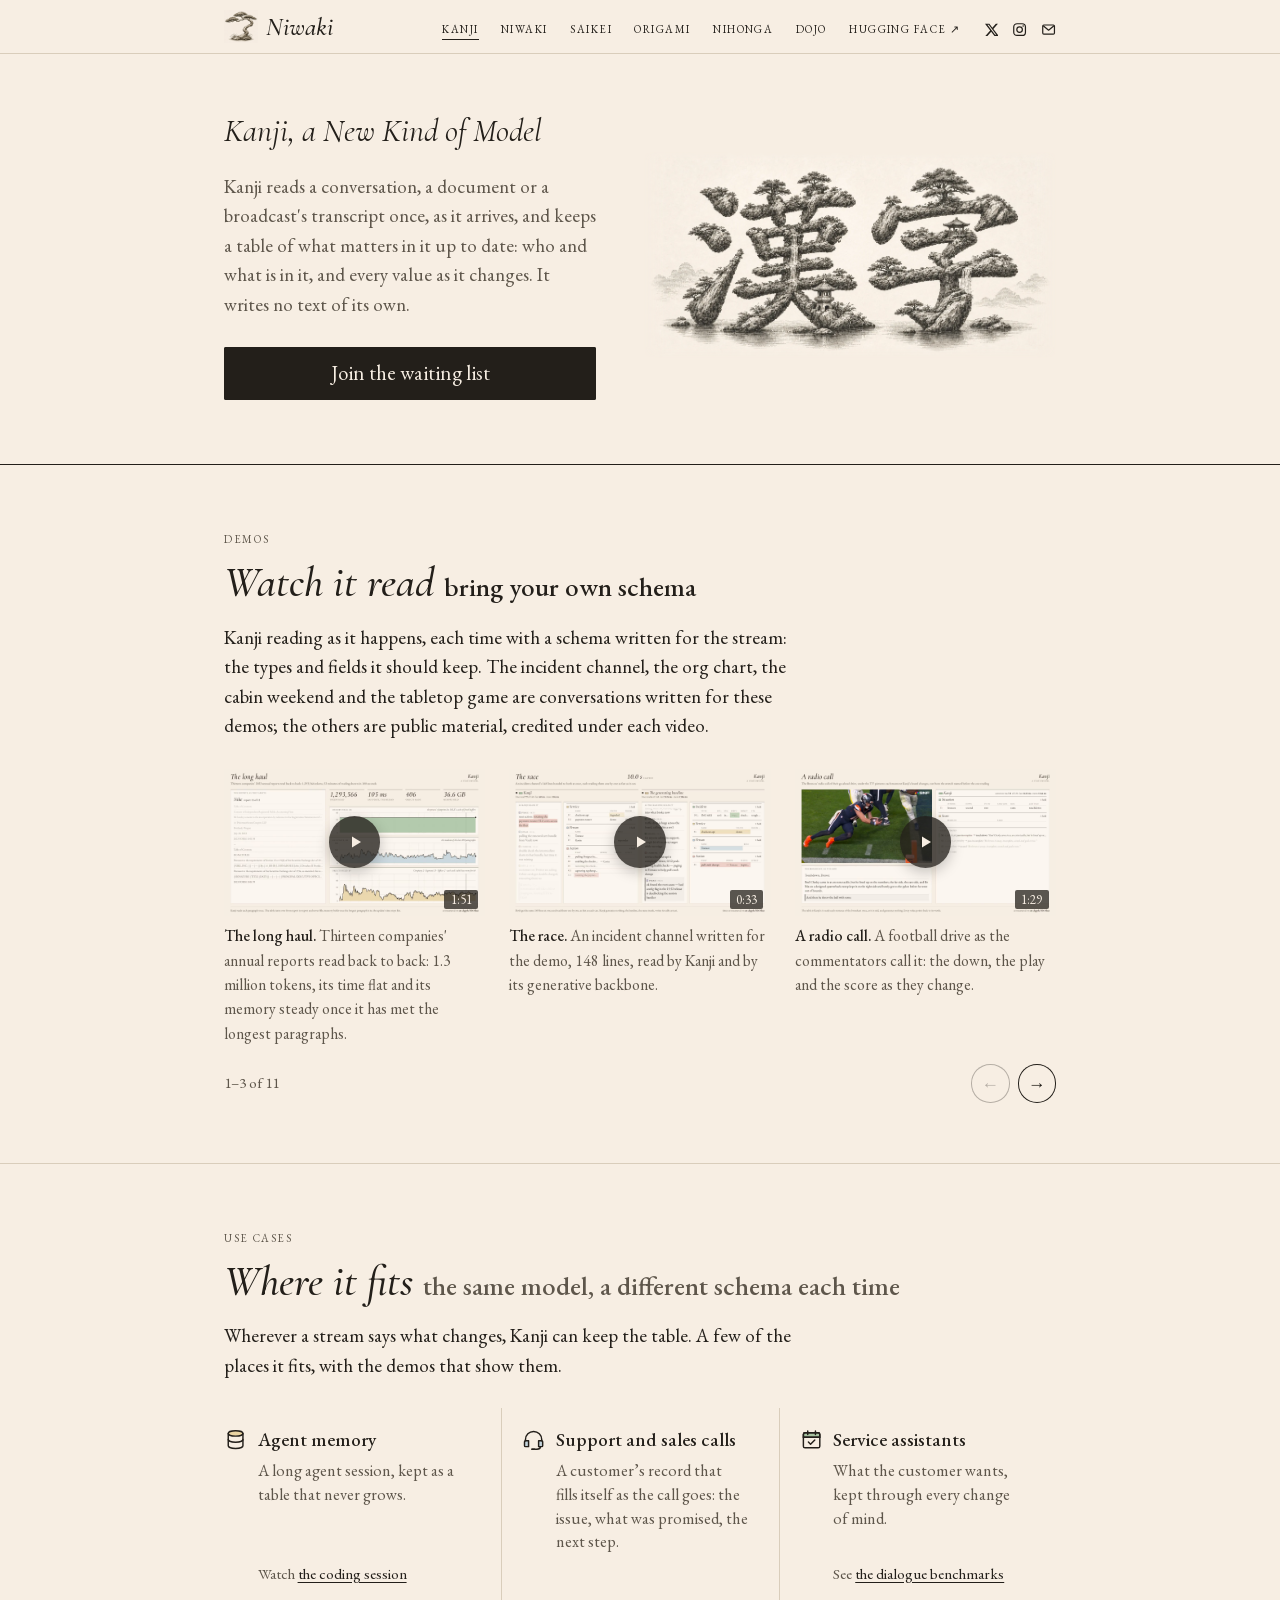
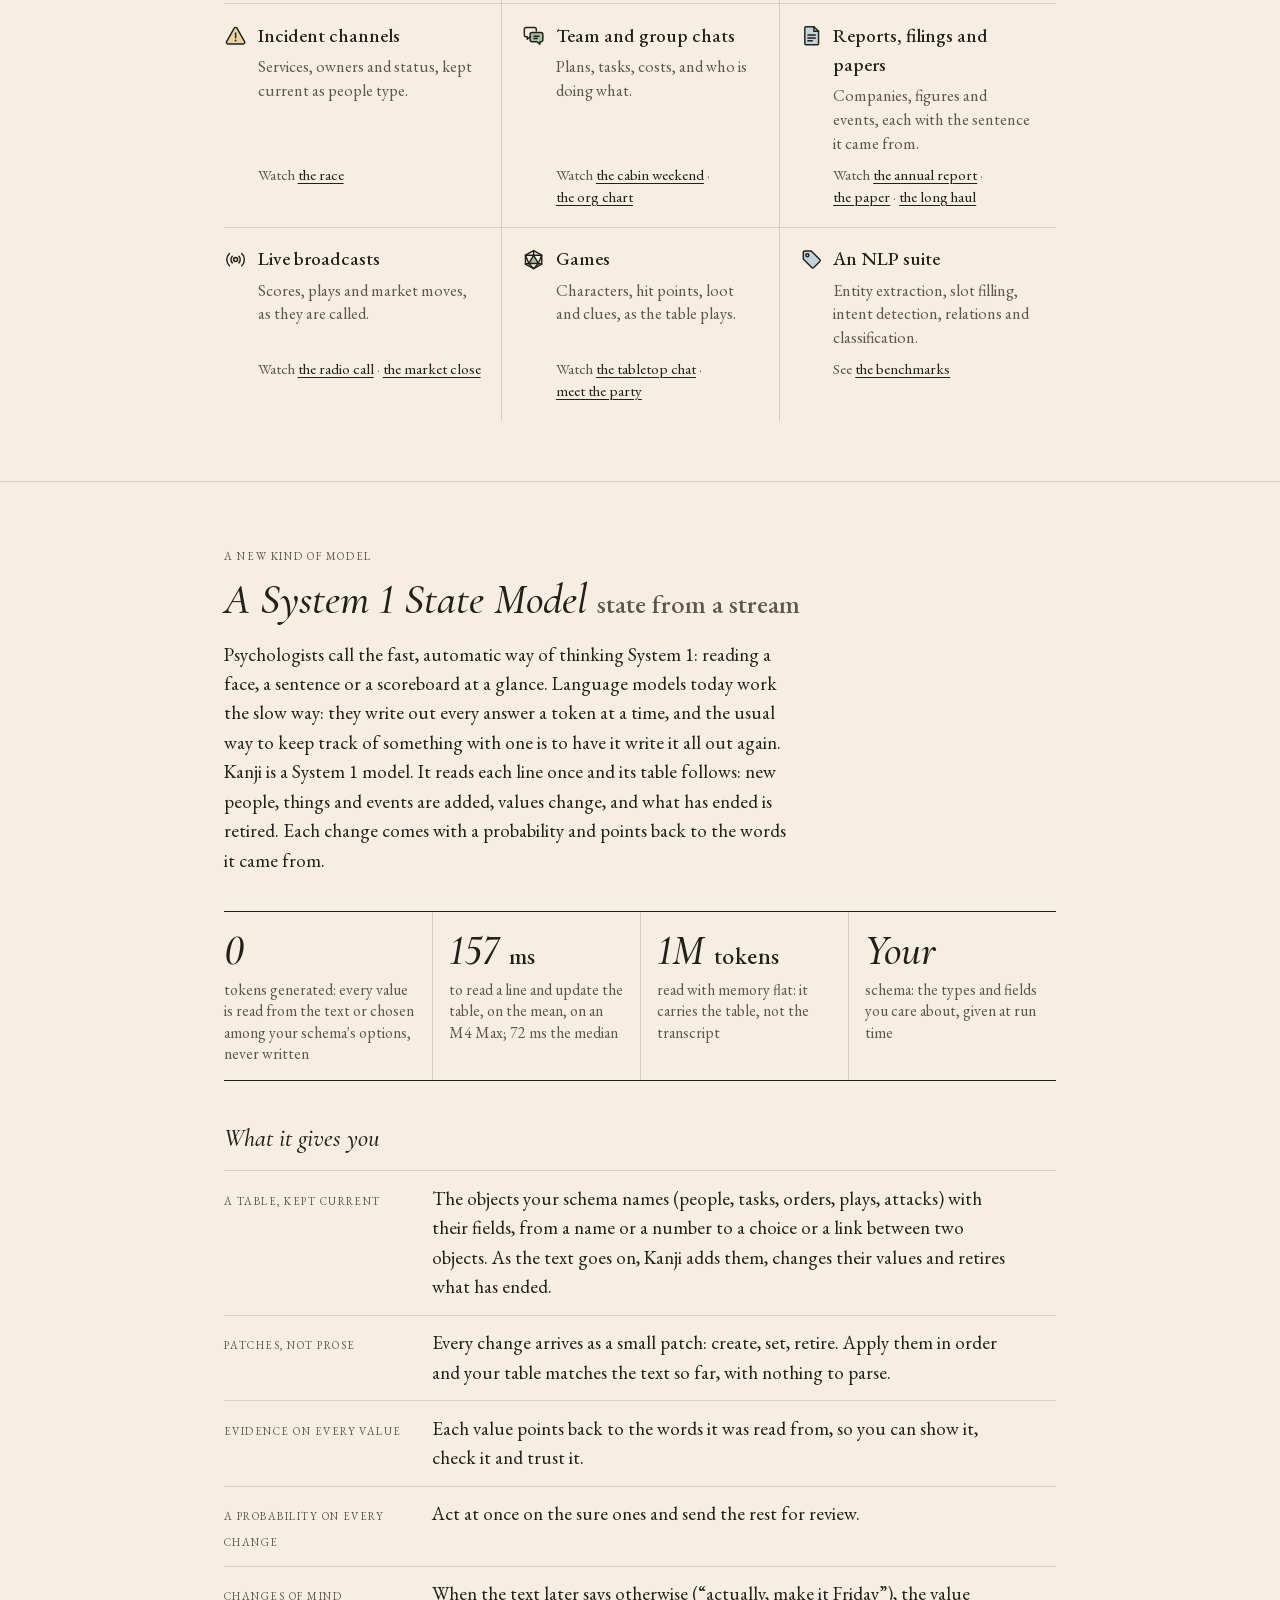
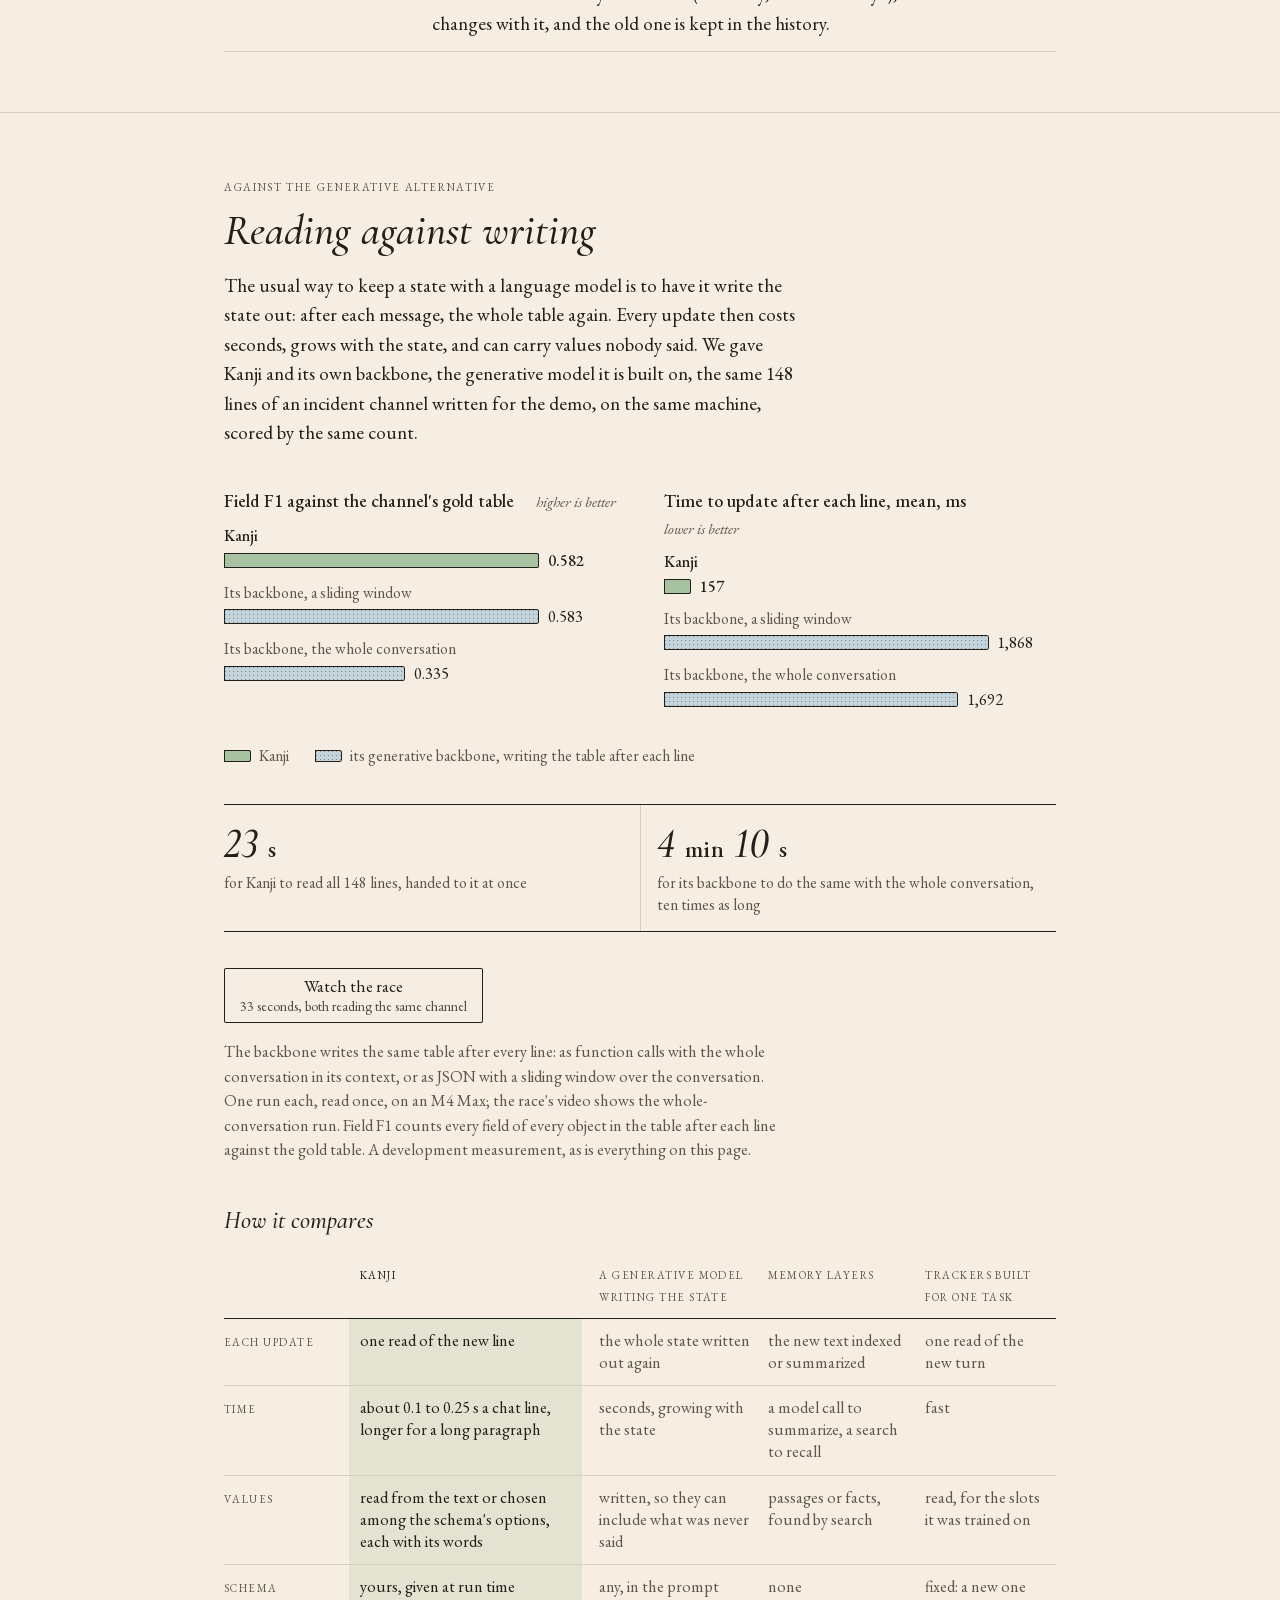
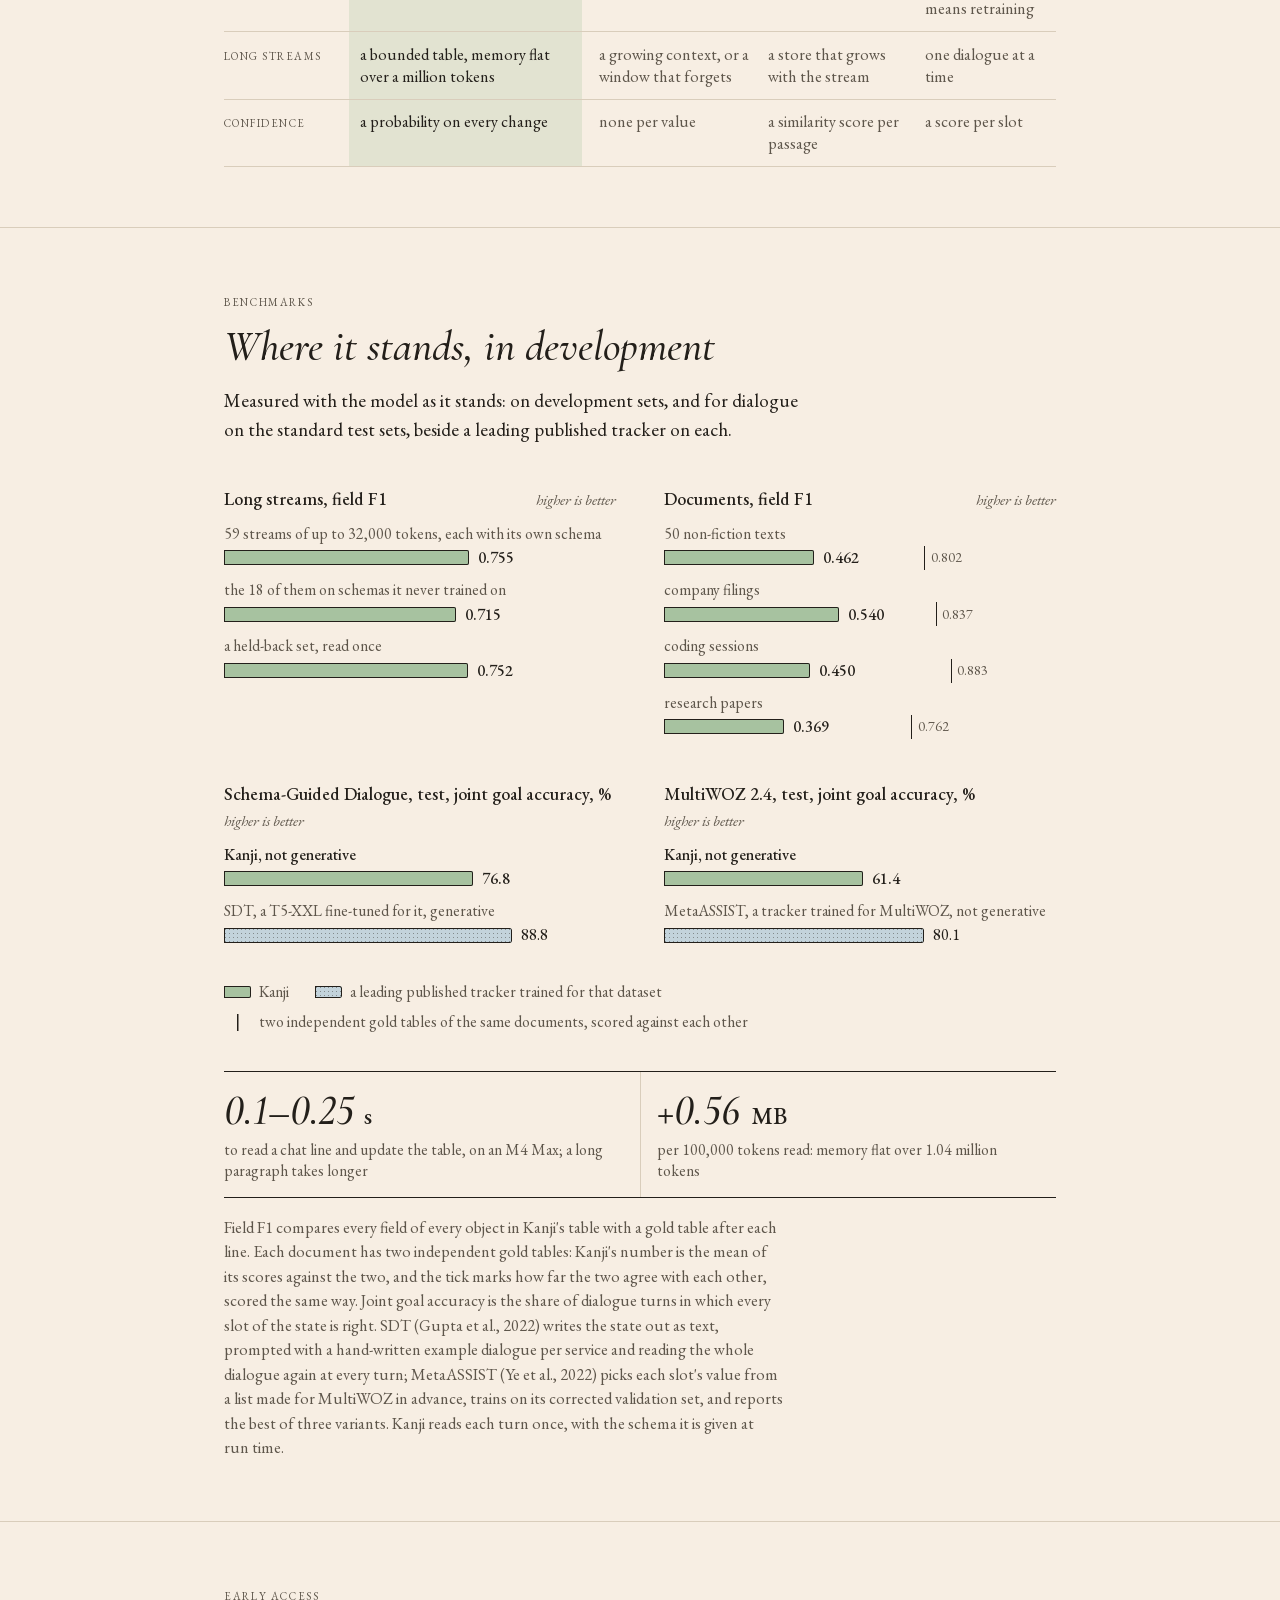
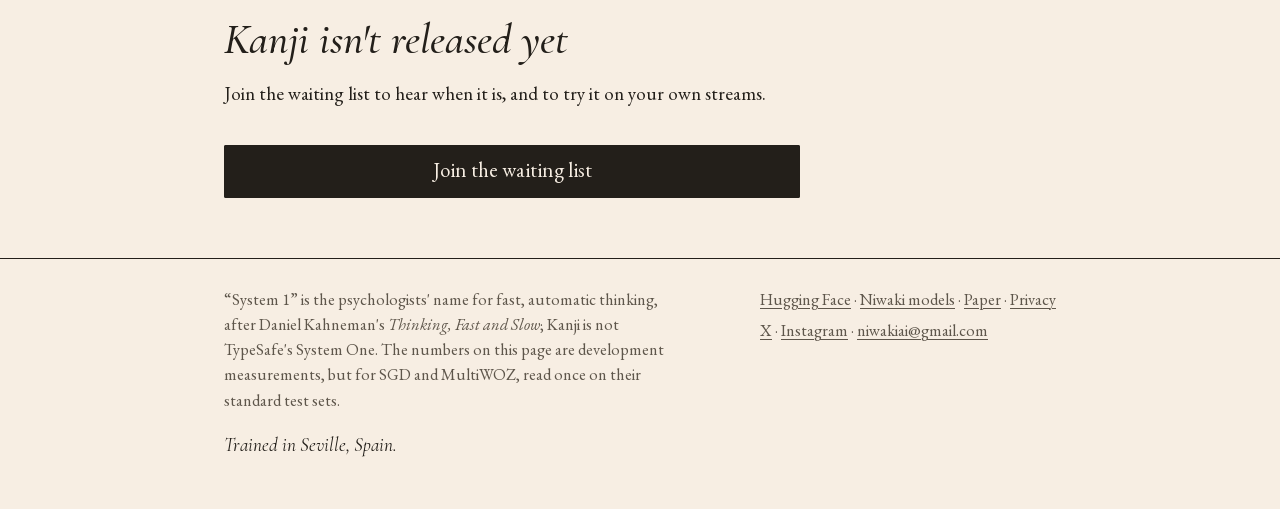
<file: index.html>
<!DOCTYPE html>
<html lang="en">
<head>
  <meta charset="utf-8">
  <meta name="viewport" content="width=device-width, initial-scale=1">
  <title>Kanji · Niwaki</title>
  <meta name="description" content="Kanji is a System 1 state model. It reads a conversation, a document or a broadcast's transcript once, as it arrives, and keeps a table of what it says up to date: every change with its probability and the words it came from, and no text generated.">
  <link rel="canonical" href="https://niwakiai.com/">
  <meta property="og:type" content="website">
  <meta property="og:title" content="Kanji · Niwaki">
  <meta property="og:description" content="A System 1 state model: one read of each line, a table kept current, every value pointing back to its words, and no text generated. Against its own generative backbone writing the same table: as accurate as its best set-up, in a twelfth of the time.">
  <meta property="og:url" content="https://niwakiai.com/">
  <meta property="og:image" content="https://niwakiai.com/assets/og-kanji.jpg">
  <meta name="twitter:card" content="summary_large_image">
  <meta name="twitter:site" content="@NiwakiAI">
  <meta name="theme-color" content="#F7EEE3">
  <link rel="icon" type="image/png" sizes="32x32" href="assets/favicon-32.png?v=2">
  <link rel="icon" type="image/png" sizes="64x64" href="assets/favicon-64.png?v=2">
  <link rel="apple-touch-icon" href="assets/apple-touch-icon.png?v=2">
  <link rel="stylesheet" href="style.css">
  <link rel="stylesheet" href="kanji/kanji.css">
  <!-- for search engines: the site's name, and the accounts that are its own -->
  <script type="application/ld+json">
  {
    "@context": "https://schema.org",
    "@graph": [
      {
        "@type": "Organization",
        "@id": "https://niwakiai.com/#organization",
        "name": "Niwaki",
        "url": "https://niwakiai.com/",
        "logo": "https://niwakiai.com/assets/apple-touch-icon.png",
        "sameAs": ["https://x.com/NiwakiAI", "https://www.instagram.com/niwakiai"]
      },
      {
        "@type": "WebSite",
        "@id": "https://niwakiai.com/#website",
        "name": "Niwaki",
        "url": "https://niwakiai.com/",
        "publisher": { "@id": "https://niwakiai.com/#organization" }
      }
    ]
  }
  </script>
</head>
<body>

<header class="top">
  <div class="wrap">
  <nav class="nav" aria-label="Site">
    <a class="mark" href="./"><img src="assets/logo.png" width="168" height="168" alt="">Niwaki</a>
    <ul>
      <li><a href="./" aria-current="page">Kanji</a></li>
      <li><a href="niwaki/">Niwaki</a></li>
      <li><a href="saikei/">Saikei</a></li>
      <li><a href="origami/">Origami</a></li>
      <li><a href="nihonga/">Nihonga</a></li>
      <li><a href="dojo/">Dojo</a></li>
      <li class="ext"><a href="https://huggingface.co/neopolita">Hugging Face ↗</a></li>
    </ul>
    <div class="social"><a href="https://x.com/NiwakiAI" aria-label="Niwaki on X" title="Niwaki on X"><svg viewBox="0 0 24 24" aria-hidden="true" focusable="false"><path fill="currentColor" d="M18.901 1.153h3.68l-8.04 9.19L24 22.846h-7.406l-5.8-7.584-6.638 7.584H.474l8.6-9.83L0 1.154h7.594l5.243 6.932ZM17.61 20.644h2.039L6.486 3.24H4.298Z"/></svg></a><a href="https://www.instagram.com/niwakiai" aria-label="Niwaki on Instagram" title="Niwaki on Instagram"><svg viewBox="0 0 24 24" aria-hidden="true" focusable="false"><rect x="2.75" y="2.75" width="18.5" height="18.5" rx="5.25" fill="none" stroke="currentColor" stroke-width="1.9"/><circle cx="12" cy="12" r="4.4" fill="none" stroke="currentColor" stroke-width="1.9"/><circle cx="17.6" cy="6.4" r="1.25" fill="currentColor"/></svg></a><a href="mailto:niwakiai@gmail.com" aria-label="Email niwakiai@gmail.com" title="niwakiai@gmail.com"><svg viewBox="0 0 24 24" aria-hidden="true" focusable="false"><rect x="2.75" y="4.75" width="18.5" height="14.5" rx="1.75" fill="none" stroke="currentColor" stroke-width="1.9"/><path d="m3.5 6 8.5 7 8.5-7" fill="none" stroke="currentColor" stroke-width="1.9" stroke-linejoin="round"/></svg></a></div>
  </nav>
  </div>
</header>

<main>
  <div class="wrap hero">
    <div class="lead">
      <p>Kanji, a New Kind of Model</p>
      <p>Kanji reads a conversation, a document or a broadcast's transcript once, as it arrives, and keeps a table of what matters in it up to date: who and what is in it, and every value as it changes. It writes no text of its own.</p>
      <ul class="get">
        <li><button type="button">Join the waiting list</button></li>
      </ul>
    </div>
    <figure class="tree plate-art">
      <picture>
        <source srcset="assets/kanji.webp" type="image/webp">
        <img src="assets/kanji.jpg" width="1774" height="887" alt="Engraving of the characters 漢字 drawn as islands of rock and bonsai, with waterfalls, a pagoda and a still lake below.">
      </picture>
    </figure>
  </div>

  <!-- ======================= demos (placeholders until chosen) ======================= -->
  <section id="demos" class="first" aria-labelledby="h-demos">
    <div class="wrap">
      <p class="eyebrow">Demos</p>
      <h2 id="h-demos"><span class="nb">Watch it read</span> <span class="sub byos">bring your own schema</span></h2>
      <p class="summary">Kanji reading as it happens, each time with a schema written for the stream: the types and fields it should keep. The incident channel, the org chart, the cabin weekend and the tabletop game are conversations written for these demos; the others are public material, credited under each video.</p>
      <div class="carousel" role="region" aria-roledescription="carousel" aria-label="Demo videos">
      <div class="reels">
        <figure class="reel">
          <button type="button" class="frame play" data-video="haul" data-src="kanji/haul-counts.mp4" data-source="https://huggingface.co/datasets/alea-institute/kl3m-data-edgar-10-k" data-source-what="Original reports" data-source-title="KL3M Data: EDGAR 10-K" data-source-by=", ALEA Institute, under " data-source-licence="CC BY 4.0" data-source-licence-url="https://creativecommons.org/licenses/by/4.0/" aria-label="Play The long haul, 1 minute 51 seconds">
            <img src="kanji/haul-counts.jpg" width="1280" height="720" alt="" loading="lazy"><span class="len">1:51</span>
          </button>
          <figcaption><b>The long haul.</b> Thirteen companies' annual reports read back to back: 1.3 million tokens, its time flat and its memory steady once it has met the longest paragraphs.</figcaption>
        </figure>
        <figure class="reel">
          <button type="button" class="frame play" data-video="race" data-src="kanji/race-duel.mp4" aria-label="Play The race, 33 seconds">
            <img src="kanji/race-duel.jpg" width="1280" height="720" alt="" loading="lazy"><span class="len">0:33</span>
          </button>
          <figcaption><b>The race.</b> An incident channel written for the demo, 148 lines, read by Kanji and by its generative backbone.</figcaption>
        </figure>
        <figure class="reel">
          <button type="button" class="frame play" data-video="radio" data-src="kanji/radio-drive.mp4" data-source="https://www.youtube.com/watch?v=HZlAgm08jBo&amp;t=1140s" data-source-title="Broncos Radio Broadcast of the Rams-Broncos Ending | 2026 NFL" data-source-by=", on YouTube" aria-label="Play A radio call, 1 minute 29 seconds">
            <img src="kanji/radio-drive.jpg" width="1280" height="720" alt="" loading="lazy"><span class="len">1:29</span>
          </button>
          <figcaption><b>A radio call.</b> A football drive as the commentators call it: the down, the play and the score as they change.</figcaption>
        </figure>
        <figure class="reel">
          <button type="button" class="frame play" data-video="party" data-src="kanji/meet-the-party.mp4" data-source="https://www.youtube.com/watch?v=jL1xWl7udUk" data-source-title="D&amp;D Forgotten Realms Official One Shot - Adventures in Faerûn w/ Dungeon Master Aabria Iyengar" data-source-by=", the official D&amp;D channel on YouTube" aria-label="Play Meet the party, 2 minutes 30 seconds">
            <img src="kanji/meet-the-party.jpg" width="1280" height="720" alt="" loading="lazy"><span class="len">2:30</span>
          </button>
          <figcaption><b>Meet the party.</b> A live Dungeons &amp; Dragons game's opening: each character's race, class and level, their gear and the place, as the players introduce them.</figcaption>
        </figure>
        <figure class="reel">
          <button type="button" class="frame play" data-video="orgchart" data-src="kanji/orgchart.mp4" aria-label="Play An org chart, 2 minutes 52 seconds">
            <img src="kanji/orgchart.jpg" width="1280" height="720" alt="" loading="lazy"><span class="len">2:52</span>
          </button>
          <figcaption><b>An org chart.</b> A hospital group's new data team planned in a Slack thread: who reports to whom, drawn as the thread decides it.</figcaption>
        </figure>
        <figure class="reel">
          <button type="button" class="frame play" data-video="rpg" data-src="kanji/tabletop-chat.mp4" aria-label="Play A tabletop game chat, 2 minutes 56 seconds">
            <img src="kanji/tabletop-chat.jpg" width="1280" height="720" alt="" loading="lazy"><span class="len">2:56</span>
          </button>
          <figcaption><b>A tabletop game chat.</b> A game master and four players on Discord, voiced, storming a sea fort: each attack, and how the characters stand. Read by a variant trained on more tabletop games.</figcaption>
        </figure>
        <figure class="reel">
          <button type="button" class="frame play" data-video="close" data-src="kanji/market-close.mp4" data-source="https://www.youtube.com/watch?v=zxYpKR-9Nq0&amp;t=104s" data-source-title="S&amp;P 500 Hits Record as Inflation Cools | Closing Bell" data-source-by=", Bloomberg Television on YouTube" aria-label="Play The market close, 1 minute 50 seconds">
            <img src="kanji/market-close.jpg" width="1280" height="720" alt="" loading="lazy"><span class="len">1:50</span>
          </button>
          <figcaption><b>The market close.</b> A financial news show at the close: the indices, the record highs and an earnings report, with their numbers.</figcaption>
        </figure>
        <figure class="reel">
          <button type="button" class="frame play" data-video="coding" data-src="kanji/coding-session.mp4" data-source="https://huggingface.co/datasets/nebius/SWE-rebench-openhands-trajectories" data-source-what="Original session" data-source-title="SWE-rebench OpenHands trajectories" data-source-by=", Nebius, under " data-source-licence="CC BY 4.0" data-source-licence-url="https://creativecommons.org/licenses/by/4.0/" aria-label="Play A coding agent's session, 2 minutes 36 seconds">
            <img src="kanji/coding-session.jpg" width="1280" height="720" alt="" loading="lazy"><span class="len">2:36</span>
          </button>
          <figcaption><b>A coding agent's session.</b> An agent fixing a library's Spanish numbers, step by step: the issue, the files it reads and writes, the commands it runs.</figcaption>
        </figure>
        <figure class="reel">
          <button type="button" class="frame play" data-video="cabin" data-src="kanji/cabin-weekend.mp4" aria-label="Play A cabin weekend, 3 minutes">
            <img src="kanji/cabin-weekend.jpg" width="1280" height="720" alt="" loading="lazy"><span class="len">3:00</span>
          </button>
          <figcaption><b>A cabin weekend.</b> Four friends planning a trip in a group chat, read against a schema typed on the spot: the bookings, their costs, who pays, the to-dos.</figcaption>
        </figure>
        <figure class="reel">
          <button type="button" class="frame play" data-video="paper" data-src="kanji/mixtral-paper.mp4" data-source="https://arxiv.org/abs/2401.04088" data-source-what="Original paper" data-source-title="Mixtral of Experts" data-source-by=", Albert Q. Jiang et al. (Mistral AI, 2024), on arXiv, under " data-source-licence="CC BY 4.0" data-source-licence-url="https://creativecommons.org/licenses/by/4.0/" aria-label="Play A research paper, 2 minutes 15 seconds">
            <img src="kanji/mixtral-paper.jpg" width="1280" height="720" alt="" loading="lazy"><span class="len">2:15</span>
          </button>
          <figcaption><b>A research paper.</b> Mixtral of Experts, read paragraph by paragraph: each model in its tables, with its scores.</figcaption>
        </figure>
        <figure class="reel">
          <button type="button" class="frame play" data-video="filing" data-src="kanji/nvidia-filing.mp4" data-source="https://huggingface.co/datasets/alea-institute/kl3m-data-edgar-10-k" data-source-what="Original report" data-source-title="KL3M Data: EDGAR 10-K" data-source-by=", ALEA Institute, under " data-source-licence="CC BY 4.0" data-source-licence-url="https://creativecommons.org/licenses/by/4.0/" aria-label="Play A company's annual report, 2 minutes 50 seconds">
            <img src="kanji/nvidia-filing.jpg" width="1280" height="720" alt="" loading="lazy"><span class="len">2:50</span>
          </button>
          <figcaption><b>A company's annual report.</b> NVIDIA's 10-K for fiscal 2023: its segments and financial metrics, and how each changed.</figcaption>
        </figure>
      </div>
      <div class="carousel-nav">
        <span class="count" aria-live="polite"></span>
        <button type="button" class="prev" aria-label="Previous videos">←</button>
        <button type="button" class="next" aria-label="Next videos">→</button>
      </div>
      </div>
    </div>
  </section>

  <!-- ======================= where it fits: use cases, each with the demo that shows it ======================= -->
  <section id="uses" aria-labelledby="h-uses">
    <div class="wrap">
      <p class="eyebrow">Use cases</p>
      <h2 id="h-uses"><span class="nb">Where it fits</span> <span class="sub">the same model, a different schema each time</span></h2>
      <p class="summary">Wherever a stream says what changes, Kanji can keep the table. A few of the places it fits, with the demos that show them.</p>
      <ul class="uses">
        <li><svg class="ic" viewBox="0 0 24 24" aria-hidden="true" focusable="false"><ellipse class="ochre" cx="12" cy="5.6" rx="7.6" ry="2.8"/><path d="M4.4 5.6v12.8c0 1.55 3.4 2.8 7.6 2.8s7.6-1.25 7.6-2.8V5.6"/><path d="M4.4 12c0 1.55 3.4 2.8 7.6 2.8s7.6-1.25 7.6-2.8"/></svg><div class="what"><b>Agent memory</b><p>A long agent session, kept as a table that never grows.</p></div><p class="watch">Watch <button type="button" data-open-video="coding">the coding session</button></p></li>
        <li><svg class="ic" viewBox="0 0 24 24" aria-hidden="true" focusable="false"><path class="mist" d="M3.6 13.2h3.2v6.1H3.6a1 1 0 0 1-1-1v-4.1a1 1 0 0 1 1-1zM17.2 13.2h3.2a1 1 0 0 1 1 1v4.1a1 1 0 0 1-1 1h-3.2z"/><path d="M3.6 13.2V12a8.4 8.4 0 0 1 16.8 0v1.2"/><path d="M19 19.3c0 1.6-1.6 2.6-3.6 2.6h-2.3"/><path class="ink" d="M10.4 20.9h2.8v2h-2.8a1 1 0 0 1 0-2z"/></svg><div class="what"><b>Support and sales calls</b><p>A customer’s record that fills itself as the call goes: the issue, what was promised, the next step.</p></div></li>
        <li><svg class="ic" viewBox="0 0 24 24" aria-hidden="true" focusable="false"><path class="pine" d="M5.2 5h13.6a1.7 1.7 0 0 1 1.7 1.7v2.8h-17V6.7A1.7 1.7 0 0 1 5.2 5z"/><rect x="3.5" y="5" width="17" height="15.5" rx="1.7"/><path d="M3.5 9.5h17M8 3.2v3.6M16 3.2v3.6"/><path d="M8.7 14.6l2.2 2.2 4.4-4.4"/></svg><div class="what"><b>Service assistants</b><p>What the customer wants, kept through every change of mind.</p></div><p class="watch">See <a href="#benchmarks">the dialogue benchmarks</a></p></li>
        <li><svg class="ic" viewBox="0 0 24 24" aria-hidden="true" focusable="false"><path class="ochre" d="M10.6 4.3a1.6 1.6 0 0 1 2.8 0l7.9 14a1.6 1.6 0 0 1-1.4 2.4H4.1a1.6 1.6 0 0 1-1.4-2.4z"/><path d="M12 9.4v4.8"/><circle class="ink" cx="12" cy="17.1" r="1"/></svg><div class="what"><b>Incident channels</b><p>Services, owners and status, kept current as people type.</p></div><p class="watch">Watch <button type="button" data-open-video="race">the race</button></p></li>
        <li><svg class="ic" viewBox="0 0 24 24" aria-hidden="true" focusable="false"><path d="M14.8 7.2V5.6a2 2 0 0 0-2-2H4.4a2 2 0 0 0-2 2v5.6a2 2 0 0 0 2 2h1v2.6l2.9-2.6"/><path class="pine" d="M10.4 8.9h9.2a2 2 0 0 1 2 2v5.4a2 2 0 0 1-2 2h-1.1v2.7l-3-2.7h-5.1a2 2 0 0 1-2-2v-5.4a2 2 0 0 1 2-2z"/><path d="M12.4 12.6h5.2M12.4 15h3.4"/></svg><div class="what"><b>Team and group chats</b><p>Plans, tasks, costs, and who is doing what.</p></div><p class="watch">Watch <span class="nw"><button type="button" data-open-video="cabin">the cabin weekend</button>&nbsp;·</span> <button type="button" data-open-video="orgchart">the org chart</button></p></li>
        <li><svg class="ic" viewBox="0 0 24 24" aria-hidden="true" focusable="false"><path class="mist" d="M6.2 2.8h8.2l4.8 4.8v12.6a1.2 1.2 0 0 1-1.2 1.2H6.2A1.2 1.2 0 0 1 5 20.2V4a1.2 1.2 0 0 1 1.2-1.2z"/><path d="M14.4 2.8v4.8h4.8"/><path d="M8.2 11.4h7.6M8.2 14.4h7.6M8.2 17.4h4.6"/></svg><div class="what"><b>Reports, filings and papers</b><p>Companies, figures and events, each with the sentence it came from.</p></div><p class="watch">Watch <span class="nw"><button type="button" data-open-video="filing">the annual report</button>&nbsp;·</span> <span class="nw"><button type="button" data-open-video="paper">the paper</button>&nbsp;·</span> <button type="button" data-open-video="haul">the long haul</button></p></li>
        <li><svg class="ic" viewBox="0 0 24 24" aria-hidden="true" focusable="false"><circle class="ochre" cx="12" cy="12" r="2.1"/><path d="M8.6 8.6a4.8 4.8 0 0 0 0 6.8M15.4 8.6a4.8 4.8 0 0 1 0 6.8M5.6 5.6a9 9 0 0 0 0 12.8M18.4 5.6a9 9 0 0 1 0 12.8"/></svg><div class="what"><b>Live broadcasts</b><p>Scores, plays and market moves, as they are called.</p></div><p class="watch">Watch <span class="nw"><button type="button" data-open-video="radio">the radio call</button>&nbsp;·</span> <button type="button" data-open-video="close">the market close</button></p></li>
        <li><svg class="ic" viewBox="0 0 24 24" aria-hidden="true" focusable="false"><path class="pine" d="M12 7.6l4.9 8.4H7.1z"/><path d="M12 2.6l8.4 4.8v9.2L12 21.4l-8.4-4.8V7.4z"/><path d="M12 2.6v5M3.6 7.4l3.5 8.6M20.4 7.4l-3.5 8.6M7.1 16 12 21.4l4.9-5.4M3.6 16.6l3.5-.6M20.4 16.6l-3.5-.6M3.6 7.4 12 7.6l8.4-.2"/></svg><div class="what"><b>Games</b><p>Characters, hit points, loot and clues, as the table plays.</p></div><p class="watch">Watch <span class="nw"><button type="button" data-open-video="rpg">the tabletop chat</button>&nbsp;·</span> <button type="button" data-open-video="party">meet the party</button></p></li>
        <li><svg class="ic" viewBox="0 0 24 24" aria-hidden="true" focusable="false"><path class="mist" d="M3.4 4.6v6.2c0 .4.16.78.44 1.06l8.3 8.3a1.5 1.5 0 0 0 2.12 0l6.2-6.2a1.5 1.5 0 0 0 0-2.12l-8.3-8.3A1.5 1.5 0 0 0 11.1 3.1H4.9a1.5 1.5 0 0 0-1.5 1.5z"/><circle cx="7.6" cy="7.6" r="1.6"/></svg><div class="what"><b>An NLP suite</b><p>Entity extraction, slot filling, intent detection, relations and classification.</p></div><p class="watch">See <a href="#benchmarks">the benchmarks</a></p></li>
      </ul>
    </div>
  </section>

  <!-- ======================= what it is ======================= -->
  <section id="what" aria-labelledby="h-what">
    <div class="wrap">
      <p class="eyebrow">A new kind of model</p>
      <h2 id="h-what"><span class="nb">A System 1 State Model</span> <span class="sub">state from a stream</span></h2>
      <p class="summary">Psychologists call the fast, automatic way of thinking System 1: reading a face, a sentence or a scoreboard at a glance. Language models today work the slow way: they write out every answer a token at a time, and the usual way to keep track of something with one is to have it write it all out again. Kanji is a System 1 model. It reads each line once and its table follows: new people, things and events are added, values change, and what has ended is retired. Each change comes with a probability and points back to the words it came from.</p>

      <ul class="figures">
        <li><span class="n">0</span><span class="c">tokens generated: every value is read from the text or chosen among your schema's options, never written</span></li>
        <li><span class="n">157 <small>ms</small></span><span class="c">to read a line and update the table, on the mean, on an M4 Max; 72&nbsp;ms the median</span></li>
        <li><span class="n">1M <small>tokens</small></span><span class="c">read with memory flat: it carries the table, not the transcript</span></li>
        <li><span class="n">Your</span><span class="c">schema: the types and fields you care about, given at run time</span></li>
      </ul>

      <h3>What it gives you</h3>
      <dl class="facts">
        <div><dt>A table, kept current</dt><dd>The objects your schema names (people, tasks, orders, plays, attacks) with their fields, from a name or a number to a choice or a link between two objects. As the text goes on, Kanji adds them, changes their values and retires what has ended.</dd></div>
        <div><dt>Patches, not prose</dt><dd>Every change arrives as a small patch: create, set, retire. Apply them in order and your table matches the text so far, with nothing to parse.</dd></div>
        <div><dt>Evidence on every value</dt><dd>Each value points back to the words it was read from, so you can show it, check it and trust it.</dd></div>
        <div><dt>A probability on every change</dt><dd>Act at once on the sure ones and send the rest for review.</dd></div>
        <div><dt>Changes of mind</dt><dd>When the text later says otherwise (“actually, make it Friday”), the value changes with it, and the old one is kept in the history.</dd></div>
      </dl>
    </div>
  </section>

  <!-- ======================= against the generative alternative ======================= -->
  <section id="writing" aria-labelledby="h-writing">
    <div class="wrap">
      <p class="eyebrow">Against the generative alternative</p>
      <h2 id="h-writing">Reading against writing</h2>
      <p class="summary">The usual way to keep a state with a language model is to have it write the state out: after each message, the whole table again. Every update then costs seconds, grows with the state, and can carry values nobody said. We gave Kanji and its own backbone, the generative model it is built on, the same 148 lines of an incident channel written for the demo, on the same machine, scored by the same count.</p>

      <div class="charts">
        <figure class="chart">
          <figcaption><b>Field F1 against the channel's gold table</b><i>higher is better</i></figcaption>
          <ol class="bars" style="--max:0.6">
            <li class="solid" style="--v:0.582;--i:0"><span class="name">Kanji</span><span class="track"><span class="bar"></span><span class="val">0.582</span></span></li>
            <li class="open" style="--v:0.583;--i:1"><span class="name">Its backbone, a sliding window</span><span class="track"><span class="bar"></span><span class="val">0.583</span></span></li>
            <li class="open" style="--v:0.335;--i:2"><span class="name">Its backbone, the whole conversation</span><span class="track"><span class="bar"></span><span class="val">0.335</span></span></li>
          </ol>
        </figure>

        <figure class="chart">
          <figcaption><b>Time to update after each line, mean, ms</b><i>lower is better</i></figcaption>
          <ol class="bars" style="--max:1868">
            <li class="solid" style="--v:157;--i:0"><span class="name">Kanji</span><span class="track"><span class="bar"></span><span class="val">157</span></span></li>
            <li class="open" style="--v:1868;--i:1"><span class="name">Its backbone, a sliding window</span><span class="track"><span class="bar"></span><span class="val">1,868</span></span></li>
            <li class="open" style="--v:1692;--i:2"><span class="name">Its backbone, the whole conversation</span><span class="track"><span class="bar"></span><span class="val">1,692</span></span></li>
          </ol>
        </figure>
      </div>

      <ul class="key" aria-label="Legend">
        <li><span class="solid"></span>Kanji</li>
        <li><span class="open"></span>its generative backbone, writing the table after each line</li>
      </ul>

      <ul class="figures two">
        <li><span class="n">23 <small>s</small></span><span class="c">for Kanji to read all 148 lines, handed to it at once</span></li>
        <li><span class="n">4 <small>min</small> 10 <small>s</small></span><span class="c">for its backbone to do the same with the whole conversation, ten times as long</span></li>
      </ul>

      <ul class="get">
        <li><button type="button" class="ghost" data-open-video="race">Watch the race<small>33 seconds, both reading the same channel</small></button></li>
      </ul>

      <p class="note">The backbone writes the same table after every line: as function calls with the whole conversation in its context, or as JSON with a sliding window over the conversation. One run each, read once, on an M4 Max; the race's video shows the whole-conversation run. Field F1 counts every field of every object in the table after each line against the gold table. A development measurement, as is everything on this page.</p>

      <h3>How it compares</h3>
      <div class="compare-scroll">
        <table class="compare">
          <thead>
            <tr><th></th><th class="us">Kanji</th><th>A generative model writing the state</th><th>Memory layers</th><th>Trackers built for one task</th></tr>
          </thead>
          <tbody>
            <tr><th>Each update</th><td class="us">one read of the new line</td><td>the whole state written out again</td><td>the new text indexed or summarized</td><td>one read of the new turn</td></tr>
            <tr><th>Time</th><td class="us">about 0.1 to 0.25&nbsp;s a chat line, longer for a long paragraph</td><td>seconds, growing with the state</td><td>a model call to summarize, a search to recall</td><td>fast</td></tr>
            <tr><th>Values</th><td class="us">read from the text or chosen among the schema's options, each with its words</td><td>written, so they can include what was never said</td><td>passages or facts, found by search</td><td>read, for the slots it was trained on</td></tr>
            <tr><th>Schema</th><td class="us">yours, given at run time</td><td>any, in the prompt</td><td>none</td><td>fixed: a new one means retraining</td></tr>
            <tr><th>Long streams</th><td class="us">a bounded table, memory flat over a million tokens</td><td>a growing context, or a window that forgets</td><td>a store that grows with the stream</td><td>one dialogue at a time</td></tr>
            <tr><th>Confidence</th><td class="us">a probability on every change</td><td>none per value</td><td>a similarity score per passage</td><td>a score per slot</td></tr>
          </tbody>
        </table>
      </div>
    </div>
  </section>

  <!-- ======================= benchmarks ======================= -->
  <section id="benchmarks" aria-labelledby="h-bench">
    <div class="wrap">
      <p class="eyebrow">Benchmarks</p>
      <h2 id="h-bench">Where it stands, in development</h2>
      <p class="summary">Measured with the model as it stands: on development sets, and for dialogue on the standard test sets, beside a leading published tracker on each.</p>

      <div class="charts">
        <figure class="chart">
          <figcaption><b>Long streams, field F1</b><i>higher is better</i></figcaption>
          <ol class="bars one" style="--max:1">
            <li class="solid" style="--v:0.755;--i:0"><span class="name">59 streams of up to 32,000 tokens, each with its own schema</span><span class="track"><span class="bar"></span><span class="val">0.755</span></span></li>
            <li class="solid" style="--v:0.715;--i:1"><span class="name">the 18 of them on schemas it never trained on</span><span class="track"><span class="bar"></span><span class="val">0.715</span></span></li>
            <li class="solid" style="--v:0.752;--i:2"><span class="name">a held-back set, read once</span><span class="track"><span class="bar"></span><span class="val">0.752</span></span></li>
          </ol>
        </figure>

        <figure class="chart">
          <figcaption><b>Documents, field F1</b><i>higher is better</i></figcaption>
          <ol class="bars one" style="--max:1">
            <li class="solid ref" style="--v:0.462;--h:0.802;--i:0"><span class="name">50 non-fiction texts</span><span class="track"><span class="bar"></span><span class="val">0.462</span><span class="agree"><span class="sr">; its two independent gold tables agree at </span><span class="n">0.802</span></span></span></li>
            <li class="solid ref" style="--v:0.540;--h:0.837;--i:1"><span class="name">company filings</span><span class="track"><span class="bar"></span><span class="val">0.540</span><span class="agree"><span class="sr">; its two independent gold tables agree at </span><span class="n">0.837</span></span></span></li>
            <li class="solid ref" style="--v:0.450;--h:0.883;--i:2"><span class="name">coding sessions</span><span class="track"><span class="bar"></span><span class="val">0.450</span><span class="agree"><span class="sr">; its two independent gold tables agree at </span><span class="n">0.883</span></span></span></li>
            <li class="solid ref" style="--v:0.369;--h:0.762;--i:3"><span class="name">research papers</span><span class="track"><span class="bar"></span><span class="val">0.369</span><span class="agree"><span class="sr">; its two independent gold tables agree at </span><span class="n">0.762</span></span></span></li>
          </ol>
        </figure>

        <figure class="chart">
          <figcaption><b>Schema-Guided Dialogue, test, joint goal accuracy,&nbsp;%</b><i>higher is better</i></figcaption>
          <ol class="bars" style="--max:100">
            <li class="solid" style="--v:76.8;--i:0"><span class="name">Kanji, not generative</span><span class="track"><span class="bar"></span><span class="val">76.8</span></span></li>
            <li class="open" style="--v:88.8;--i:1"><span class="name">SDT, a T5-XXL fine-tuned for it, generative</span><span class="track"><span class="bar"></span><span class="val">88.8</span></span></li>
          </ol>
        </figure>

        <figure class="chart">
          <figcaption><b>MultiWOZ 2.4, test, joint goal accuracy,&nbsp;%</b><i>higher is better</i></figcaption>
          <ol class="bars" style="--max:100">
            <li class="solid" style="--v:61.4;--i:0"><span class="name">Kanji, not generative</span><span class="track"><span class="bar"></span><span class="val">61.4</span></span></li>
            <li class="open" style="--v:80.1;--i:1"><span class="name">MetaASSIST, a tracker trained for MultiWOZ, not generative</span><span class="track"><span class="bar"></span><span class="val">80.1</span></span></li>
          </ol>
        </figure>
      </div>

      <ul class="key" aria-label="Legend">
        <li><span class="solid"></span>Kanji</li>
        <li><span class="open"></span>a leading published tracker trained for that dataset</li>
        <li><span class="agree"></span>two independent gold tables of the same documents, scored against each other</li>
      </ul>

      <ul class="figures two">
        <li><span class="n">0.1–0.25 <small>s</small></span><span class="c">to read a chat line and update the table, on an M4 Max; a long paragraph takes longer</span></li>
        <li><span class="n">+0.56 <small>MB</small></span><span class="c">per 100,000 tokens read: memory flat over 1.04 million tokens</span></li>
      </ul>

      <p class="note">Field F1 compares every field of every object in Kanji's table with a gold table after each line. Each document has two independent gold tables: Kanji's number is the mean of its scores against the two, and the tick marks how far the two agree with each other, scored the same way. Joint goal accuracy is the share of dialogue turns in which every slot of the state is right. SDT (Gupta et al., 2022) writes the state out as text, prompted with a hand-written example dialogue per service and reading the whole dialogue again at every turn; MetaASSIST (Ye et al., 2022) picks each slot's value from a list made for MultiWOZ in advance, trains on its corrected validation set, and reports the best of three variants. Kanji reads each turn once, with the schema it is given at run time.</p>
    </div>
  </section>

  <!-- ======================= the waiting list ======================= -->
  <section id="waitlist" aria-labelledby="h-waitlist">
    <div class="wrap">
      <p class="eyebrow">Early access</p>
      <h2 id="h-waitlist">Kanji isn't released yet</h2>
      <p class="summary">Join the waiting list to hear when it is, and to try it on your own streams.</p>
      <ul class="get big">
        <li><button type="button">Join the waiting list</button></li>
      </ul>
    </div>
  </section>
</main>

<!-- the demos' player: one video at a time over the page dimmed, an arrow on either side to the previous and next demo (in the
     carousel's order, round from the last to the first); a click anywhere outside the video, or Escape, closes it; under a video
     made from someone else's footage or text, a credit linking to the original -->
<dialog class="player" id="player" aria-label="Demo videos">
  <p class="title" aria-live="polite"></p>
  <p class="hint">Click outside the video to close</p>
  <button type="button" class="step prev" aria-label="Previous video">&larr;</button>
  <video controls playsinline preload="none"></video>
  <button type="button" class="step next" aria-label="Next video">&rarr;</button>
  <p class="source" hidden><span class="what">Original video</span>: <a class="original" target="_blank" rel="noopener"></a><span class="by"></span><a class="licence" target="_blank" rel="noopener license" hidden></a></p>
</dialog>

<!-- the waiting list's form: both "Join the waiting list" buttons open it; its ×, a click outside it, or Escape closes it. Where its
     answers go isn't set yet (WAITLIST_ENDPOINT in the script below): until it is, the form says so and sends nothing -->
<dialog class="signup" id="signup" aria-labelledby="signup-title">
  <div class="panel">
    <button type="button" class="close" aria-label="Close">&times;</button>
    <form class="signup-form">
      <h2 id="signup-title">Join the waiting list</h2>
      <p class="intro">We’ll write when Kanji is ready to try on your own streams.</p>
      <label><span>Email</span><input type="email" name="email" autocomplete="email" required></label>
      <label><span>Name</span><input type="text" name="name" autocomplete="name" required></label>
      <label><span>Company <i>optional</i></span><input type="text" name="company" autocomplete="organization"></label>
      <label><span>Role <i>optional</i></span><input type="text" name="role" autocomplete="organization-title"></label>
      <label class="consent"><input type="checkbox" name="consent" value="yes" required><span>I agree that Niwaki keeps these details to write to me about Kanji.</span></label>
      <div class="trap" aria-hidden="true"><input type="text" name="website" tabindex="-1" autocomplete="off"></div>
      <button type="submit" class="send">Join the waiting list</button>
      <p class="status" aria-live="polite"></p>
      <p class="privacy">Niwaki keeps these details only to write to you about Kanji, on your consent; Cloudflare stores them for us. You can see, correct or delete them, or withdraw your consent, at any time by writing to <a href="mailto:niwakiai@gmail.com">niwakiai@gmail.com</a>. <a href="privacy/">Privacy notice</a>.</p>
    </form>
    <div class="done" hidden>
      <h2>Thank you</h2>
      <p>You’re on the list. We’ll write when Kanji is ready to try.</p>
    </div>
  </div>
</dialog>

<footer>
  <div class="wrap">
    <p>“System 1” is the psychologists' name for fast, automatic thinking, after Daniel Kahneman's <i>Thinking, Fast and Slow</i>; Kanji is not TypeSafe's System One. The numbers on this page are development measurements, but for SGD and MultiWOZ, read once on their standard test sets.</p>
    <div class="links">
      <p><a href="https://huggingface.co/neopolita">Hugging Face</a> · <a href="niwaki/">Niwaki models</a> · <a href="paper/">Paper</a> · <a href="privacy/">Privacy</a></p>
      <p class="social"><a href="https://x.com/NiwakiAI">X</a> · <a href="https://www.instagram.com/niwakiai">Instagram</a> · <a href="mailto:niwakiai@gmail.com">niwakiai@gmail.com</a></p>
    </div>
    <p class="made">Trained in Seville, Spain.</p>
  </div>
</footer>

<script>
  // a carousel: the arrows move one tile along, are turned off at either end, and the count says which tiles are in view
  document.querySelectorAll(".carousel").forEach((carousel) => {
    const strip = carousel.querySelector(".reels"), tiles = [...strip.querySelectorAll(".reel")];
    const prev = carousel.querySelector(".prev"), next = carousel.querySelector(".next"), count = carousel.querySelector(".count");
    const step = () => tiles[0].getBoundingClientRect().width + parseFloat(getComputedStyle(strip).columnGap || "0");
    const update = () => {
      const first = Math.round(strip.scrollLeft / step()), shown = Math.max(1, Math.round((strip.clientWidth + 1) / step()));
      prev.disabled = strip.scrollLeft <= 2;
      next.disabled = strip.scrollLeft + strip.clientWidth >= strip.scrollWidth - 2;
      const last = Math.min(tiles.length, first + shown);
      count.textContent = last - first > 1 ? `${first + 1}–${last} of ${tiles.length}` : `${first + 1} of ${tiles.length}`;
    };
    prev.addEventListener("click", () => strip.scrollBy({ left: -step(), behavior: "smooth" }));
    next.addEventListener("click", () => strip.scrollBy({ left: step(), behavior: "smooth" }));
    strip.addEventListener("scroll", update, { passive: true });
    window.addEventListener("resize", update);
    update();
  });
  // the player: a tile (data-video) or another button naming one (data-open-video) opens it at that demo; its arrows go to the
  // previous and next demo in the carousel's order, round from the last to the first; closing it pauses the video and lets go of
  // its file, so that no demo keeps loading once it is closed
  const player = document.getElementById("player");
  if (player) {
    const video = player.querySelector("video"), title = player.querySelector(".title");
    const tiles = [...document.querySelectorAll(".reels [data-video]")];
    const demos = tiles.map((b) => ({
      name: b.dataset.video, src: b.dataset.src, poster: b.querySelector("img").getAttribute("src"),
      title: b.closest(".reel").querySelector("figcaption b").textContent.replace(/\.$/, ""),
      source: b.dataset.source, sourceWhat: b.dataset.sourceWhat, sourceTitle: b.dataset.sourceTitle, sourceBy: b.dataset.sourceBy,
      licence: b.dataset.sourceLicence, licenceUrl: b.dataset.sourceLicenceUrl,
    }));
    const source = player.querySelector(".source"), what = source.querySelector(".what"), link = source.querySelector(".original");
    const by = source.querySelector(".by"), licence = source.querySelector(".licence");
    // on a phone held upright (the page's 46rem breakpoint) each demo plays in its portrait version, <name>-portrait.mp4 beside
    // the landscape file, with its own poster; the carousel's tiles keep their landscape frames
    const upright = window.matchMedia("(max-width: 46rem) and (orientation: portrait)");
    const version = (demo) => upright.matches
      ? { src: demo.src.replace(/\.mp4$/, "-portrait.mp4"), poster: demo.poster.replace(/\.jpg$/, "-portrait.jpg") }
      : { src: demo.src, poster: demo.poster };
    let at = 0, shown = "";   // the demo the player holds, and which of its two versions
    const show = (i) => {
      at = (i + demos.length) % demos.length;
      const demo = demos[at], file = version(demo);
      shown = upright.matches ? "portrait" : "landscape";
      player.classList.toggle("portrait", upright.matches);
      video.poster = file.poster;
      video.src = file.src;
      title.textContent = `${demo.title} · ${at + 1} of ${demos.length}`;
      source.hidden = !demo.source;   // a credit for a video made from someone else's footage or text, under it
      if (demo.source) {
        what.textContent = demo.sourceWhat || "Original video";
        link.href = demo.source;
        link.textContent = `“${demo.sourceTitle}”`;
        by.textContent = demo.sourceBy || "";
        licence.hidden = !demo.licence;   // a licence that asks for its own link, as CC BY does
        if (demo.licence) { licence.href = demo.licenceUrl; licence.textContent = demo.licence; }
      } else link.removeAttribute("href");
      video.play().catch(() => {});
    };
    const open = (name) => {
      if (!player.open) player.showModal();
      show(Math.max(0, demos.findIndex((demo) => demo.name === name)));
    };
    tiles.forEach((b) => b.addEventListener("click", () => open(b.dataset.video)));
    document.querySelectorAll("[data-open-video]").forEach((b) => b.addEventListener("click", () => open(b.dataset.openVideo)));
    player.querySelector(".prev").addEventListener("click", () => show(at - 1));
    player.querySelector(".next").addEventListener("click", () => show(at + 1));
    player.addEventListener("click", (event) => { if (event.target === player) player.close(); });
    player.addEventListener("close", () => { video.pause(); video.removeAttribute("src"); video.load(); });
    [link, licence].forEach((a) => a.addEventListener("click", () => video.pause()));   // they open in a new tab; this one waits
    // a phone turned while a demo is open: the other version of the same demo, from the moment it had reached (both versions run
    // the same timeline), playing on if it was playing. Never while the video fills the screen: going full screen widens the page
    // (a desktop's whole screen, a phone's turning for the video), which is no turn of the phone, and the browser can say so before it
    // says the video is full screen; so the version is settled a moment after any change, and again on leaving full screen
    const fullscreen = () => Boolean(document.fullscreenElement || document.webkitFullscreenElement || video.webkitDisplayingFullscreen);
    const settle = () => {
      const want = upright.matches ? "portrait" : "landscape";
      if (!player.open || fullscreen() || want === shown) return;
      const reached = video.currentTime, playing = !video.paused, file = version(demos[at]);
      shown = want;
      player.classList.toggle("portrait", upright.matches);
      video.poster = file.poster;
      video.src = file.src;
      video.addEventListener("loadedmetadata", () => { video.currentTime = reached; }, { once: true });
      if (playing) video.play().catch(() => {});
    };
    let settling = 0;
    const later = () => { clearTimeout(settling); settling = setTimeout(settle, 400); };
    upright.addEventListener("change", later);
    document.addEventListener("fullscreenchange", later);
    document.addEventListener("webkitfullscreenchange", later);
    video.addEventListener("webkitendfullscreen", later);   // an iPhone's own full-screen player, left
    // a link that names a demo after its # (niwakiai.com/#race, by the tiles' data-video names) opens it: on arrival, and when
    // the address's # changes. The page never writes the address itself, since Cloudflare's analytics counts each change as a
    // page view
    const linked = () => {
      let name = "";
      try { name = decodeURIComponent(location.hash.slice(1)).toLowerCase(); } catch {}
      if (demos.some((demo) => demo.name === name)) open(name);
    };
    window.addEventListener("hashchange", linked);
    linked();
  }
  // the waiting list's form: the two "Join the waiting list" buttons open it. WAITLIST_ENDPOINT is where its answers go (a form
  // service's address, sent as a POST of the form's fields); while it is empty the form sends nothing and says so
  const WAITLIST_ENDPOINT = "https://niwaki-waitlist.neopolita.workers.dev/";
  const signup = document.getElementById("signup");
  if (signup) {
    const form = signup.querySelector("form"), done = signup.querySelector(".done"), status = signup.querySelector(".status");
    const send = form.querySelector(".send");
    const open = () => { form.hidden = false; done.hidden = true; status.textContent = ""; signup.showModal(); form.elements.email.focus(); };
    document.querySelectorAll(".get button:not([data-open-video])").forEach((b) => b.addEventListener("click", open));
    signup.querySelector(".close").addEventListener("click", () => signup.close());
    signup.addEventListener("click", (event) => { if (event.target === signup) signup.close(); });   // the dimmed page around it
    form.addEventListener("submit", async (event) => {
      event.preventDefault();   // the browser has checked the fields by now
      if (form.elements.website.value) return;   // a field only a bot fills
      if (!WAITLIST_ENDPOINT) { status.textContent = "This form isn’t connected yet: nothing was sent."; return; }
      send.disabled = true;
      status.textContent = "Sending…";
      try {
        const response = await fetch(WAITLIST_ENDPOINT, { method: "POST", body: new FormData(form), headers: { Accept: "application/json" } });
        if (!response.ok) throw new Error(String(response.status));
        form.reset();
        form.hidden = true;
        done.hidden = false;
      } catch {
        status.textContent = "That didn’t go through. Please try again, or write to niwakiai@gmail.com.";
      } finally {
        send.disabled = false;
      }
    });
  }
</script>

<!-- Cloudflare Web Analytics --><script type='module' src='https://static.cloudflareinsights.com/beacon.min.js' data-cf-beacon='{"token": "8cd674c9e00d4cffa8a037381ee5b2b9"}'></script><!-- End Cloudflare Web Analytics -->
</body>
</html>
</file>
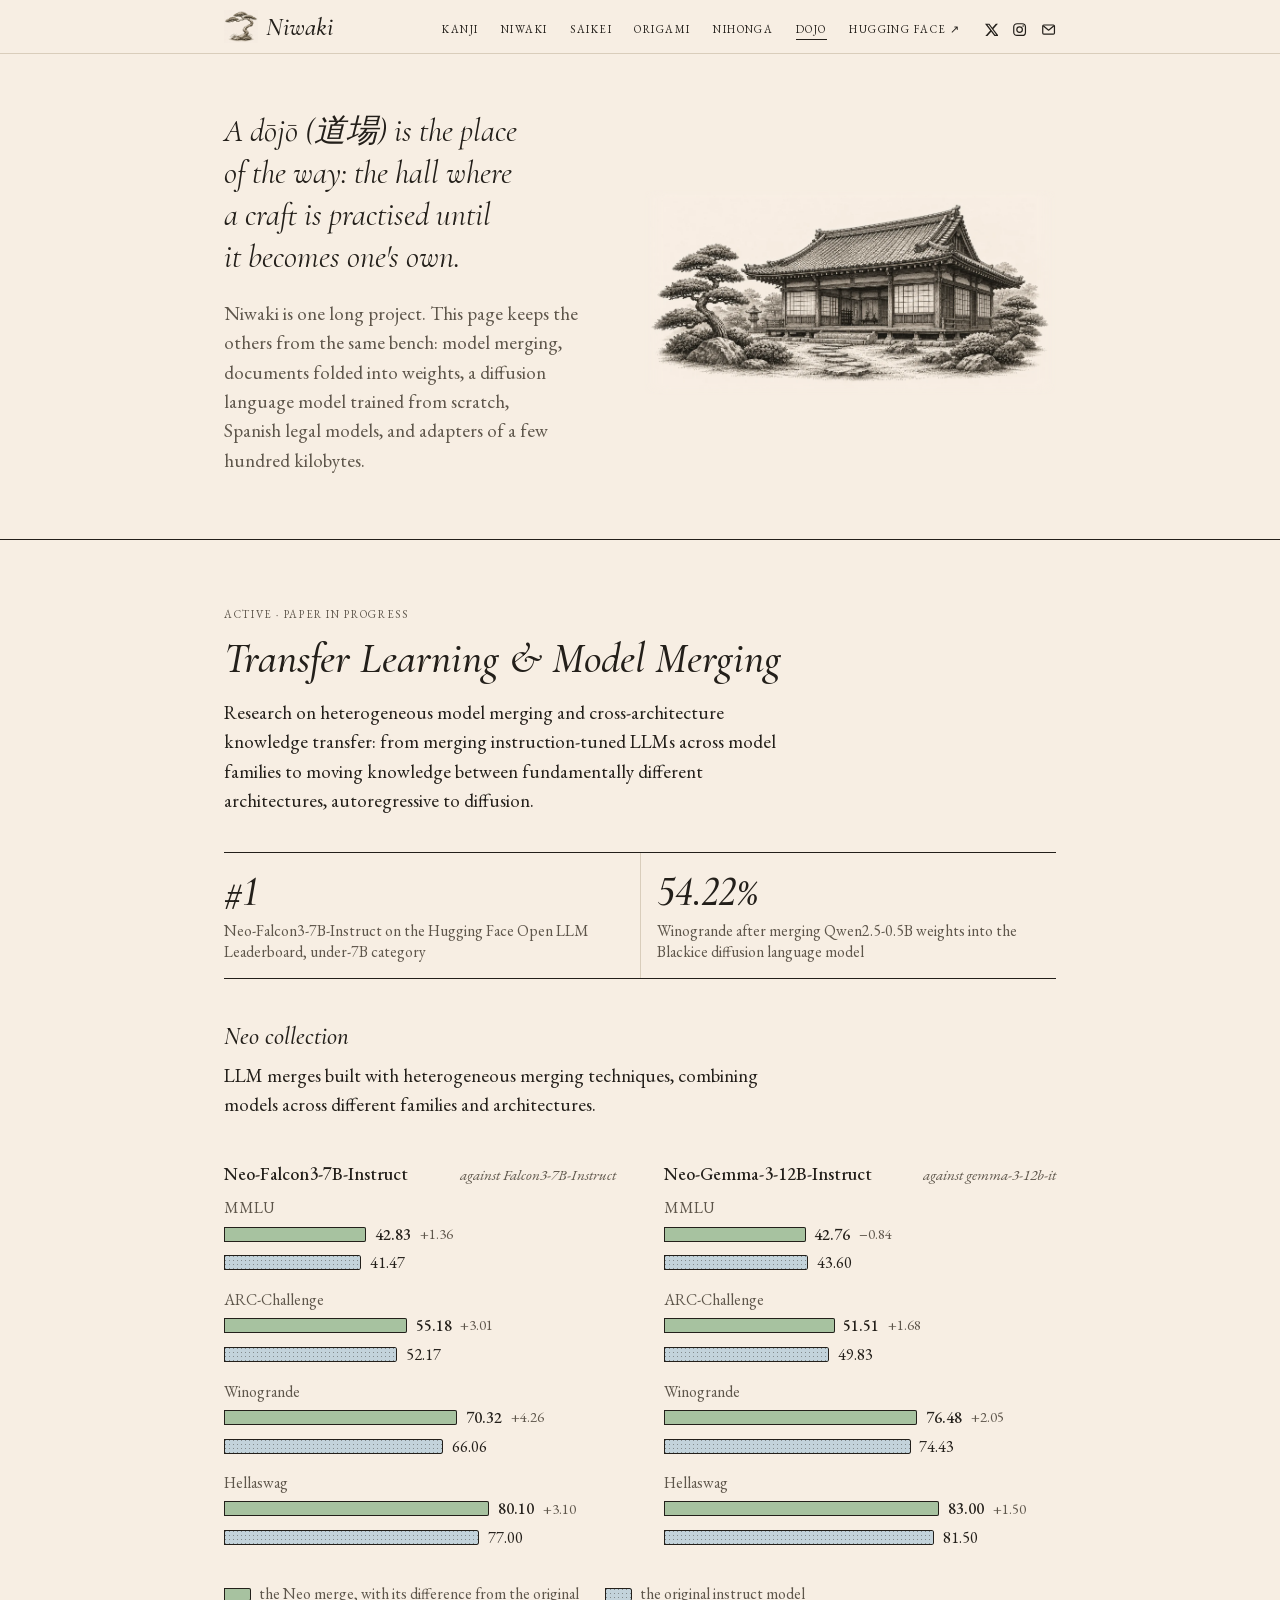
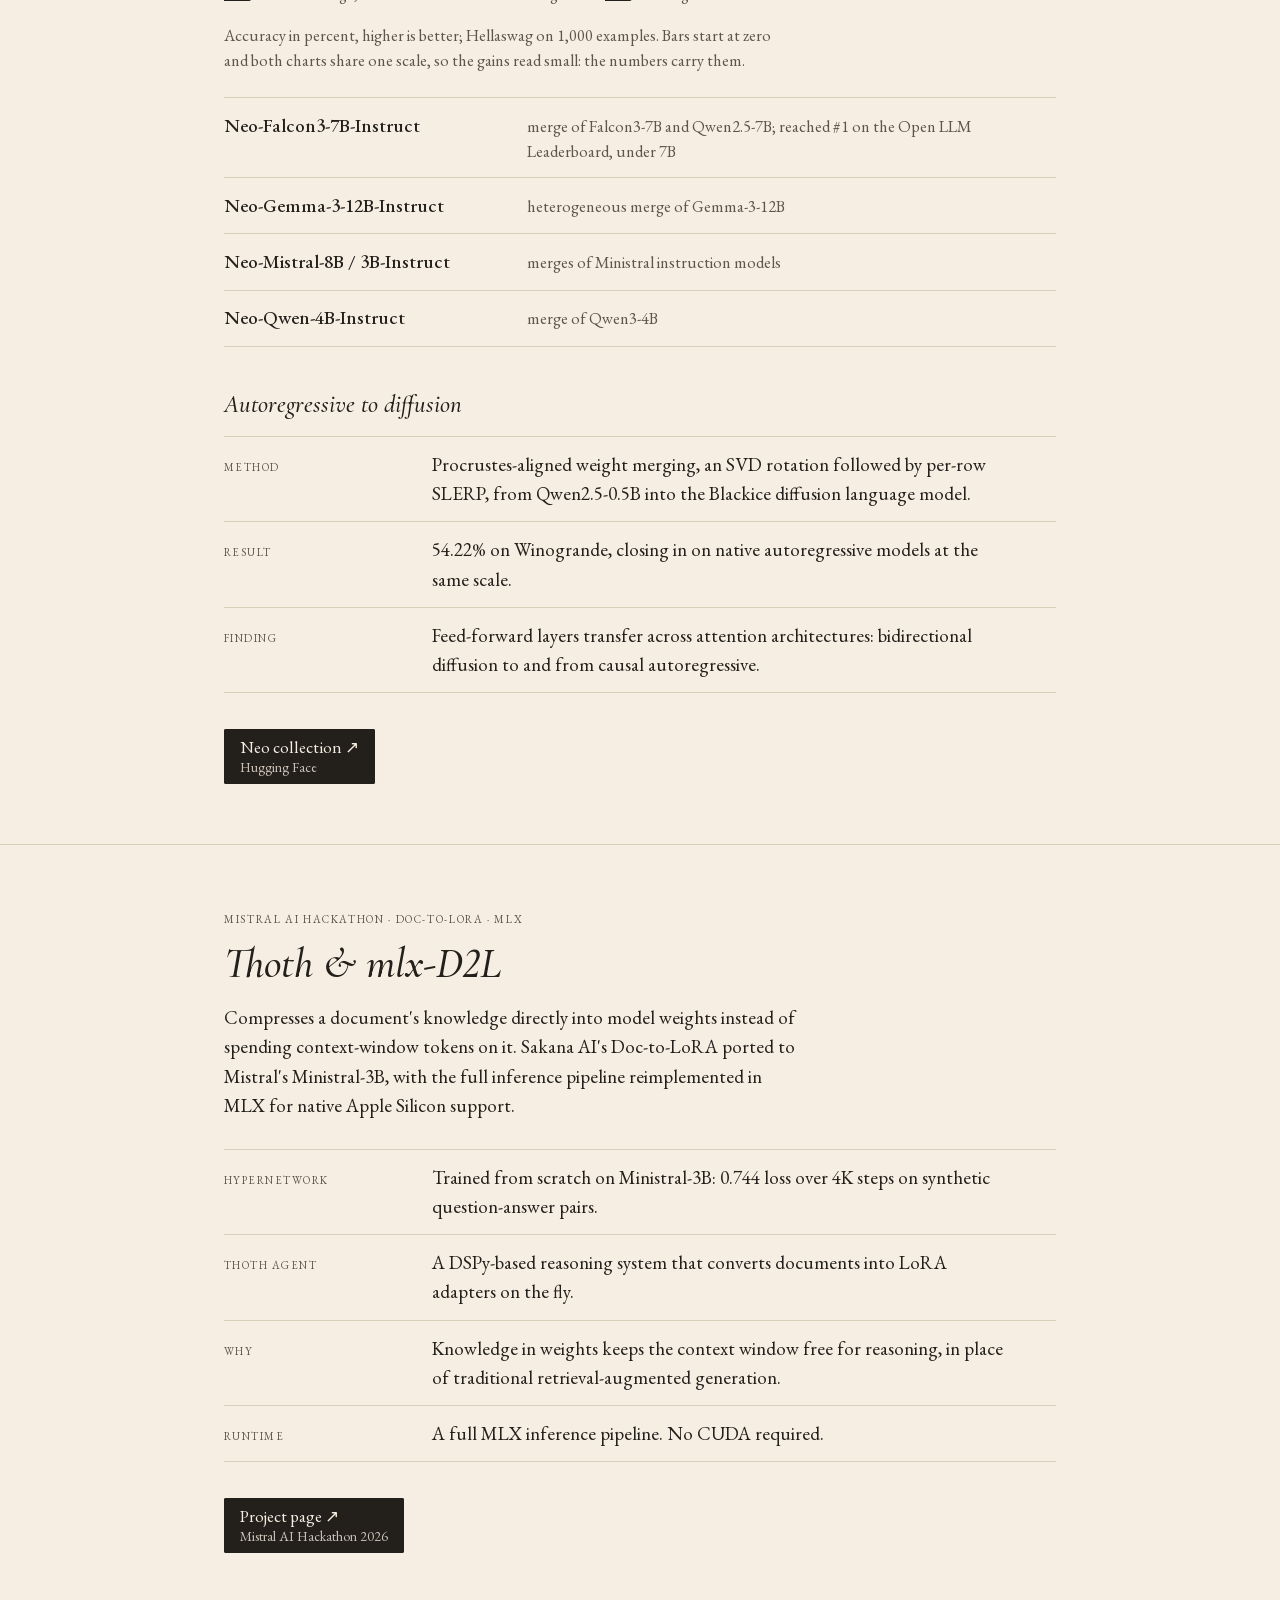
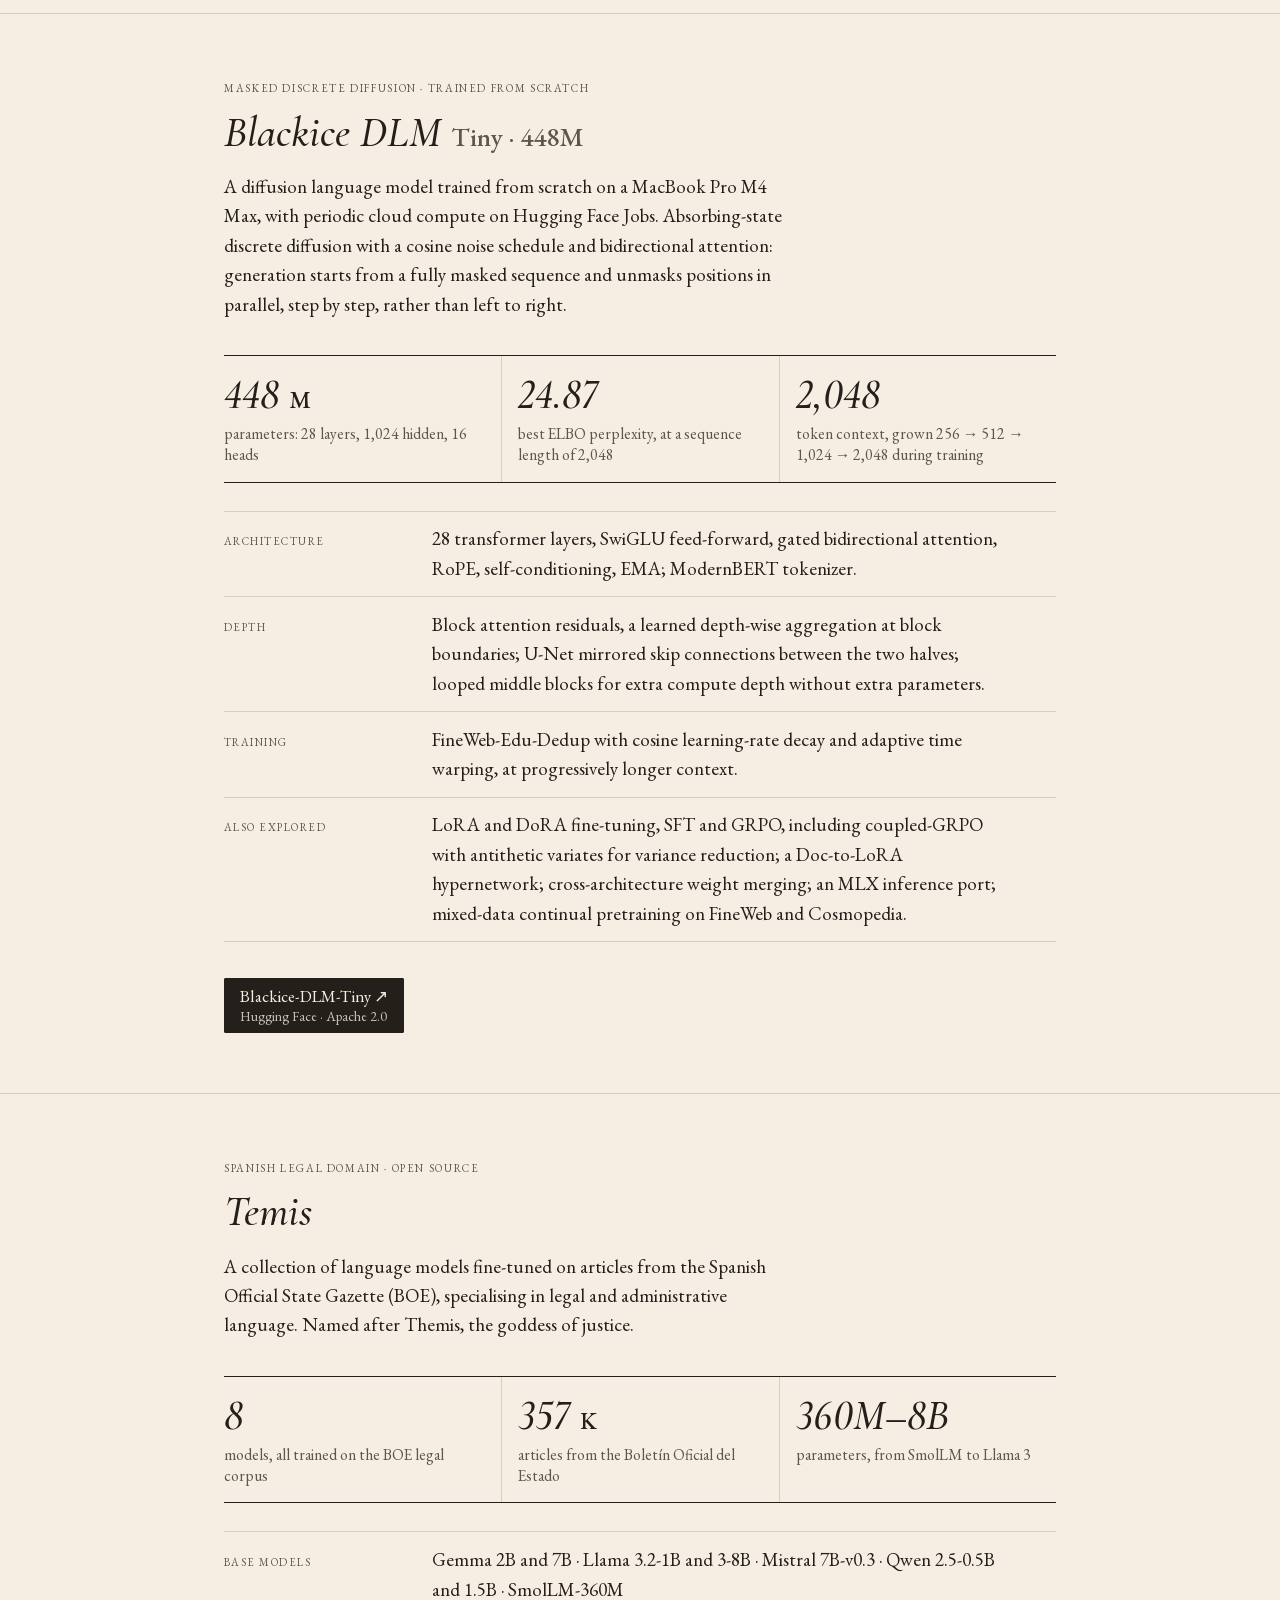
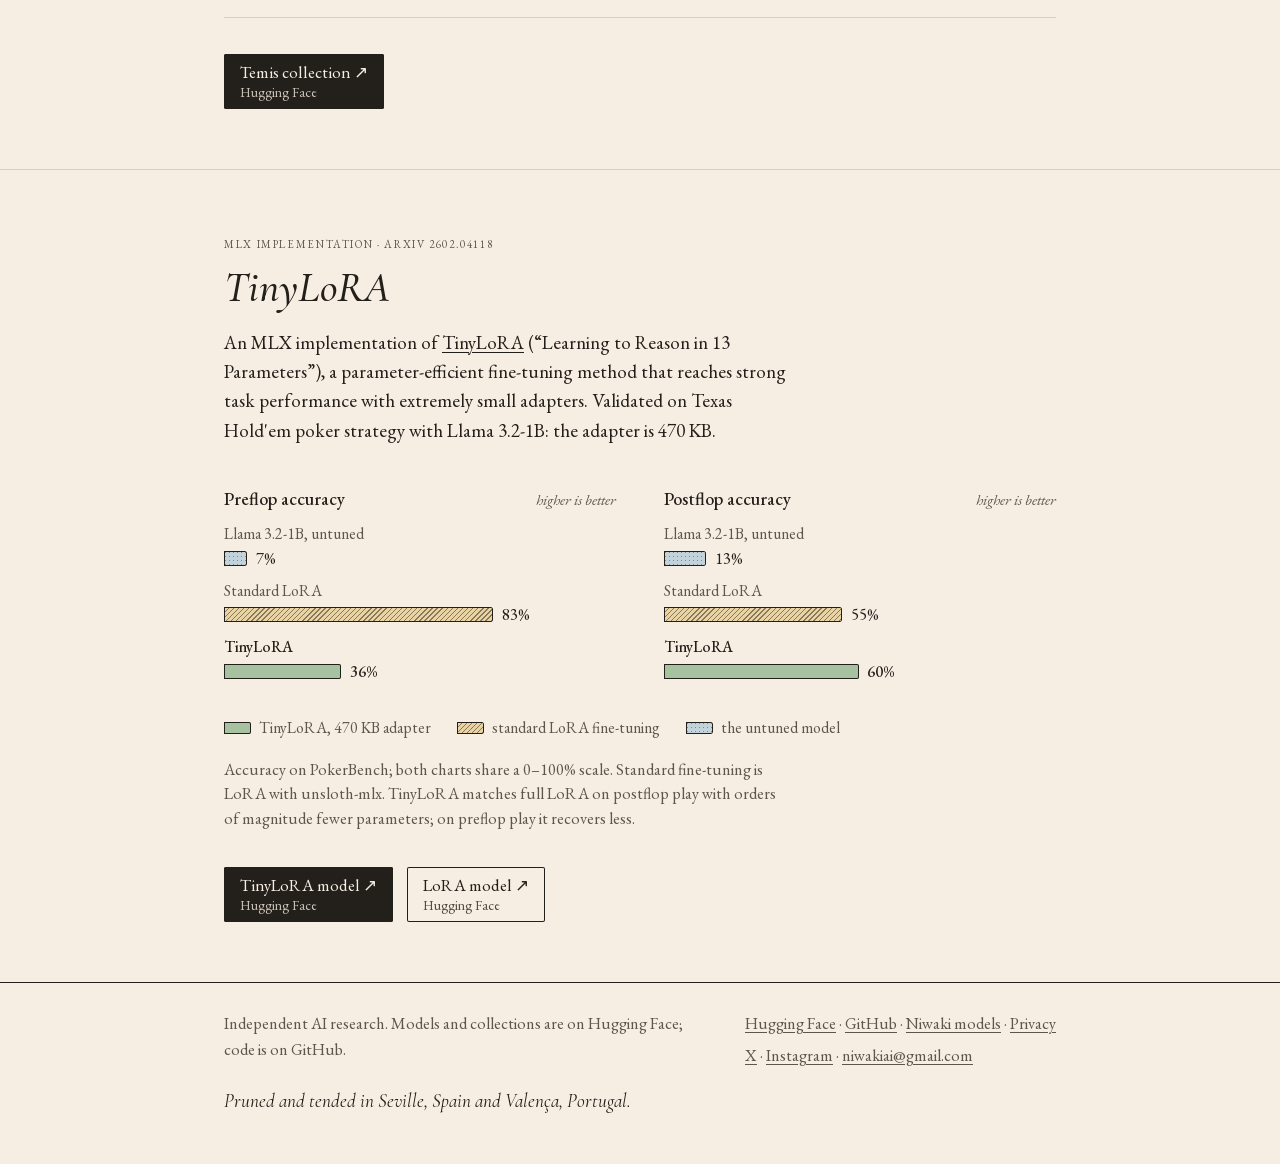
<file: dojo/index.html>
<!DOCTYPE html>
<html lang="en">
<head>
  <meta charset="utf-8">
  <meta name="viewport" content="width=device-width, initial-scale=1">
  <title>Dojo · Niwaki</title>
  <meta name="description" content="Dojo: the other research projects from the Niwaki bench. Model merging and cross-architecture transfer, documents folded into weights, a diffusion language model trained from scratch, Spanish legal models, and TinyLoRA in MLX.">
  <link rel="canonical" href="https://niwakiai.com/dojo/">
  <meta property="og:type" content="website">
  <meta property="og:title" content="Dojo · Niwaki">
  <meta property="og:description" content="Model merging, Doc-to-LoRA in MLX, a diffusion language model trained from scratch, Spanish legal models, and TinyLoRA.">
  <meta property="og:url" content="https://niwakiai.com/dojo/">
  <meta property="og:image" content="https://niwakiai.com/assets/og-dojo.jpg">
  <meta name="twitter:card" content="summary_large_image">
  <meta name="twitter:site" content="@NiwakiAI">
  <meta name="theme-color" content="#F7EEE3">
  <link rel="icon" type="image/png" sizes="32x32" href="../assets/favicon-32.png?v=2">
  <link rel="icon" type="image/png" sizes="64x64" href="../assets/favicon-64.png?v=2">
  <link rel="apple-touch-icon" href="../assets/apple-touch-icon.png?v=2">
  <link rel="stylesheet" href="../style.css">
</head>
<body>

<header class="top">
  <div class="wrap">
  <nav class="nav" aria-label="Site">
    <a class="mark" href="../"><img src="../assets/logo.png" width="168" height="168" alt="">Niwaki</a>
    <ul>
      <li><a href="../">Kanji</a></li>
      <li><a href="../niwaki/">Niwaki</a></li>
      <li><a href="../saikei/">Saikei</a></li>
      <li><a href="../origami/">Origami</a></li>
      <li><a href="../nihonga/">Nihonga</a></li>
      <li><a href="./" aria-current="page">Dojo</a></li>
      <li class="ext"><a href="https://huggingface.co/neopolita">Hugging Face ↗</a></li>
    </ul>
    <div class="social"><a href="https://x.com/NiwakiAI" aria-label="Niwaki on X" title="Niwaki on X"><svg viewBox="0 0 24 24" aria-hidden="true" focusable="false"><path fill="currentColor" d="M18.901 1.153h3.68l-8.04 9.19L24 22.846h-7.406l-5.8-7.584-6.638 7.584H.474l8.6-9.83L0 1.154h7.594l5.243 6.932ZM17.61 20.644h2.039L6.486 3.24H4.298Z"/></svg></a><a href="https://www.instagram.com/niwakiai" aria-label="Niwaki on Instagram" title="Niwaki on Instagram"><svg viewBox="0 0 24 24" aria-hidden="true" focusable="false"><rect x="2.75" y="2.75" width="18.5" height="18.5" rx="5.25" fill="none" stroke="currentColor" stroke-width="1.9"/><circle cx="12" cy="12" r="4.4" fill="none" stroke="currentColor" stroke-width="1.9"/><circle cx="17.6" cy="6.4" r="1.25" fill="currentColor"/></svg></a><a href="mailto:niwakiai@gmail.com" aria-label="Email niwakiai@gmail.com" title="niwakiai@gmail.com"><svg viewBox="0 0 24 24" aria-hidden="true" focusable="false"><rect x="2.75" y="4.75" width="18.5" height="14.5" rx="1.75" fill="none" stroke="currentColor" stroke-width="1.9"/><path d="m3.5 6 8.5 7 8.5-7" fill="none" stroke="currentColor" stroke-width="1.9" stroke-linejoin="round"/></svg></a></div>
  </nav>
  </div>
</header>

<main>
  <div class="wrap hero">
    <div class="lead">
      <p>A dōjō (道場) is the place of the way: the hall where a craft is practised until it becomes one's own.</p>
      <p>Niwaki is one long project. This page keeps the others from the same bench: model merging, documents folded into weights, a diffusion language model trained from scratch, Spanish legal models, and adapters of a few hundred kilobytes.</p>
    </div>
    <figure class="tree plate-art">
      <picture>
        <source srcset="../assets/dojo.webp" type="image/webp">
        <img src="../assets/dojo.jpg" width="1774" height="887" alt="Engraving of a dojo: a wooden training hall with a tiled roof and paper screens, stepping stones leading to its veranda, flanked by garden pines and a stone lantern.">
      </picture>
    </figure>
  </div>

  <!-- ======================= Transfer learning & model merging ======================= -->
  <section id="merging" class="first" aria-labelledby="h-merging">
    <div class="wrap">
      <p class="eyebrow">Active · paper in progress</p>
      <h2 id="h-merging">Transfer Learning &amp; Model Merging</h2>
      <p class="summary">Research on heterogeneous model merging and cross-architecture knowledge transfer: from merging instruction-tuned LLMs across model families to moving knowledge between fundamentally different architectures, autoregressive to diffusion.</p>

      <ul class="figures two">
        <li><span class="n">#1</span><span class="c">Neo-Falcon3-7B-Instruct on the Hugging Face Open LLM Leaderboard, under-7B category</span></li>
        <li><span class="n">54.22%</span><span class="c">Winogrande after merging Qwen2.5-0.5B weights into the Blackice diffusion language model</span></li>
      </ul>

      <h3>Neo collection</h3>
      <p class="summary">LLM merges built with heterogeneous merging techniques, combining models across different families and architectures.</p>
      <div class="charts">
        <figure class="chart">
          <figcaption><b>Neo-Falcon3-7B-Instruct</b><i>against Falcon3-7B-Instruct</i></figcaption>
          <ol class="bars pairs" style="--max:83">
            <li style="--i:0"><span class="name">MMLU</span><span class="track solid" style="--v:42.83"><span class="bar"></span><span class="val">42.83</span><span class="delta">+1.36</span></span><span class="track open" style="--v:41.47"><span class="bar"></span><span class="val">41.47</span></span></li>
            <li style="--i:1"><span class="name">ARC-Challenge</span><span class="track solid" style="--v:55.18"><span class="bar"></span><span class="val">55.18</span><span class="delta">+3.01</span></span><span class="track open" style="--v:52.17"><span class="bar"></span><span class="val">52.17</span></span></li>
            <li style="--i:2"><span class="name">Winogrande</span><span class="track solid" style="--v:70.32"><span class="bar"></span><span class="val">70.32</span><span class="delta">+4.26</span></span><span class="track open" style="--v:66.06"><span class="bar"></span><span class="val">66.06</span></span></li>
            <li style="--i:3"><span class="name">Hellaswag</span><span class="track solid" style="--v:80.10"><span class="bar"></span><span class="val">80.10</span><span class="delta">+3.10</span></span><span class="track open" style="--v:77.00"><span class="bar"></span><span class="val">77.00</span></span></li>
          </ol>
        </figure>

        <figure class="chart">
          <figcaption><b>Neo-Gemma-3-12B-Instruct</b><i>against gemma-3-12b-it</i></figcaption>
          <ol class="bars pairs" style="--max:83">
            <li style="--i:0"><span class="name">MMLU</span><span class="track solid" style="--v:42.76"><span class="bar"></span><span class="val">42.76</span><span class="delta">−0.84</span></span><span class="track open" style="--v:43.60"><span class="bar"></span><span class="val">43.60</span></span></li>
            <li style="--i:1"><span class="name">ARC-Challenge</span><span class="track solid" style="--v:51.51"><span class="bar"></span><span class="val">51.51</span><span class="delta">+1.68</span></span><span class="track open" style="--v:49.83"><span class="bar"></span><span class="val">49.83</span></span></li>
            <li style="--i:2"><span class="name">Winogrande</span><span class="track solid" style="--v:76.48"><span class="bar"></span><span class="val">76.48</span><span class="delta">+2.05</span></span><span class="track open" style="--v:74.43"><span class="bar"></span><span class="val">74.43</span></span></li>
            <li style="--i:3"><span class="name">Hellaswag</span><span class="track solid" style="--v:83.00"><span class="bar"></span><span class="val">83.00</span><span class="delta">+1.50</span></span><span class="track open" style="--v:81.50"><span class="bar"></span><span class="val">81.50</span></span></li>
          </ol>
        </figure>
      </div>

      <ul class="key" aria-label="Legend">
        <li><span class="solid"></span>the Neo merge, with its difference from the original</li>
        <li><span class="open"></span>the original instruct model</li>
      </ul>

      <p class="note">Accuracy in percent, higher is better; Hellaswag on 1,000 examples. Bars start at zero and both charts share one scale, so the gains read small: the numbers carry them.</p>

      <ul class="releases pair">
        <li><span class="what">Neo-Falcon3-7B-Instruct</span><span class="nums">merge of Falcon3-7B and Qwen2.5-7B; reached #1 on the Open LLM Leaderboard, under 7B</span></li>
        <li><span class="what">Neo-Gemma-3-12B-Instruct</span><span class="nums">heterogeneous merge of Gemma-3-12B</span></li>
        <li><span class="what">Neo-Mistral-8B / 3B-Instruct</span><span class="nums">merges of Ministral instruction models</span></li>
        <li><span class="what">Neo-Qwen-4B-Instruct</span><span class="nums">merge of Qwen3-4B</span></li>
      </ul>

      <h3>Autoregressive to diffusion</h3>
      <dl class="facts">
        <div><dt>Method</dt><dd>Procrustes-aligned weight merging, an SVD rotation followed by per-row SLERP, from Qwen2.5-0.5B into the Blackice diffusion language model.</dd></div>
        <div><dt>Result</dt><dd>54.22% on Winogrande, closing in on native autoregressive models at the same scale.</dd></div>
        <div><dt>Finding</dt><dd>Feed-forward layers transfer across attention architectures: bidirectional diffusion to and from causal autoregressive.</dd></div>
      </dl>

      <ul class="get">
        <li><a class="primary" href="https://huggingface.co/collections/neopolita/neo">Neo collection ↗<small>Hugging Face</small></a></li>
      </ul>
    </div>
  </section>

  <!-- ======================= Thoth & mlx-D2L ======================= -->
  <section id="thoth" aria-labelledby="h-thoth">
    <div class="wrap">
      <p class="eyebrow">Mistral AI Hackathon · Doc-to-LoRA · MLX</p>
      <h2 id="h-thoth">Thoth &amp; mlx-D2L</h2>
      <p class="summary">Compresses a document's knowledge directly into model weights instead of spending context-window tokens on it. Sakana AI's Doc-to-LoRA ported to Mistral's <span class="nb">Ministral-3B</span>, with the full inference pipeline reimplemented in MLX for native Apple Silicon support.</p>

      <dl class="facts">
        <div><dt>Hypernetwork</dt><dd>Trained from scratch on Ministral-3B: 0.744 loss over 4K steps on synthetic question-answer pairs.</dd></div>
        <div><dt>Thoth agent</dt><dd>A DSPy-based reasoning system that converts documents into LoRA adapters on the fly.</dd></div>
        <div><dt>Why</dt><dd>Knowledge in weights keeps the context window free for reasoning, in place of traditional retrieval-augmented generation.</dd></div>
        <div><dt>Runtime</dt><dd>A full MLX inference pipeline. No CUDA required.</dd></div>
      </dl>

      <ul class="get">
        <li><a class="primary" href="https://neopolita.github.io/mistral-ai-wh-2026/">Project page ↗<small>Mistral AI Hackathon 2026</small></a></li>
      </ul>
    </div>
  </section>

  <!-- ======================= Blackice DLM ======================= -->
  <section id="blackice-dlm" aria-labelledby="h-dlm">
    <div class="wrap">
      <p class="eyebrow">Masked discrete diffusion · trained from scratch</p>
      <h2 id="h-dlm"><span class="nb">Blackice DLM</span> <span class="sub">Tiny · 448M</span></h2>
      <p class="summary">A diffusion language model trained from scratch on a MacBook Pro M4 Max, with periodic cloud compute on Hugging Face Jobs. Absorbing-state discrete diffusion with a cosine noise schedule and bidirectional attention: generation starts from a fully masked sequence and unmasks positions in parallel, step by step, rather than left to right.</p>

      <ul class="figures three">
        <li><span class="n">448 <small>M</small></span><span class="c">parameters: 28 layers, 1,024 hidden, 16 heads</span></li>
        <li><span class="n">24.87</span><span class="c">best ELBO perplexity, at a sequence length of 2,048</span></li>
        <li><span class="n">2,048</span><span class="c">token context, grown 256 → 512 → 1,024 → 2,048 during training</span></li>
      </ul>

      <dl class="facts">
        <div><dt>Architecture</dt><dd>28 transformer layers, SwiGLU feed-forward, gated bidirectional attention, RoPE, self-conditioning, EMA; ModernBERT tokenizer.</dd></div>
        <div><dt>Depth</dt><dd>Block attention residuals, a learned depth-wise aggregation at block boundaries; U-Net mirrored skip connections between the two halves; looped middle blocks for extra compute depth without extra parameters.</dd></div>
        <div><dt>Training</dt><dd>FineWeb-Edu-Dedup with cosine learning-rate decay and adaptive time warping, at progressively longer context.</dd></div>
        <div><dt>Also explored</dt><dd>LoRA and DoRA fine-tuning, SFT and GRPO, including coupled-GRPO with antithetic variates for variance reduction; a Doc-to-LoRA hypernetwork; cross-architecture weight merging; an MLX inference port; mixed-data continual pretraining on FineWeb and Cosmopedia.</dd></div>
      </dl>

      <ul class="get">
        <li><a class="primary" href="https://huggingface.co/neopolita/Blackice-DLM-Tiny">Blackice-DLM-Tiny ↗<small>Hugging Face · Apache 2.0</small></a></li>
      </ul>
    </div>
  </section>

  <!-- ======================= Temis ======================= -->
  <section id="temis" aria-labelledby="h-temis">
    <div class="wrap">
      <p class="eyebrow">Spanish legal domain · open source</p>
      <h2 id="h-temis">Temis</h2>
      <p class="summary">A collection of language models fine-tuned on articles from the Spanish Official State Gazette (BOE), specialising in legal and administrative language. Named after Themis, the goddess of justice.</p>

      <ul class="figures three">
        <li><span class="n">8</span><span class="c">models, all trained on the BOE legal corpus</span></li>
        <li><span class="n">357 <small>K</small></span><span class="c">articles from the Boletín Oficial del Estado</span></li>
        <li><span class="n">360M–8B</span><span class="c">parameters, from SmolLM to Llama 3</span></li>
      </ul>

      <dl class="facts">
        <div><dt>Base models</dt><dd>Gemma 2B and 7B · Llama 3.2-1B and 3-8B · Mistral 7B-v0.3 · Qwen 2.5-0.5B and 1.5B · SmolLM-360M</dd></div>
      </dl>

      <ul class="get">
        <li><a class="primary" href="https://huggingface.co/collections/neopolita/temis">Temis collection ↗<small>Hugging Face</small></a></li>
      </ul>
    </div>
  </section>

  <!-- ======================= TinyLoRA ======================= -->
  <section id="tinylora" aria-labelledby="h-tinylora">
    <div class="wrap">
      <p class="eyebrow">MLX implementation · arXiv 2602.04118</p>
      <h2 id="h-tinylora">TinyLoRA</h2>
      <p class="summary">An MLX implementation of <a href="https://arxiv.org/abs/2602.04118">TinyLoRA</a> (“Learning to Reason in 13 Parameters”), a parameter-efficient fine-tuning method that reaches strong task performance with extremely small adapters. Validated on Texas Hold'em poker strategy with <span class="nb">Llama 3.2-1B</span>: the adapter is 470&nbsp;KB.</p>

      <div class="charts">
        <figure class="chart">
          <figcaption><b>Preflop accuracy</b><i>higher is better</i></figcaption>
          <ol class="bars" style="--max:100">
            <li class="open" style="--v:7;--i:0"><span class="name">Llama 3.2-1B, untuned</span><span class="track"><span class="bar"></span><span class="val">7%</span></span></li>
            <li class="hatch" style="--v:83;--i:1"><span class="name">Standard LoRA</span><span class="track"><span class="bar"></span><span class="val">83%</span></span></li>
            <li class="solid" style="--v:36;--i:2"><span class="name">TinyLoRA</span><span class="track"><span class="bar"></span><span class="val">36%</span></span></li>
          </ol>
        </figure>

        <figure class="chart">
          <figcaption><b>Postflop accuracy</b><i>higher is better</i></figcaption>
          <ol class="bars" style="--max:100">
            <li class="open" style="--v:13;--i:0"><span class="name">Llama 3.2-1B, untuned</span><span class="track"><span class="bar"></span><span class="val">13%</span></span></li>
            <li class="hatch" style="--v:55;--i:1"><span class="name">Standard LoRA</span><span class="track"><span class="bar"></span><span class="val">55%</span></span></li>
            <li class="solid" style="--v:60;--i:2"><span class="name">TinyLoRA</span><span class="track"><span class="bar"></span><span class="val">60%</span></span></li>
          </ol>
        </figure>
      </div>

      <ul class="key" aria-label="Legend">
        <li><span class="solid"></span>TinyLoRA, 470 KB adapter</li>
        <li><span class="hatch"></span>standard LoRA fine-tuning</li>
        <li><span class="open"></span>the untuned model</li>
      </ul>

      <p class="note">Accuracy on PokerBench; both charts share a 0–100% scale. Standard fine-tuning is LoRA with unsloth-mlx. TinyLoRA matches full LoRA on postflop play with orders of magnitude fewer parameters; on preflop play it recovers less.</p>

      <ul class="get">
        <li><a class="primary" href="https://huggingface.co/neopolita/TinyLoRA-TexasHoldEm-Llama-3.2-1B-Instruct">TinyLoRA model ↗<small>Hugging Face</small></a></li>
        <li><a href="https://huggingface.co/neopolita/TexasHoldEm-Llama-3.2-1B-Instruct">LoRA model ↗<small>Hugging Face</small></a></li>
      </ul>
    </div>
  </section>

</main>

<footer>
  <div class="wrap">
    <p>Independent AI research. Models and collections are on Hugging Face; code is on GitHub.</p>
    <div class="links">
      <p><a href="https://huggingface.co/neopolita">Hugging Face</a> · <a href="https://github.com/neopolita">GitHub</a> · <a href="../niwaki/">Niwaki models</a> · <a href="../privacy/">Privacy</a></p>
      <p class="social"><a href="https://x.com/NiwakiAI">X</a> · <a href="https://www.instagram.com/niwakiai">Instagram</a> · <a href="mailto:niwakiai@gmail.com">niwakiai@gmail.com</a></p>
    </div>
    <p class="made">Pruned and tended in Seville, Spain and Valença, Portugal.</p>
  </div>
</footer>

<!-- Cloudflare Web Analytics --><script type='module' src='https://static.cloudflareinsights.com/beacon.min.js' data-cf-beacon='{"token": "8cd674c9e00d4cffa8a037381ee5b2b9"}'></script><!-- End Cloudflare Web Analytics -->
</body>
</html>
</file>
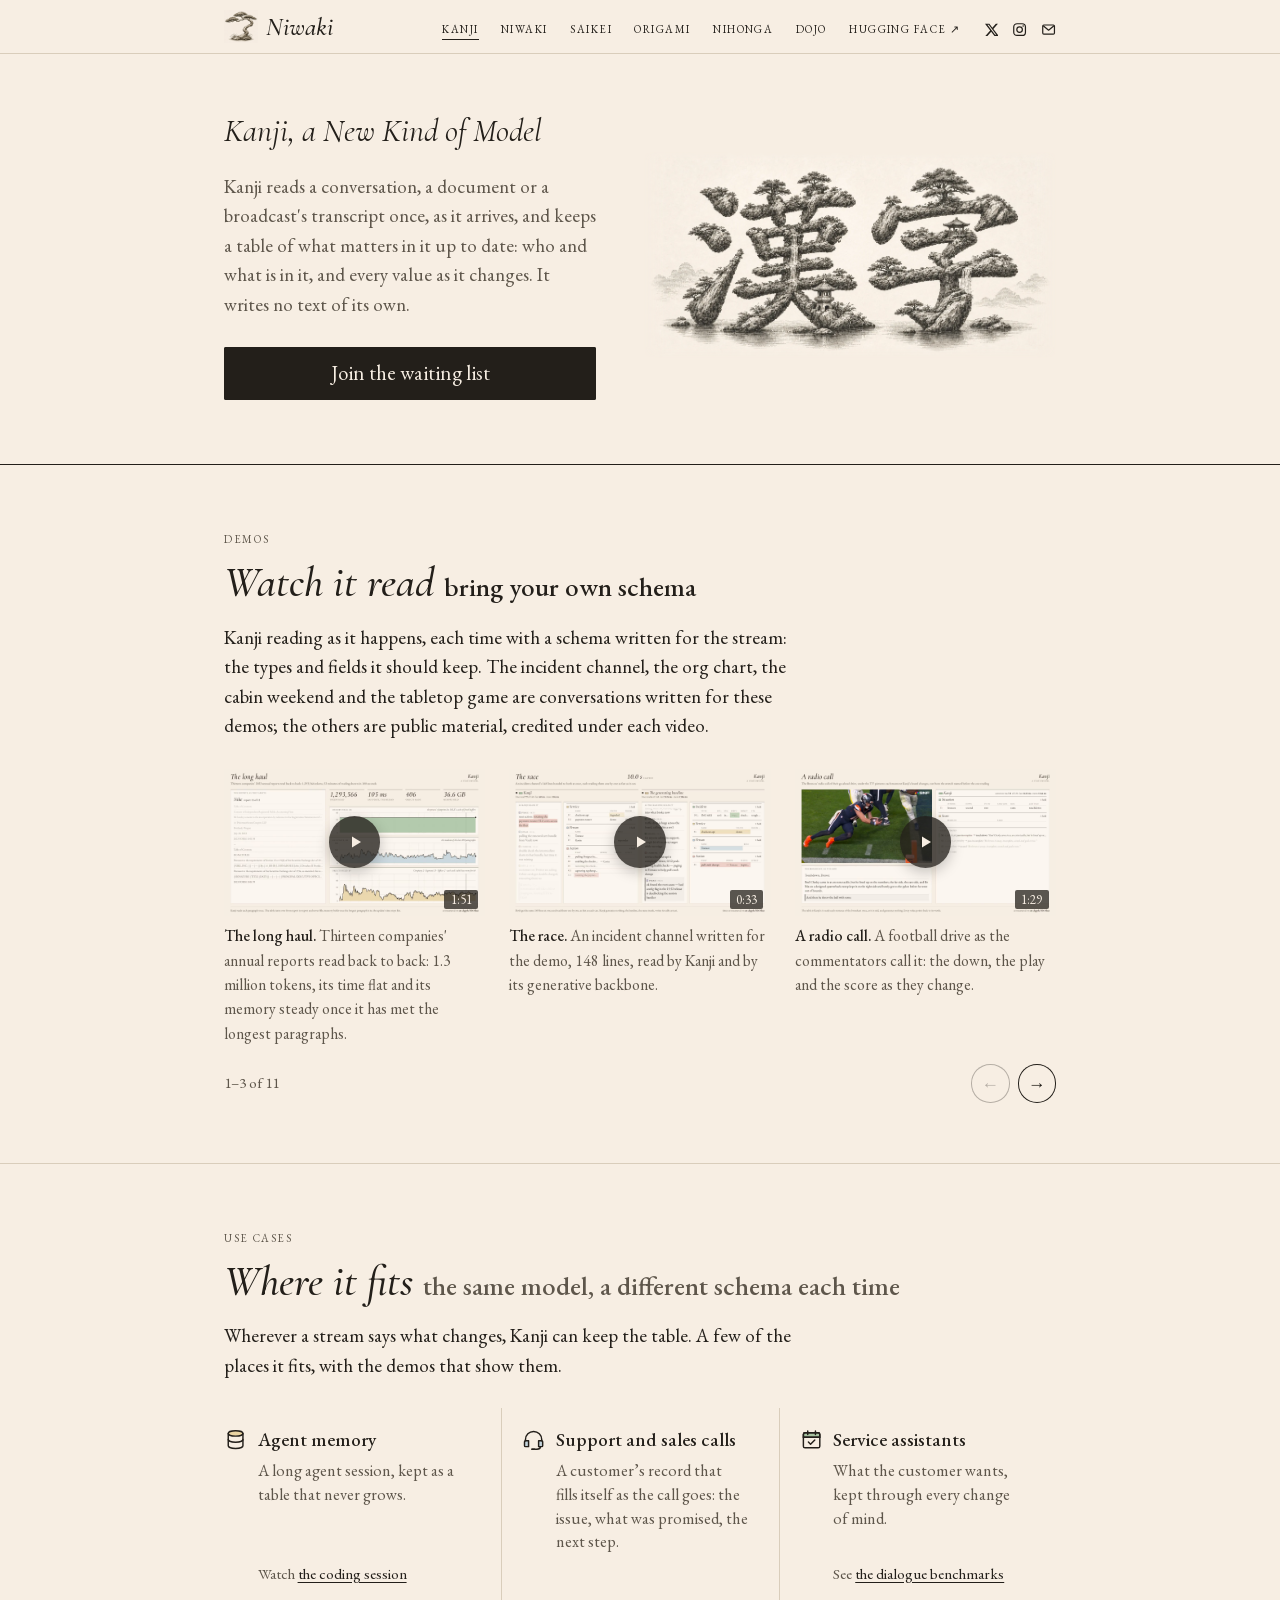
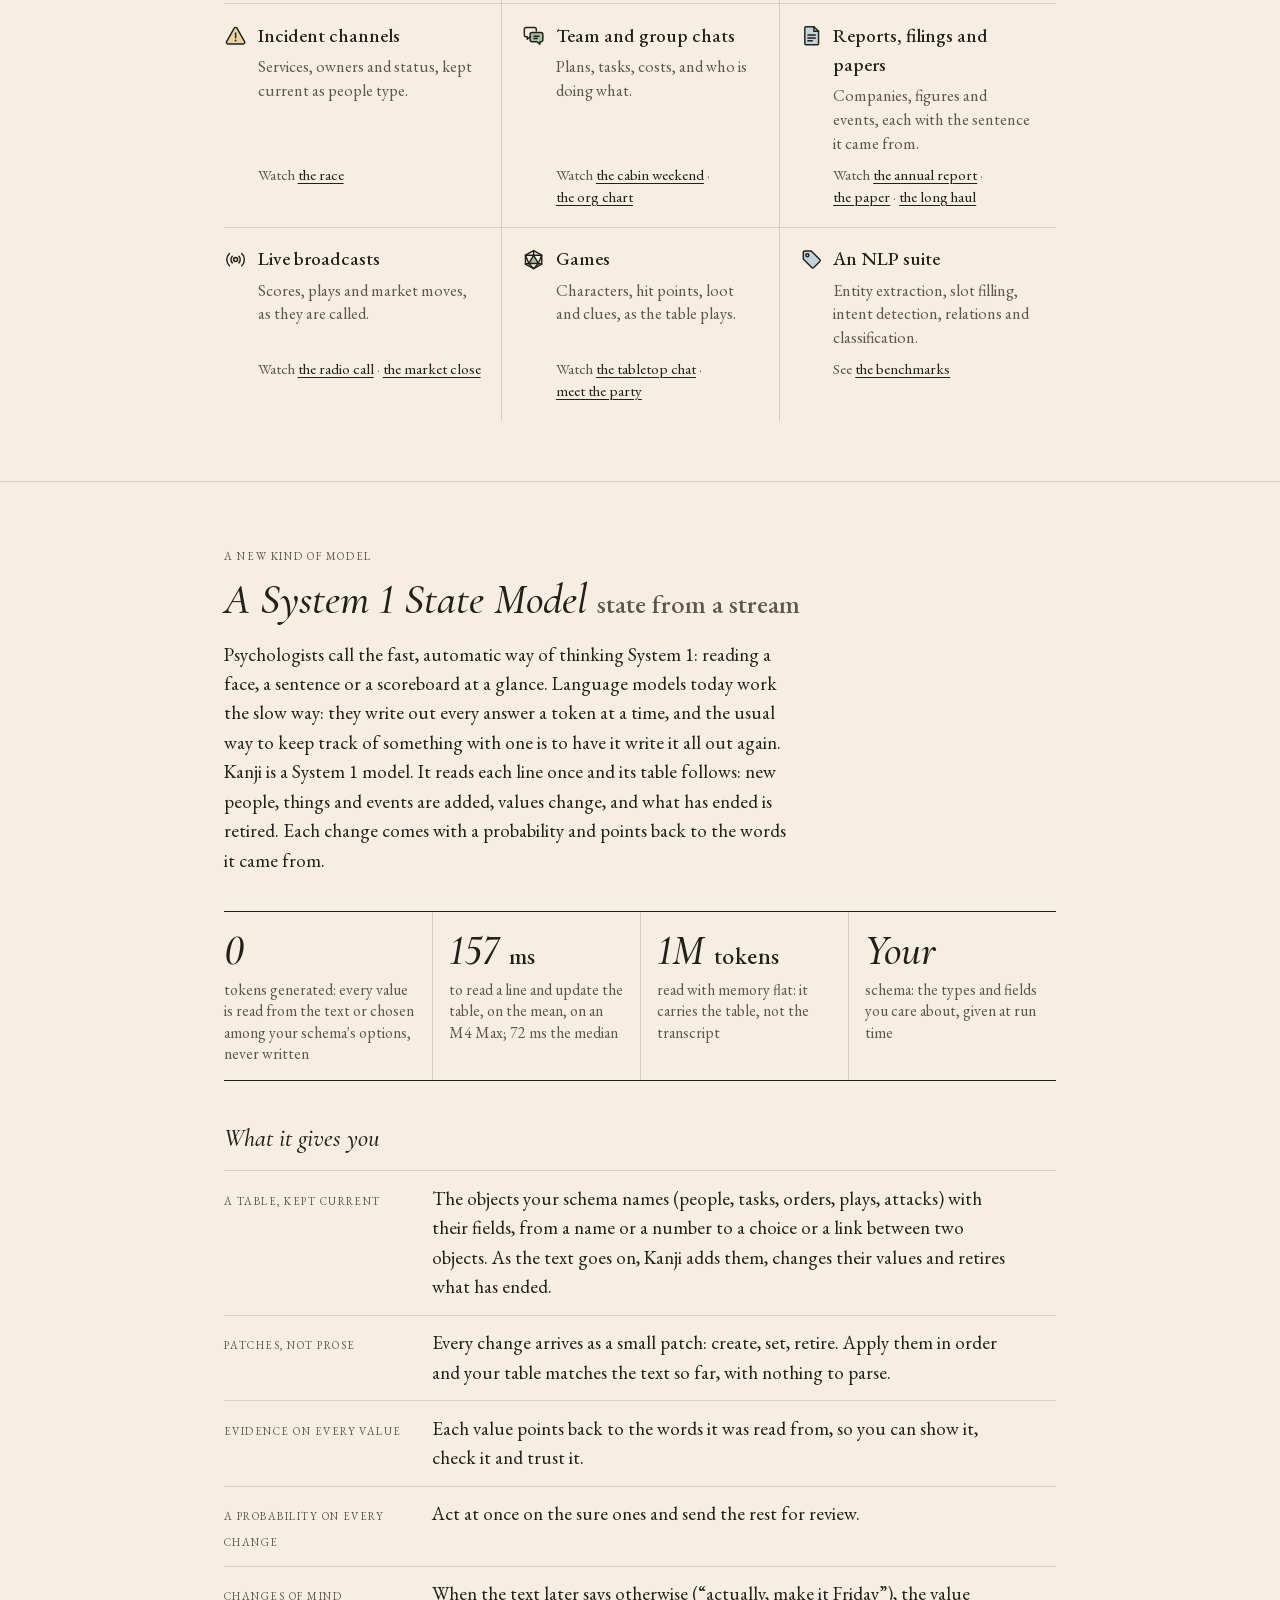
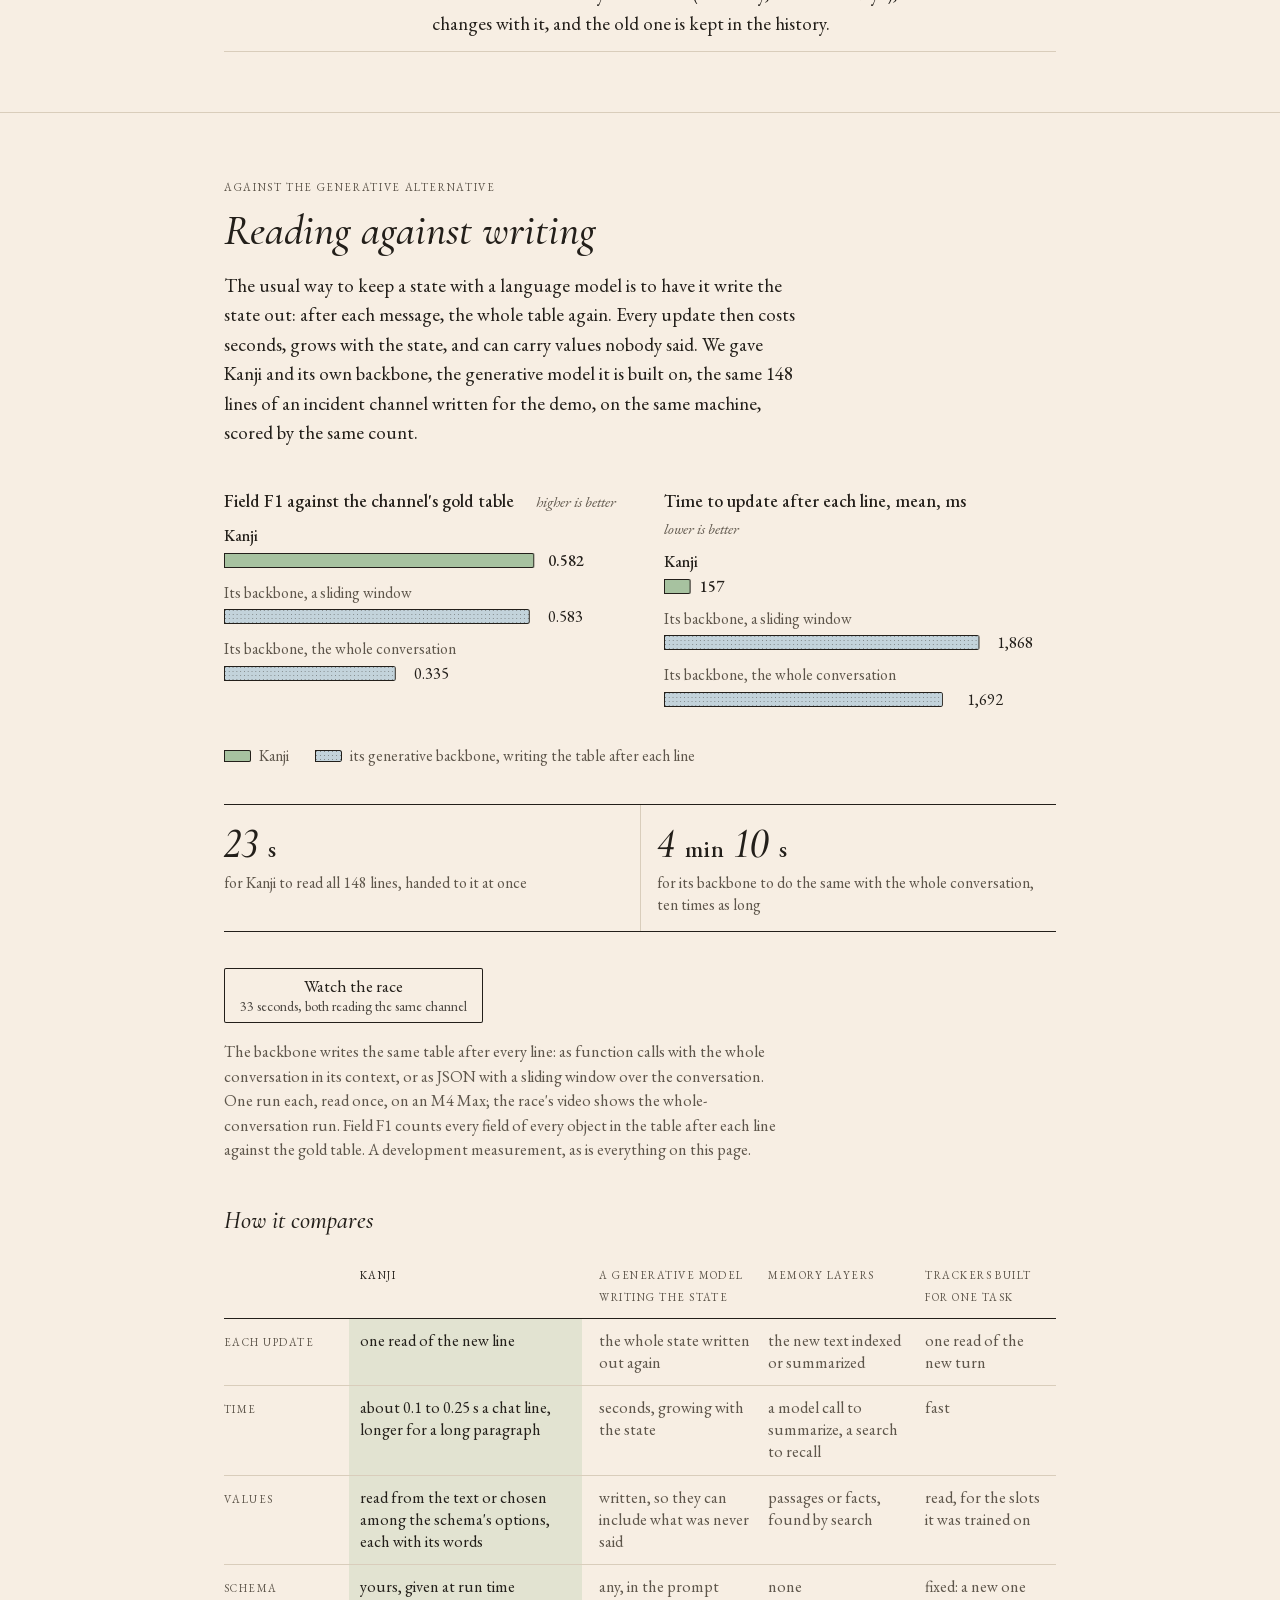
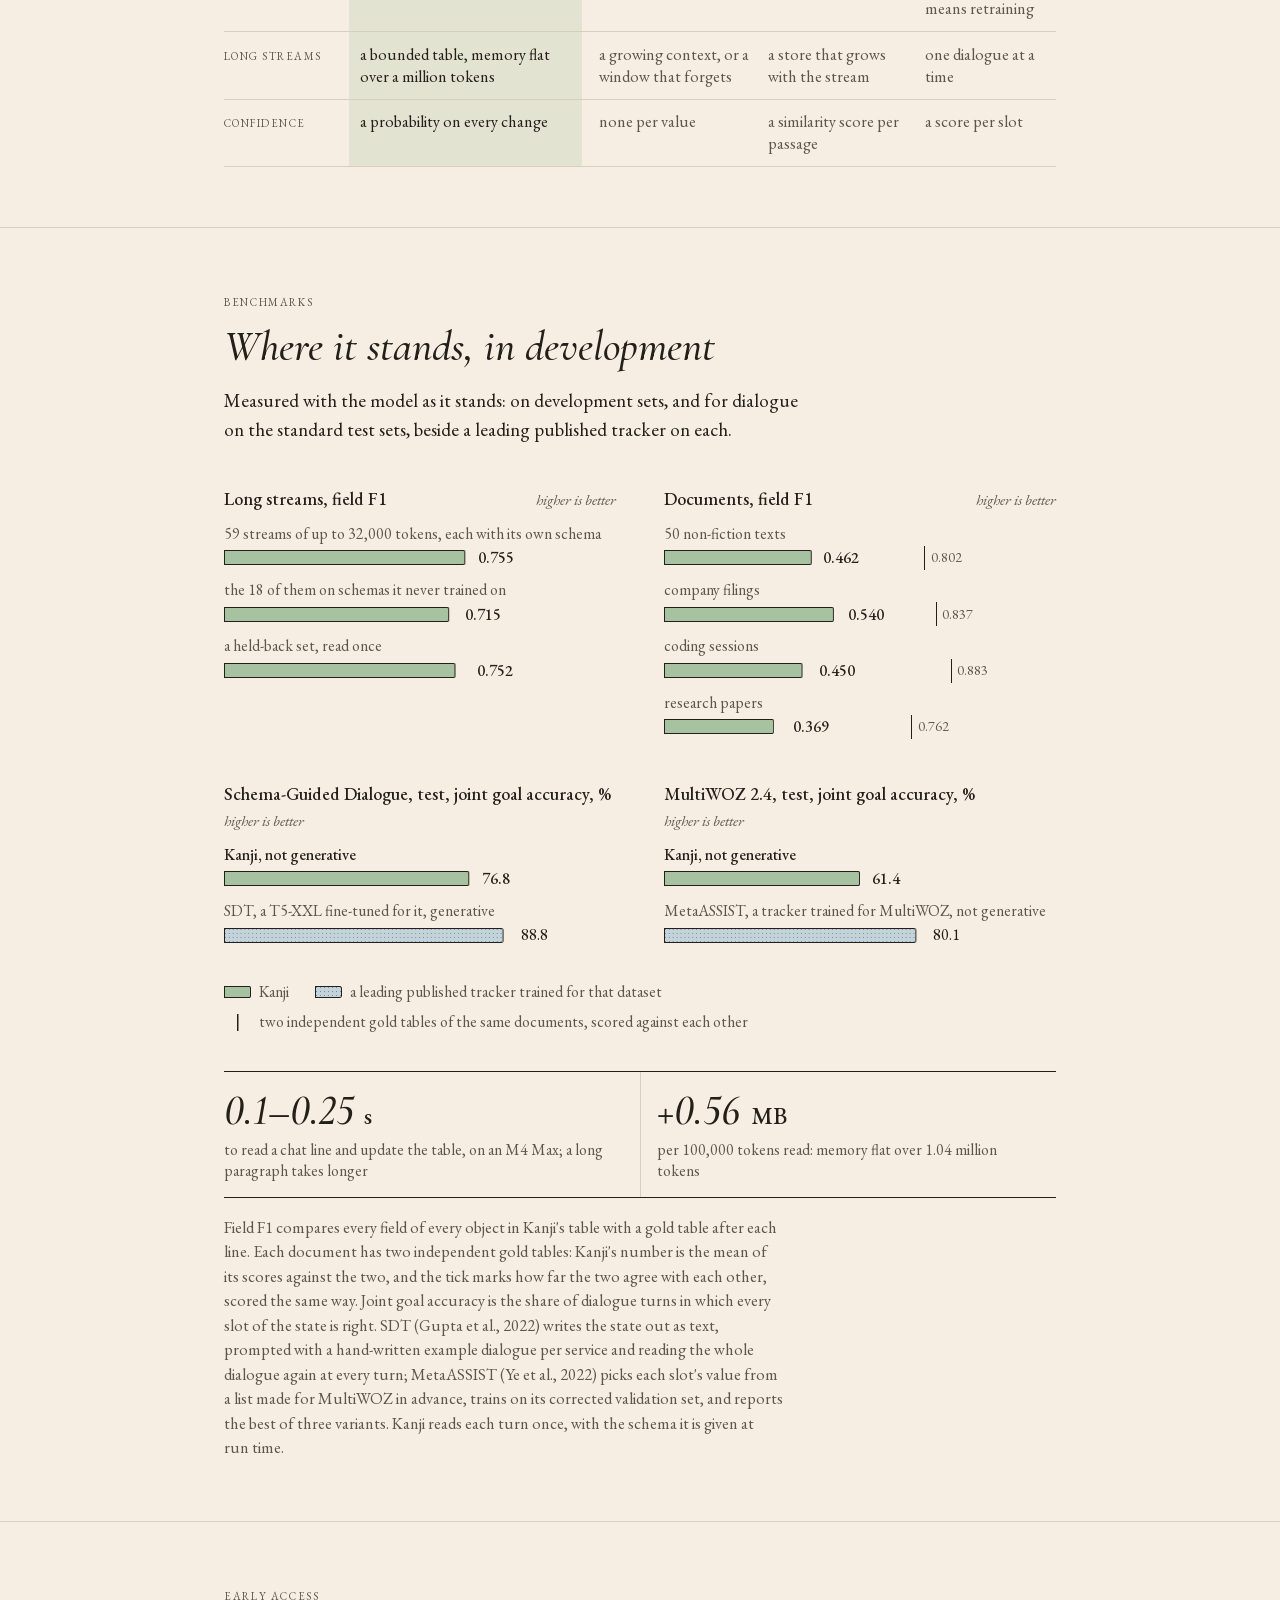
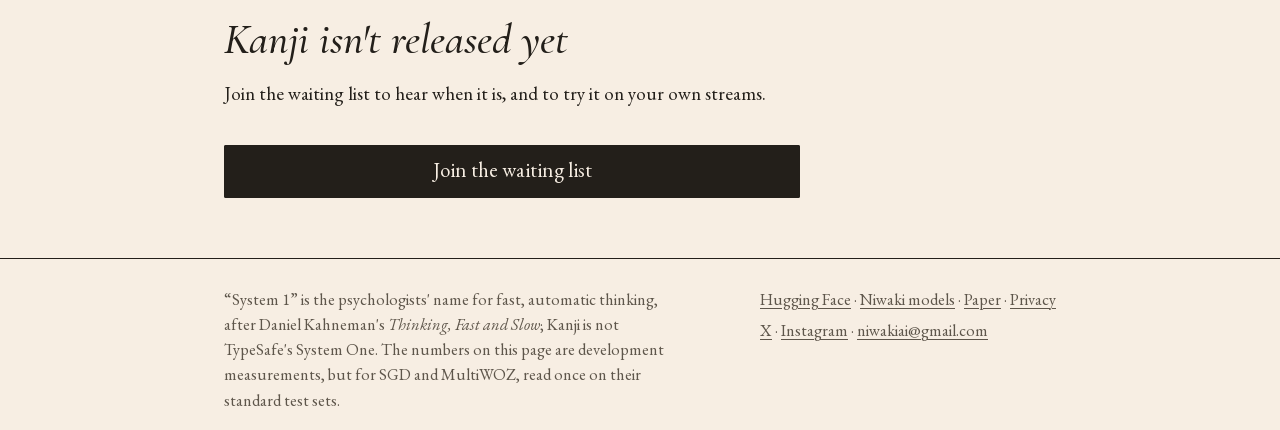
<file: kanji/index.html>
<!DOCTYPE html>
<html lang="en">
<head>
  <meta charset="utf-8">
  <meta name="viewport" content="width=device-width, initial-scale=1">
  <title>Kanji · Niwaki</title>
  <!-- Kanji is the site's landing page: this address sends a visitor there -->
  <link rel="canonical" href="https://niwakiai.com/">
  <meta name="robots" content="noindex">
  <meta http-equiv="refresh" content="0; url=../">
</head>
<body>
  <p>Kanji's page is at <a href="../">niwakiai.com</a>.</p>
</body>
</html>
</file>
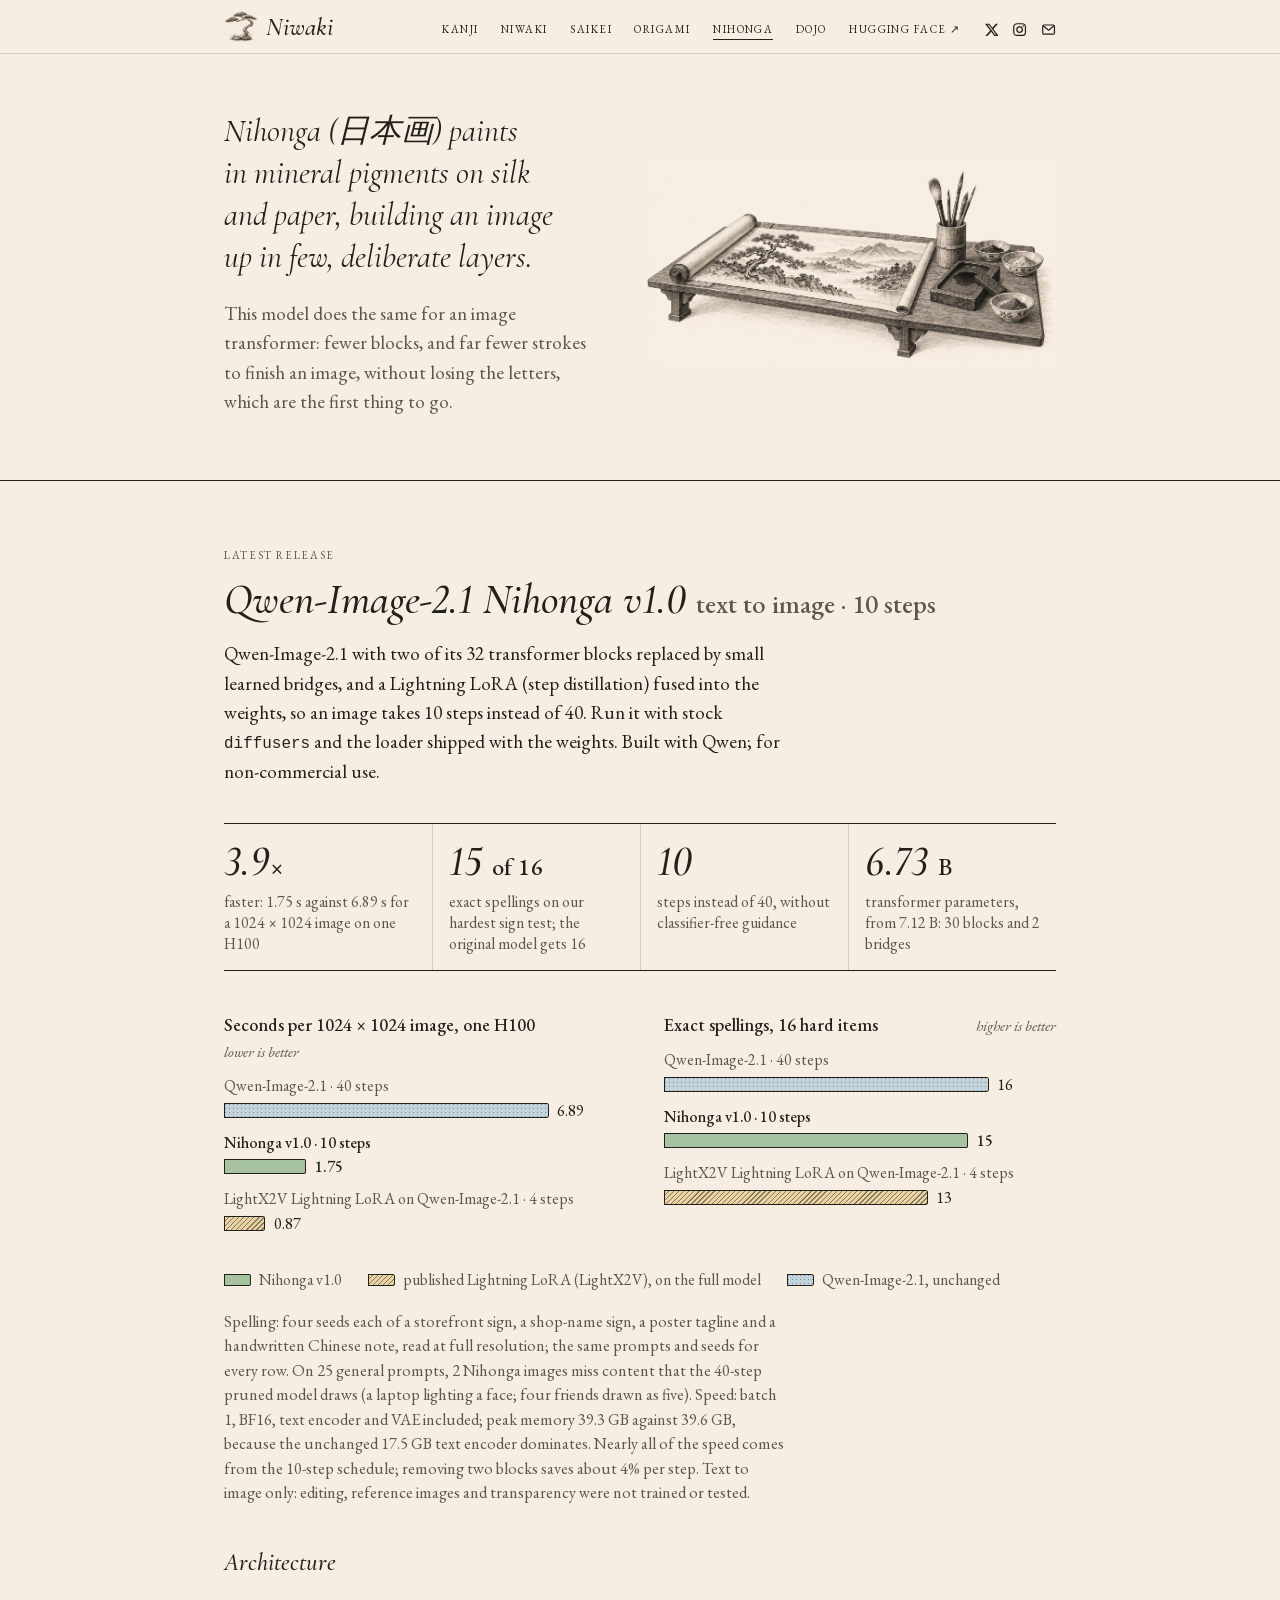
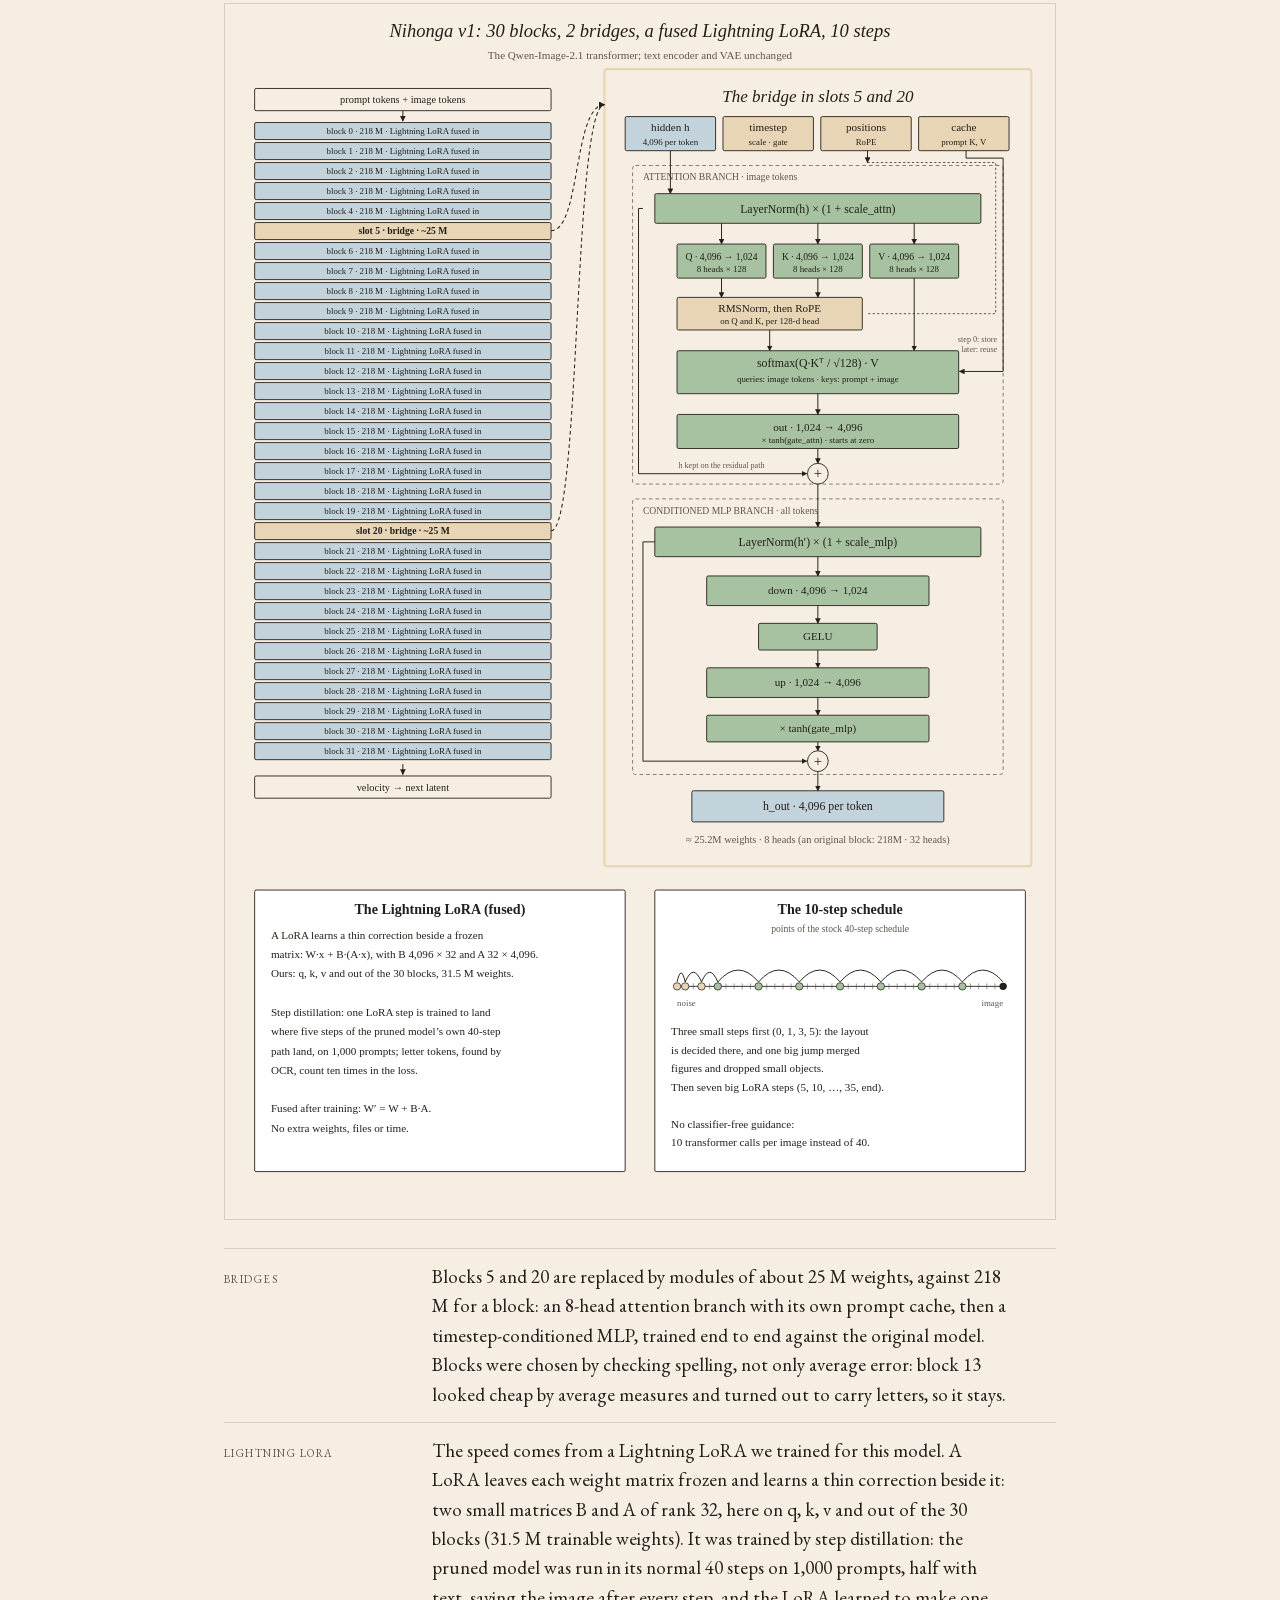
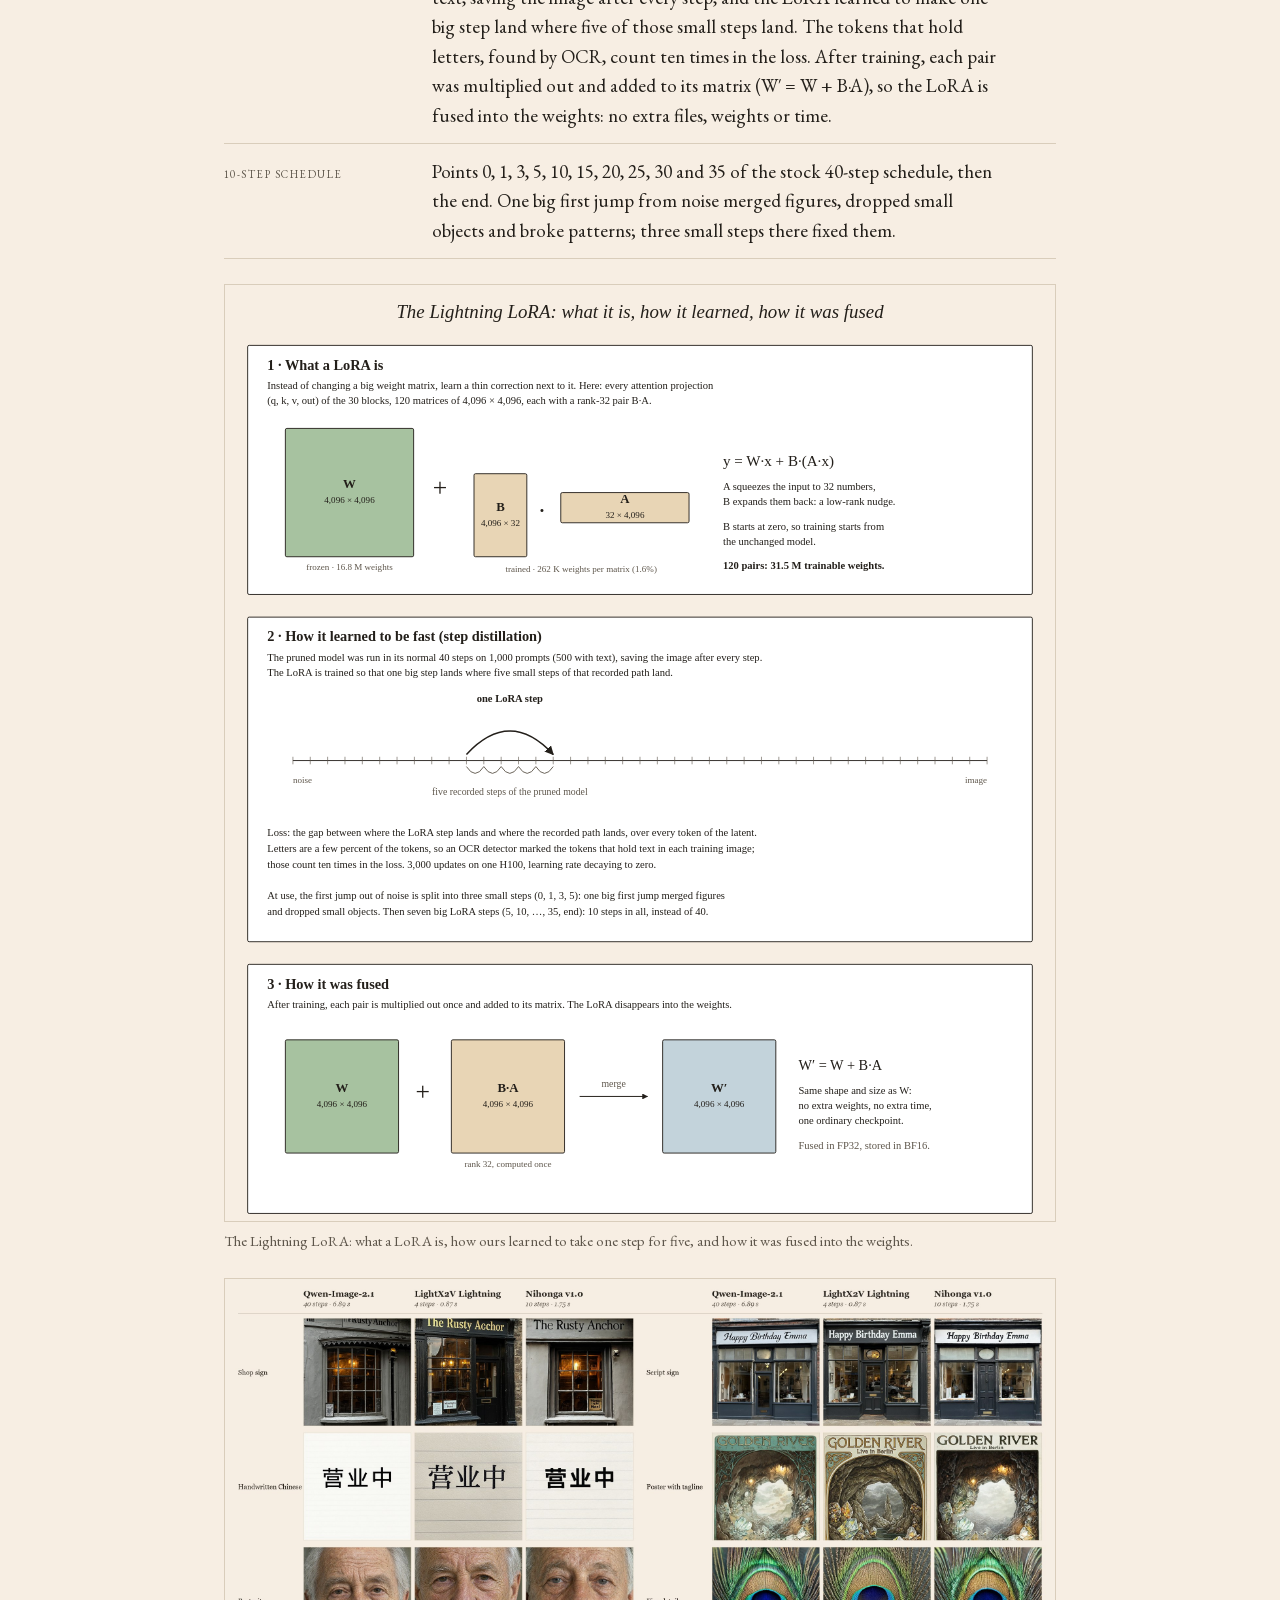
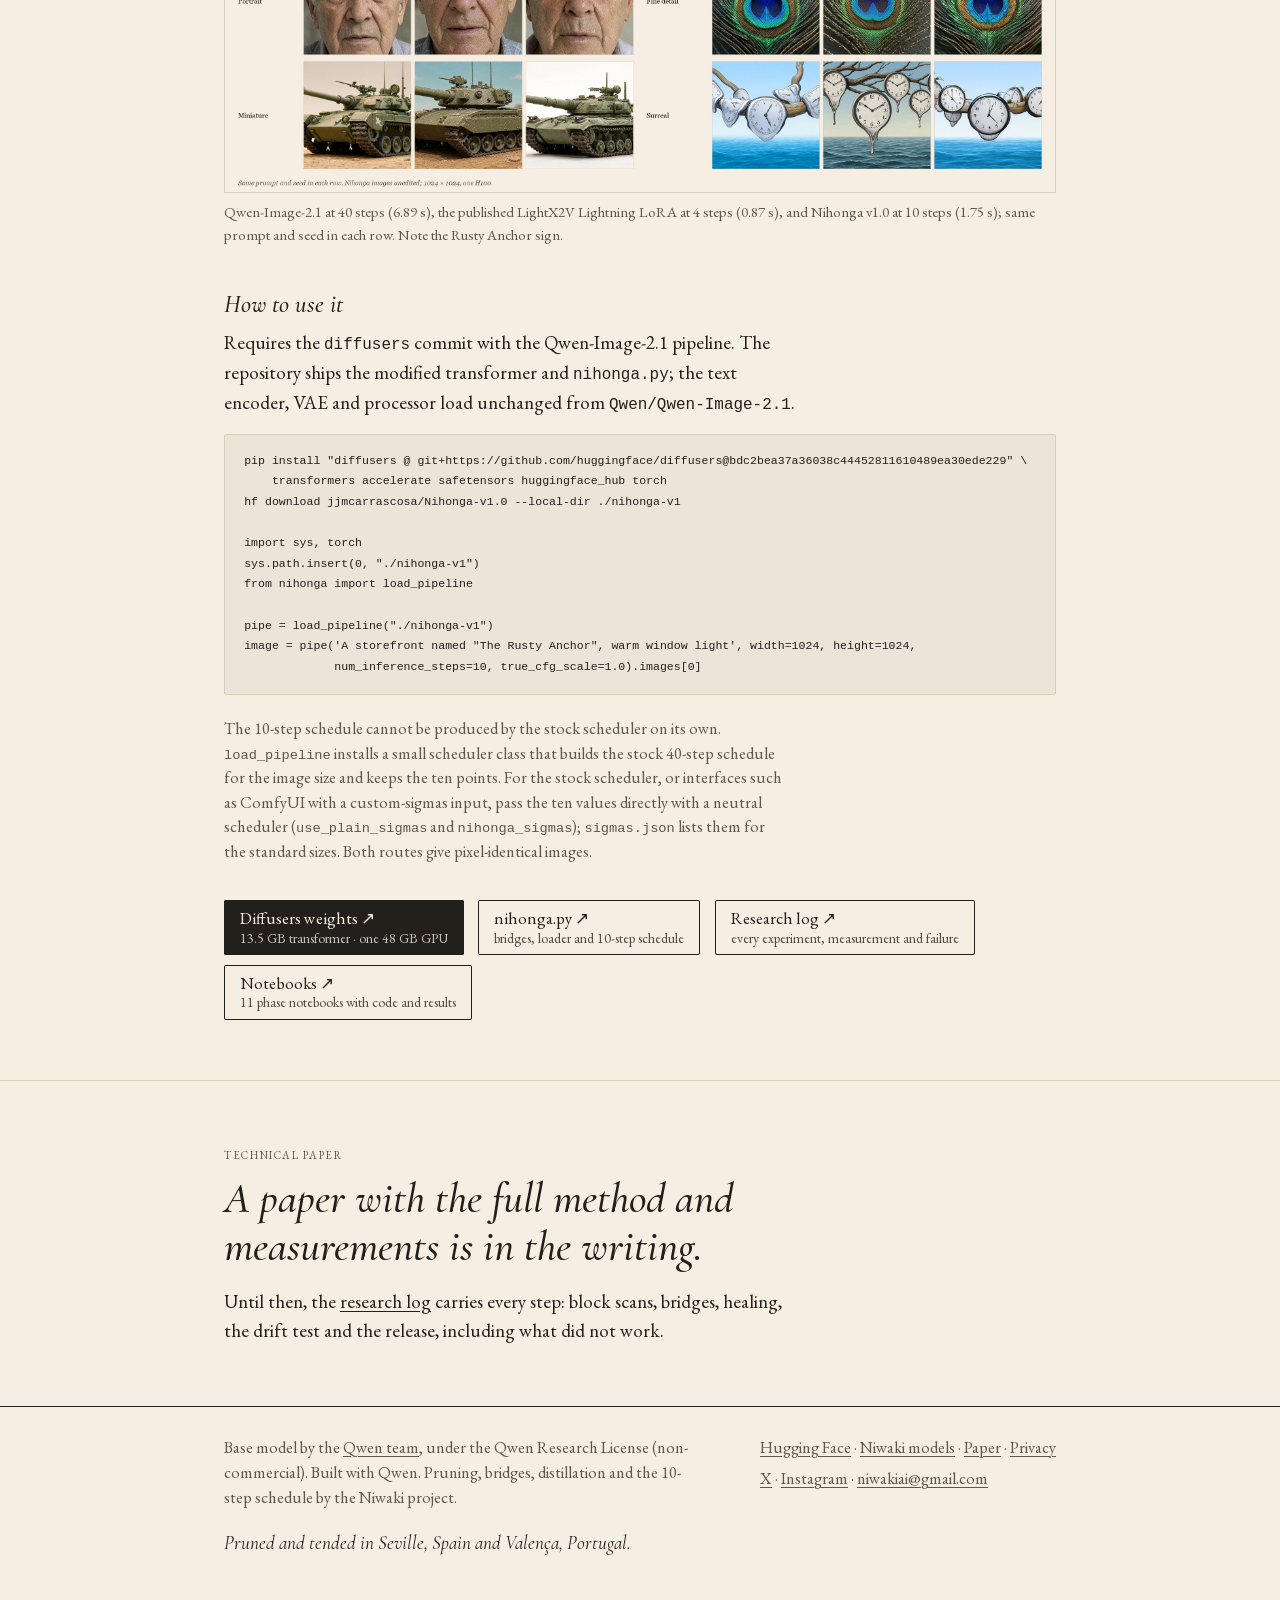
<file: nihonga/index.html>
<!DOCTYPE html>
<html lang="en">
<head>
  <meta charset="utf-8">
  <meta name="viewport" content="width=device-width, initial-scale=1">
  <title>Nihonga · Niwaki</title>
  <meta name="description" content="Nihonga v1.0: Qwen-Image-2.1 with two transformer blocks replaced by learned bridges and a fused 10-step Lightning LoRA. 3.9 times faster, 15 of 16 exact spellings on our hardest sign test. Diffusers weights.">
  <link rel="canonical" href="https://niwakiai.com/nihonga/">
  <meta property="og:type" content="website">
  <meta property="og:title" content="Nihonga · Niwaki">
  <meta property="og:description" content="Qwen-Image-2.1 in 10 steps instead of 40: 1.75 s against 6.89 s per 1024 × 1024 image, two blocks replaced by small bridges, and its spelling kept.">
  <meta property="og:url" content="https://niwakiai.com/nihonga/">
  <meta property="og:image" content="https://niwakiai.com/assets/nihonga.jpg">
  <meta name="twitter:card" content="summary_large_image">
  <meta name="twitter:site" content="@NiwakiAI">
  <meta name="theme-color" content="#F7EEE3">
  <link rel="icon" type="image/png" sizes="32x32" href="../assets/favicon-32.png?v=2">
  <link rel="icon" type="image/png" sizes="64x64" href="../assets/favicon-64.png?v=2">
  <link rel="apple-touch-icon" href="../assets/apple-touch-icon.png?v=2">
  <link rel="stylesheet" href="../style.css">
  <style>
    .usage { background: color-mix(in srgb, var(--ink) 5%, var(--paper)); border: 1px solid var(--rule); border-radius: 2px; padding: 1rem 1.2rem; overflow-x: auto; font-size: .86rem; line-height: 1.5; margin: 1rem 0 1.4rem; }
    .usage code { font-family: ui-monospace, SFMono-Regular, Menlo, Consolas, monospace; color: var(--ink); }
    figure.fig { margin: 1.6rem 0; }
    figure.fig img { display: block; width: 100%; height: auto; border: 1px solid var(--rule); background: var(--paper); }
    .tree.plate-art img { -webkit-mask-image: none; mask-image: none; }   /* this page's images keep their edges: no fade */
    figure.fig figcaption { font-size: .92rem; color: var(--ink-soft); margin-top: .5rem; }
  </style>
</head>
<body>

<header class="top">
  <div class="wrap">
  <nav class="nav" aria-label="Site">
    <a class="mark" href="../"><img src="../assets/logo.png" width="168" height="168" alt="">Niwaki</a>
    <ul>
      <li><a href="../">Kanji</a></li>
      <li><a href="../niwaki/">Niwaki</a></li>
      <li><a href="../saikei/">Saikei</a></li>
      <li><a href="../origami/">Origami</a></li>
      <li><a href="./" aria-current="page">Nihonga</a></li>
      <li><a href="../dojo/">Dojo</a></li>
      <li class="ext"><a href="https://huggingface.co/neopolita">Hugging Face ↗</a></li>
    </ul>
    <div class="social"><a href="https://x.com/NiwakiAI" aria-label="Niwaki on X" title="Niwaki on X"><svg viewBox="0 0 24 24" aria-hidden="true" focusable="false"><path fill="currentColor" d="M18.901 1.153h3.68l-8.04 9.19L24 22.846h-7.406l-5.8-7.584-6.638 7.584H.474l8.6-9.83L0 1.154h7.594l5.243 6.932ZM17.61 20.644h2.039L6.486 3.24H4.298Z"/></svg></a><a href="https://www.instagram.com/niwakiai" aria-label="Niwaki on Instagram" title="Niwaki on Instagram"><svg viewBox="0 0 24 24" aria-hidden="true" focusable="false"><rect x="2.75" y="2.75" width="18.5" height="18.5" rx="5.25" fill="none" stroke="currentColor" stroke-width="1.9"/><circle cx="12" cy="12" r="4.4" fill="none" stroke="currentColor" stroke-width="1.9"/><circle cx="17.6" cy="6.4" r="1.25" fill="currentColor"/></svg></a><a href="mailto:niwakiai@gmail.com" aria-label="Email niwakiai@gmail.com" title="niwakiai@gmail.com"><svg viewBox="0 0 24 24" aria-hidden="true" focusable="false"><rect x="2.75" y="4.75" width="18.5" height="14.5" rx="1.75" fill="none" stroke="currentColor" stroke-width="1.9"/><path d="m3.5 6 8.5 7 8.5-7" fill="none" stroke="currentColor" stroke-width="1.9" stroke-linejoin="round"/></svg></a></div>
  </nav>
  </div>
</header>

<main>
  <div class="wrap hero">
    <div class="lead">
      <p>Nihonga (日本画) paints in mineral pigments on silk and paper, building an image up in few, deliberate layers.</p>
      <p>This model does the same for an image transformer: fewer blocks, and far fewer strokes to finish an image, without losing the letters, which are the first thing to go.</p>
    </div>
    <figure class="tree plate-art">
      <picture>
        <source srcset="../assets/nihonga.webp" type="image/webp">
        <img src="../assets/nihonga.jpg" width="1774" height="887" alt="Engraving of a Japanese painter’s low worktable with an unfurled pine-and-mountain landscape, brushes, an inkstone and bowls of mineral pigment.">
      </picture>
    </figure>
  </div>

  <!-- ======================= Nihonga v1.0 ======================= -->
  <section id="v1" class="first" aria-labelledby="h-nihonga">
    <div class="wrap">
      <p class="eyebrow">Latest release</p>
      <h2 id="h-nihonga"><span class="nb">Qwen-Image-2.1</span> <span class="nb">Nihonga v1.0</span> <span class="sub">text to image · 10 steps</span></h2>
      <p class="summary">Qwen-Image-2.1 with two of its 32 transformer blocks replaced by small learned bridges, and a Lightning LoRA (step distillation) fused into the weights, so an image takes 10 steps instead of 40. Run it with stock <code>diffusers</code> and the loader shipped with the weights. Built with Qwen; for non-commercial use.</p>

      <ul class="figures">
        <li><span class="n">3.9<small>×</small></span><span class="c">faster: 1.75 s against 6.89 s for a 1024 × 1024 image on one H100</span></li>
        <li><span class="n">15 <small>of 16</small></span><span class="c">exact spellings on our hardest sign test; the original model gets 16</span></li>
        <li><span class="n">10</span><span class="c">steps instead of 40, without classifier-free guidance</span></li>
        <li><span class="n">6.73 <small>B</small></span><span class="c">transformer parameters, from 7.12 B: 30 blocks and 2 bridges</span></li>
      </ul>

      <div class="charts">
        <figure class="chart">
          <figcaption><b>Seconds per 1024 × 1024 image, one H100</b><i>lower is better</i></figcaption>
          <ol class="bars" style="--max:6.89">
            <li class="open" style="--v:6.89;--i:0"><span class="name">Qwen-Image-2.1 · 40 steps</span><span class="track"><span class="bar"></span><span class="val">6.89</span></span></li>
            <li class="solid" style="--v:1.75;--i:1"><span class="name">Nihonga v1.0 · 10 steps</span><span class="track"><span class="bar"></span><span class="val">1.75</span></span></li>
            <li class="hatch" style="--v:0.87;--i:2"><span class="name">LightX2V Lightning LoRA on Qwen-Image-2.1 · 4 steps</span><span class="track"><span class="bar"></span><span class="val">0.87</span></span></li>
          </ol>
        </figure>

        <figure class="chart">
          <figcaption><b>Exact spellings, 16 hard items</b><i>higher is better</i></figcaption>
          <ol class="bars" style="--max:16">
            <li class="open" style="--v:16;--i:0"><span class="name">Qwen-Image-2.1 · 40 steps</span><span class="track"><span class="bar"></span><span class="val">16</span></span></li>
            <li class="solid" style="--v:15;--i:1"><span class="name">Nihonga v1.0 · 10 steps</span><span class="track"><span class="bar"></span><span class="val">15</span></span></li>
            <li class="hatch" style="--v:13;--i:2"><span class="name">LightX2V Lightning LoRA on Qwen-Image-2.1 · 4 steps</span><span class="track"><span class="bar"></span><span class="val">13</span></span></li>
          </ol>
        </figure>
      </div>

      <ul class="key" aria-label="Legend">
        <li><span class="solid"></span>Nihonga v1.0</li>
        <li><span class="hatch"></span>published Lightning LoRA (LightX2V), on the full model</li>
        <li><span class="open"></span>Qwen-Image-2.1, unchanged</li>
      </ul>

      <p class="note">Spelling: four seeds each of a storefront sign, a shop-name sign, a poster tagline and a handwritten Chinese note, read at full resolution; the same prompts and seeds for every row. On 25 general prompts, 2 Nihonga images miss content that the 40-step pruned model draws (a laptop lighting a face; four friends drawn as five). Speed: batch 1, BF16, text encoder and VAE included; peak memory 39.3 GB against 39.6 GB, because the unchanged 17.5 GB text encoder dominates. Nearly all of the speed comes from the 10-step schedule; removing two blocks saves about 4% per step. Text to image only: editing, reference images and transparency were not trained or tested.</p>

      <h3>Architecture</h3>
      <figure class="fig">
        <a href="architecture-v1-combined.svg"><img loading="lazy" src="architecture-v1-combined.svg" width="1120" height="1640" alt="Nihonga v1 in one diagram: the 32 slots of the Qwen-Image-2.1 transformer, with slots 5 and 20 linked to a detailed drawing of the bridge (an 8-head attention branch with its own prompt cache, then a conditioned MLP); below, the fused Lightning LoRA and the 10-step schedule."></a>
      </figure>

      <dl class="facts">
        <div><dt>Bridges</dt><dd>Blocks 5 and 20 are replaced by modules of about 25 M weights, against 218 M for a block: an 8-head attention branch with its own prompt cache, then a timestep-conditioned MLP, trained end to end against the original model. Blocks were chosen by checking spelling, not only average error: block 13 looked cheap by average measures and turned out to carry letters, so it stays.</dd></div>
        <div><dt>Lightning LoRA</dt><dd>The speed comes from a Lightning LoRA we trained for this model. A LoRA leaves each weight matrix frozen and learns a thin correction beside it: two small matrices B and A of rank 32, here on q, k, v and out of the 30 blocks (31.5 M trainable weights). It was trained by step distillation: the pruned model was run in its normal 40 steps on 1,000 prompts, half with text, saving the image after every step, and the LoRA learned to make one big step land where five of those small steps land. The tokens that hold letters, found by OCR, count ten times in the loss. After training, each pair was multiplied out and added to its matrix (W&prime; = W + B&middot;A), so the LoRA is fused into the weights: no extra files, weights or time.</dd></div>
        <div><dt>10-step schedule</dt><dd>Points 0, 1, 3, 5, 10, 15, 20, 25, 30 and 35 of the stock 40-step schedule, then the end. One big first jump from noise merged figures, dropped small objects and broke patterns; three small steps there fixed them.</dd></div>
      </dl>

      <figure class="fig">
        <a href="lightning-lora.svg"><img loading="lazy" src="lightning-lora.svg" width="1100" height="1240" alt="The Lightning LoRA in three panels: a frozen 4096 by 4096 matrix W plus a rank-32 pair B times A; one LoRA step trained to land where five recorded steps land, with letter tokens weighted ten times; fusing W prime equals W plus B times A, the same shape as W."></a>
        <figcaption>The Lightning LoRA: what a LoRA is, how ours learned to take one step for five, and how it was fused into the weights.</figcaption>
      </figure>

      <figure class="fig">
        <a href="images/final-results.jpg"><img loading="lazy" src="images/final-results.jpg" width="2540" height="1570" alt="Eight prompts, each as Qwen-Image-2.1 at 40 steps, the LightX2V Lightning LoRA at 4 steps (which writes The Rusty Acchor) and Nihonga v1.0 at 10 steps: The Rusty Anchor shop sign, a Happy Birthday Emma script sign, handwritten Chinese, a Golden River poster with the tagline Live in Berlin, a portrait, a peacock feather, a model tank and melting clocks."></a>
        <figcaption>Qwen-Image-2.1 at 40 steps (6.89 s), the published LightX2V Lightning LoRA at 4 steps (0.87 s), and Nihonga v1.0 at 10 steps (1.75 s); same prompt and seed in each row. Note the Rusty Anchor sign.</figcaption>
      </figure>

      <h3>How to use it</h3>
      <p class="summary">Requires the <code>diffusers</code> commit with the Qwen-Image-2.1 pipeline. The repository ships the modified transformer and <code>nihonga.py</code>; the text encoder, VAE and processor load unchanged from <code>Qwen/Qwen-Image-2.1</code>.</p>
<pre class="usage"><code>pip install "diffusers @ git+https://github.com/huggingface/diffusers@bdc2bea37a36038c44452811610489ea30ede229" \
    transformers accelerate safetensors huggingface_hub torch
hf download jjmcarrascosa/Nihonga-v1.0 --local-dir ./nihonga-v1

import sys, torch
sys.path.insert(0, "./nihonga-v1")
from nihonga import load_pipeline

pipe = load_pipeline("./nihonga-v1")
image = pipe('A storefront named "The Rusty Anchor", warm window light', width=1024, height=1024,
             num_inference_steps=10, true_cfg_scale=1.0).images[0]</code></pre>
      <p class="note">The 10-step schedule cannot be produced by the stock scheduler on its own. <code>load_pipeline</code> installs a small scheduler class that builds the stock 40-step schedule for the image size and keeps the ten points. For the stock scheduler, or interfaces such as ComfyUI with a custom-sigmas input, pass the ten values directly with a neutral scheduler (<code>use_plain_sigmas</code> and <code>nihonga_sigmas</code>); <code>sigmas.json</code> lists them for the standard sizes. Both routes give pixel-identical images.</p>

      <ul class="get">
        <li><a class="primary" href="https://huggingface.co/jjmcarrascosa/Nihonga-v1.0">Diffusers weights ↗<small>13.5 GB transformer · one 48 GB GPU</small></a></li>
        <li><a href="https://huggingface.co/jjmcarrascosa/Nihonga-v1.0/blob/main/nihonga.py">nihonga.py ↗<small>bridges, loader and 10-step schedule</small></a></li>
        <li><a href="https://josejuanmartinez.github.io/research/nihonga/">Research log ↗<small>every experiment, measurement and failure</small></a></li>
        <li><a href="https://github.com/josejuanmartinez/nihonga">Notebooks ↗<small>11 phase notebooks with code and results</small></a></li>
      </ul>
    </div>
  </section>

  <!-- ======================= paper ======================= -->
  <section aria-labelledby="h-paper">
    <div class="wrap">
      <p class="eyebrow">Technical paper</p>
      <h2 id="h-paper">A paper with the full method and measurements is in the writing.</h2>
      <p class="summary">Until then, the <a href="https://josejuanmartinez.github.io/research/nihonga/">research log</a> carries every step: block scans, bridges, healing, the drift test and the release, including what did not work.</p>
    </div>
  </section>
</main>

<footer>
  <div class="wrap">
    <p>Base model by the <a href="https://huggingface.co/Qwen">Qwen team</a>, under the Qwen Research License (non-commercial). Built with Qwen. Pruning, bridges, distillation and the 10-step schedule by the Niwaki project.</p>
    <div class="links">
      <p><a href="https://huggingface.co/jjmcarrascosa/Nihonga-v1.0">Hugging Face</a> · <a href="../niwaki/">Niwaki models</a> · <a href="../paper/">Paper</a> · <a href="../privacy/">Privacy</a></p>
      <p class="social"><a href="https://x.com/NiwakiAI">X</a> · <a href="https://www.instagram.com/niwakiai">Instagram</a> · <a href="mailto:niwakiai@gmail.com">niwakiai@gmail.com</a></p>
    </div>
    <p class="made">Pruned and tended in Seville, Spain and Valença, Portugal.</p>
  </div>
</footer>

<!-- Cloudflare Web Analytics --><script type='module' src='https://static.cloudflareinsights.com/beacon.min.js' data-cf-beacon='{"token": "8cd674c9e00d4cffa8a037381ee5b2b9"}'></script><!-- End Cloudflare Web Analytics -->
</body>
</html>
</file>
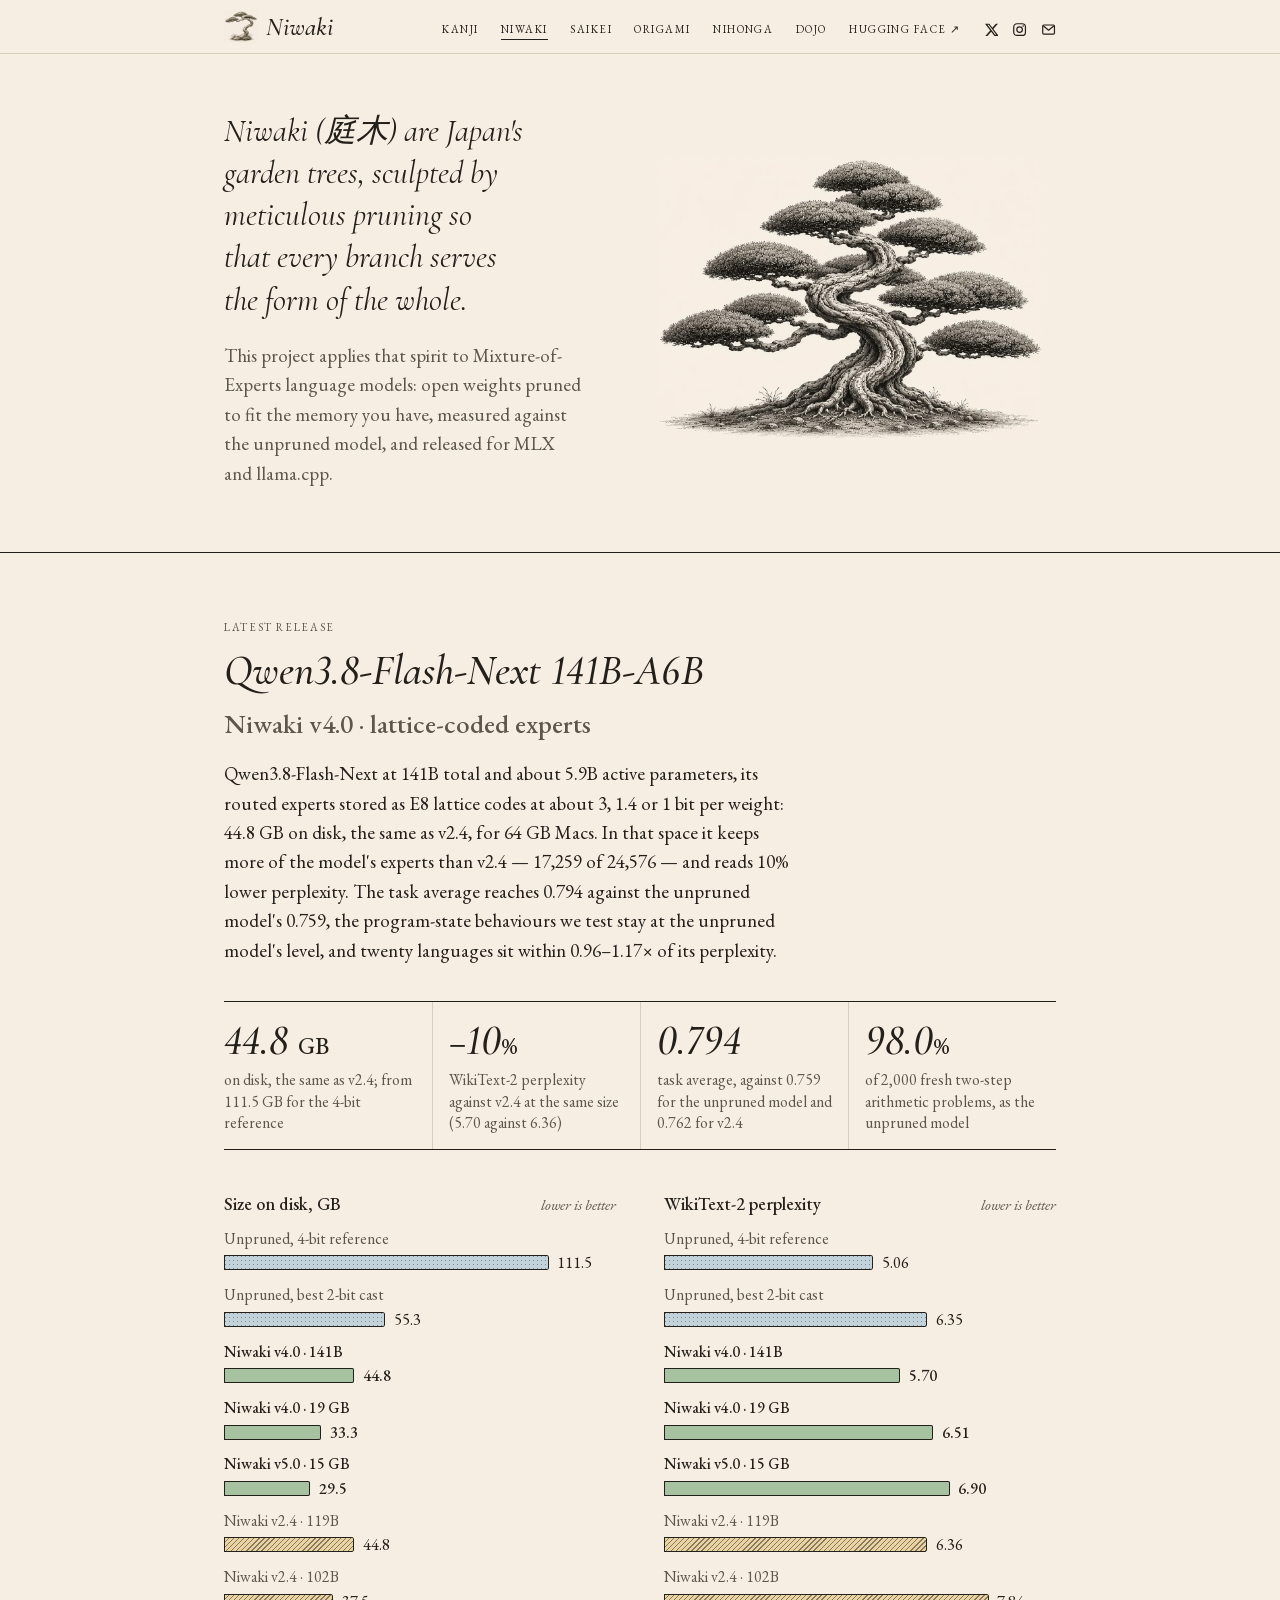
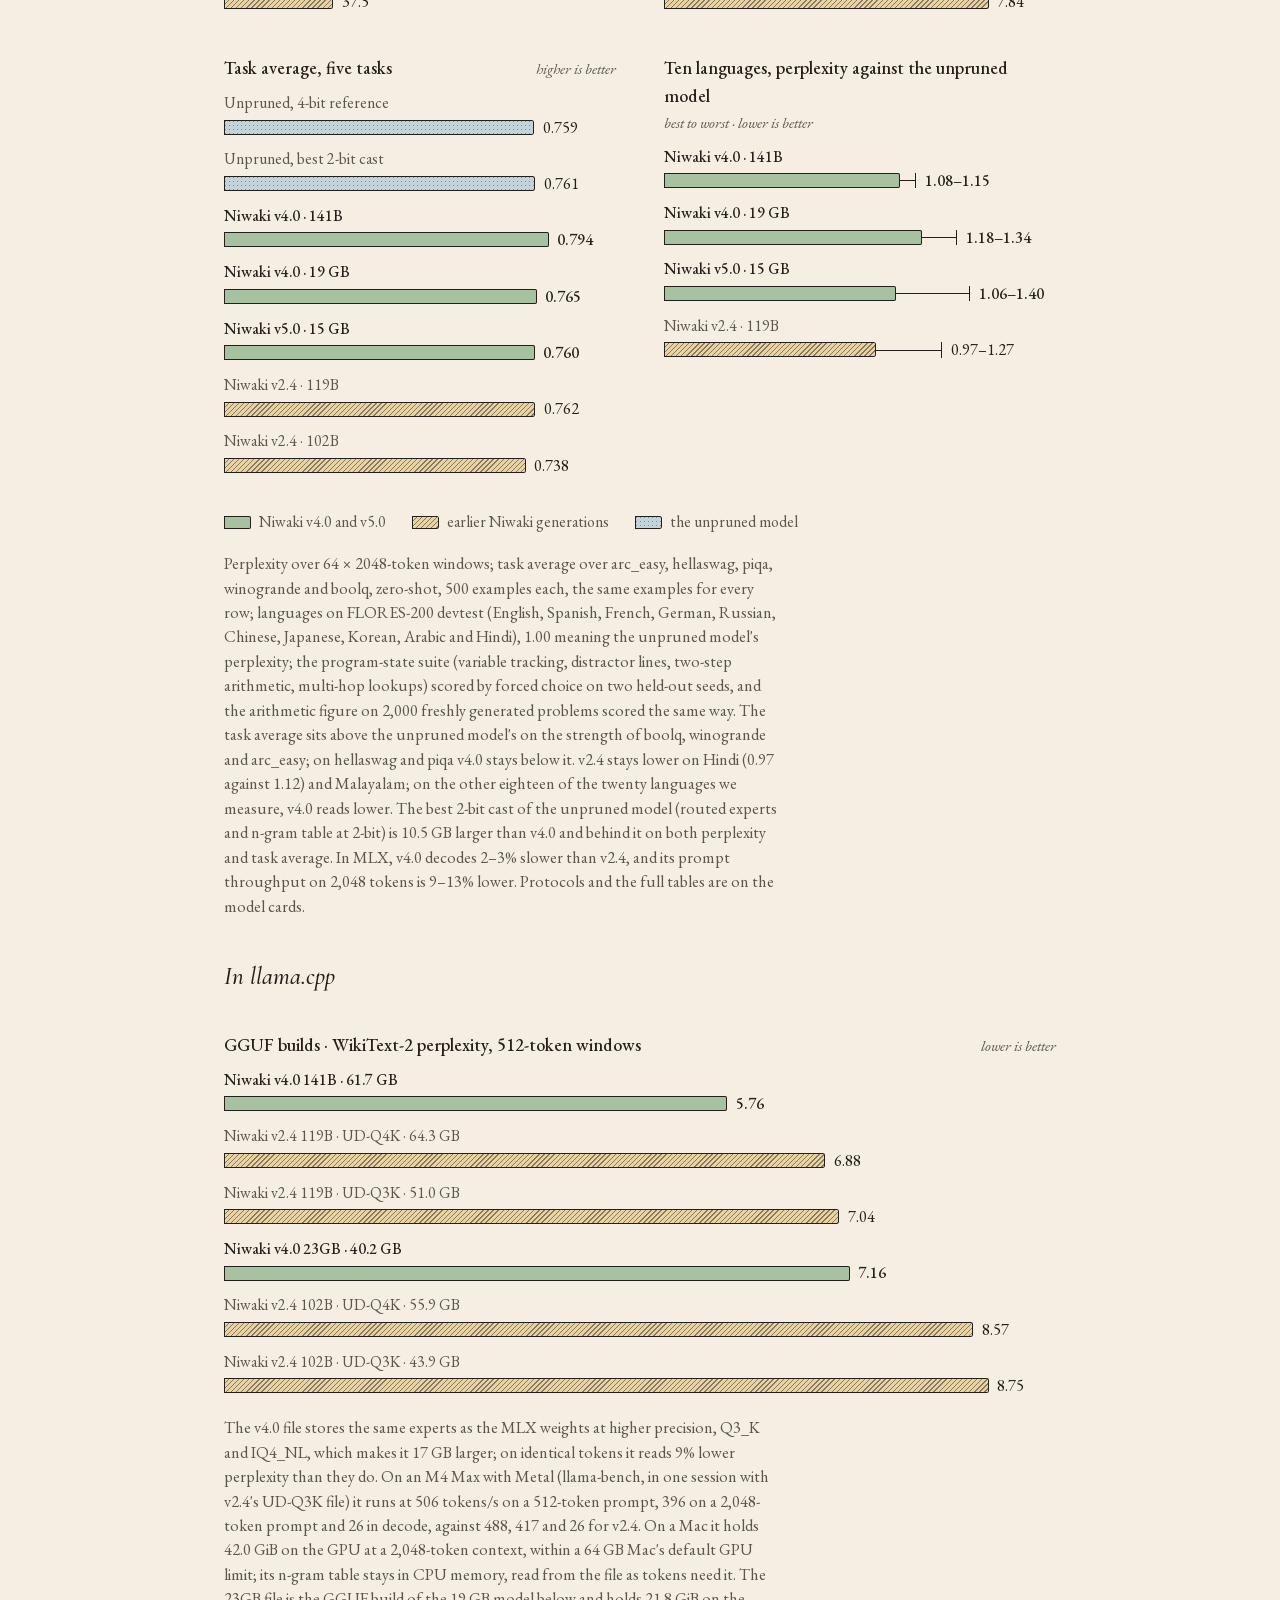
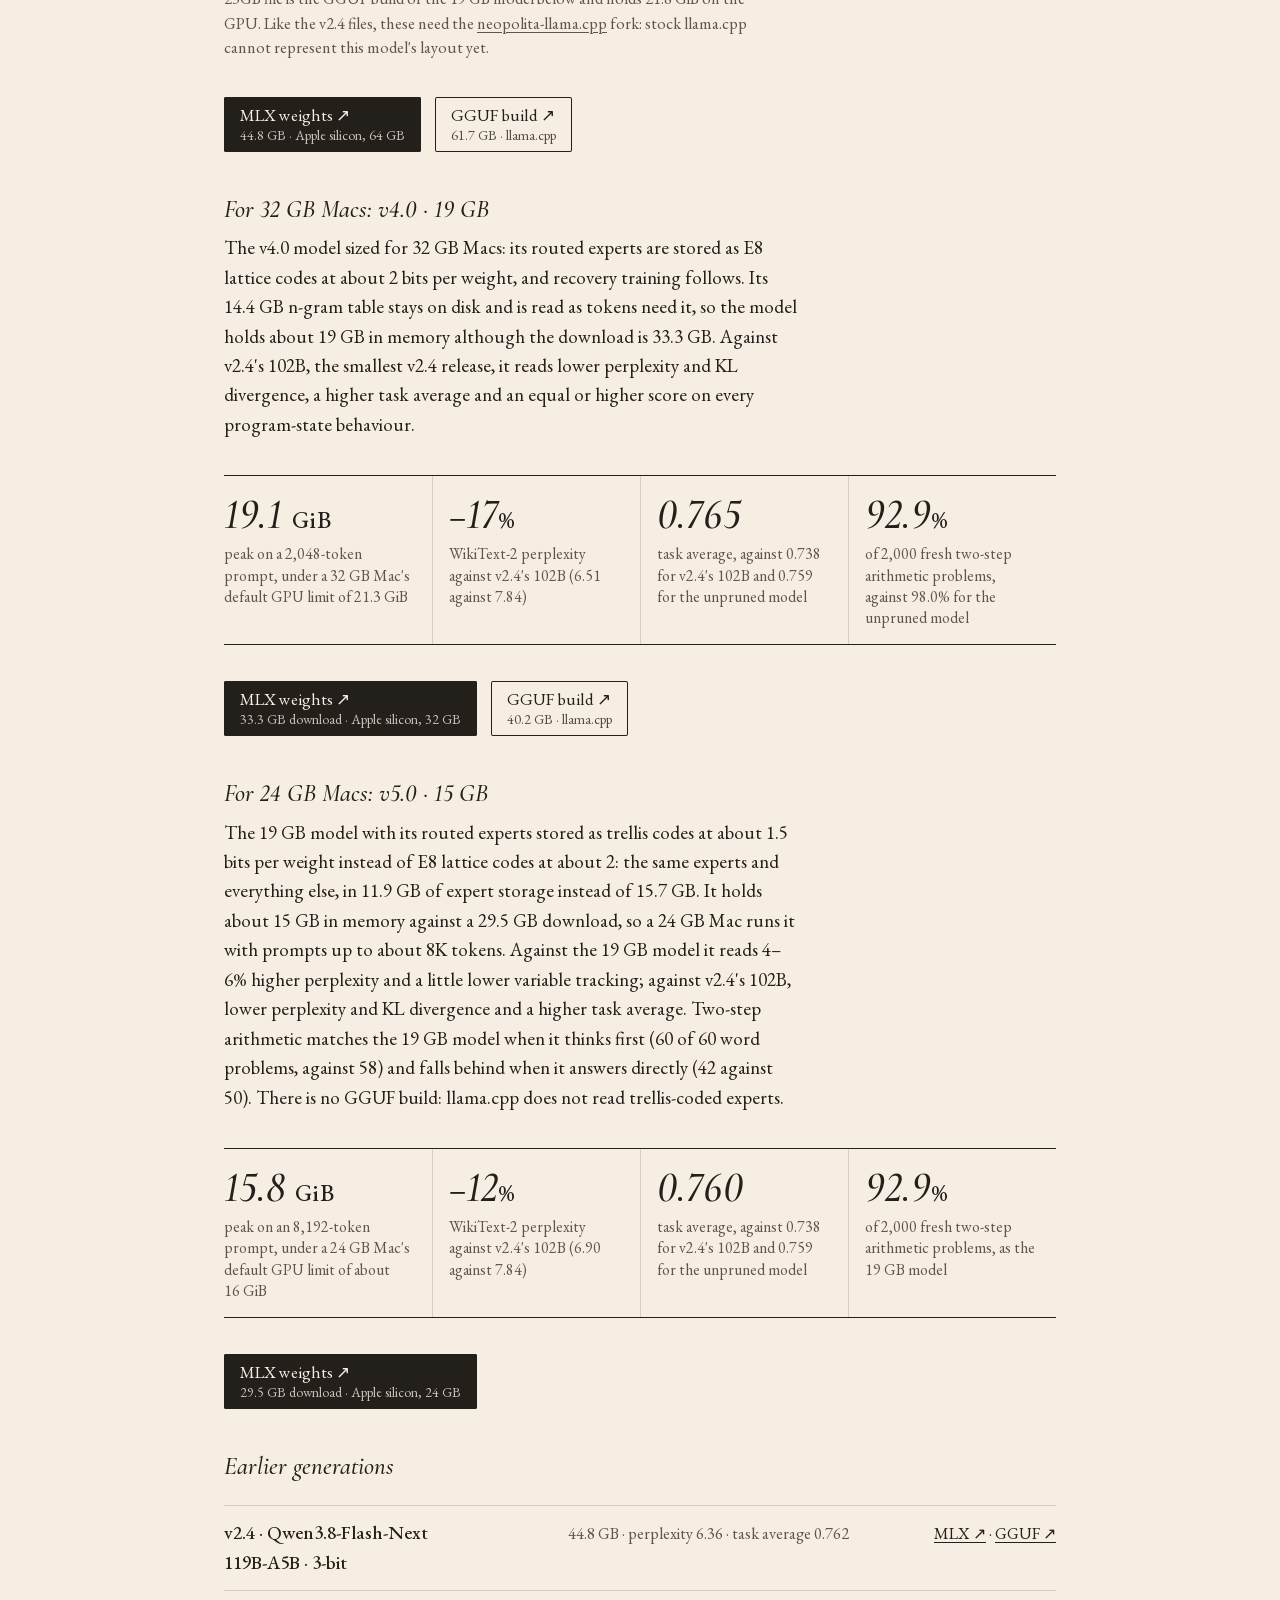
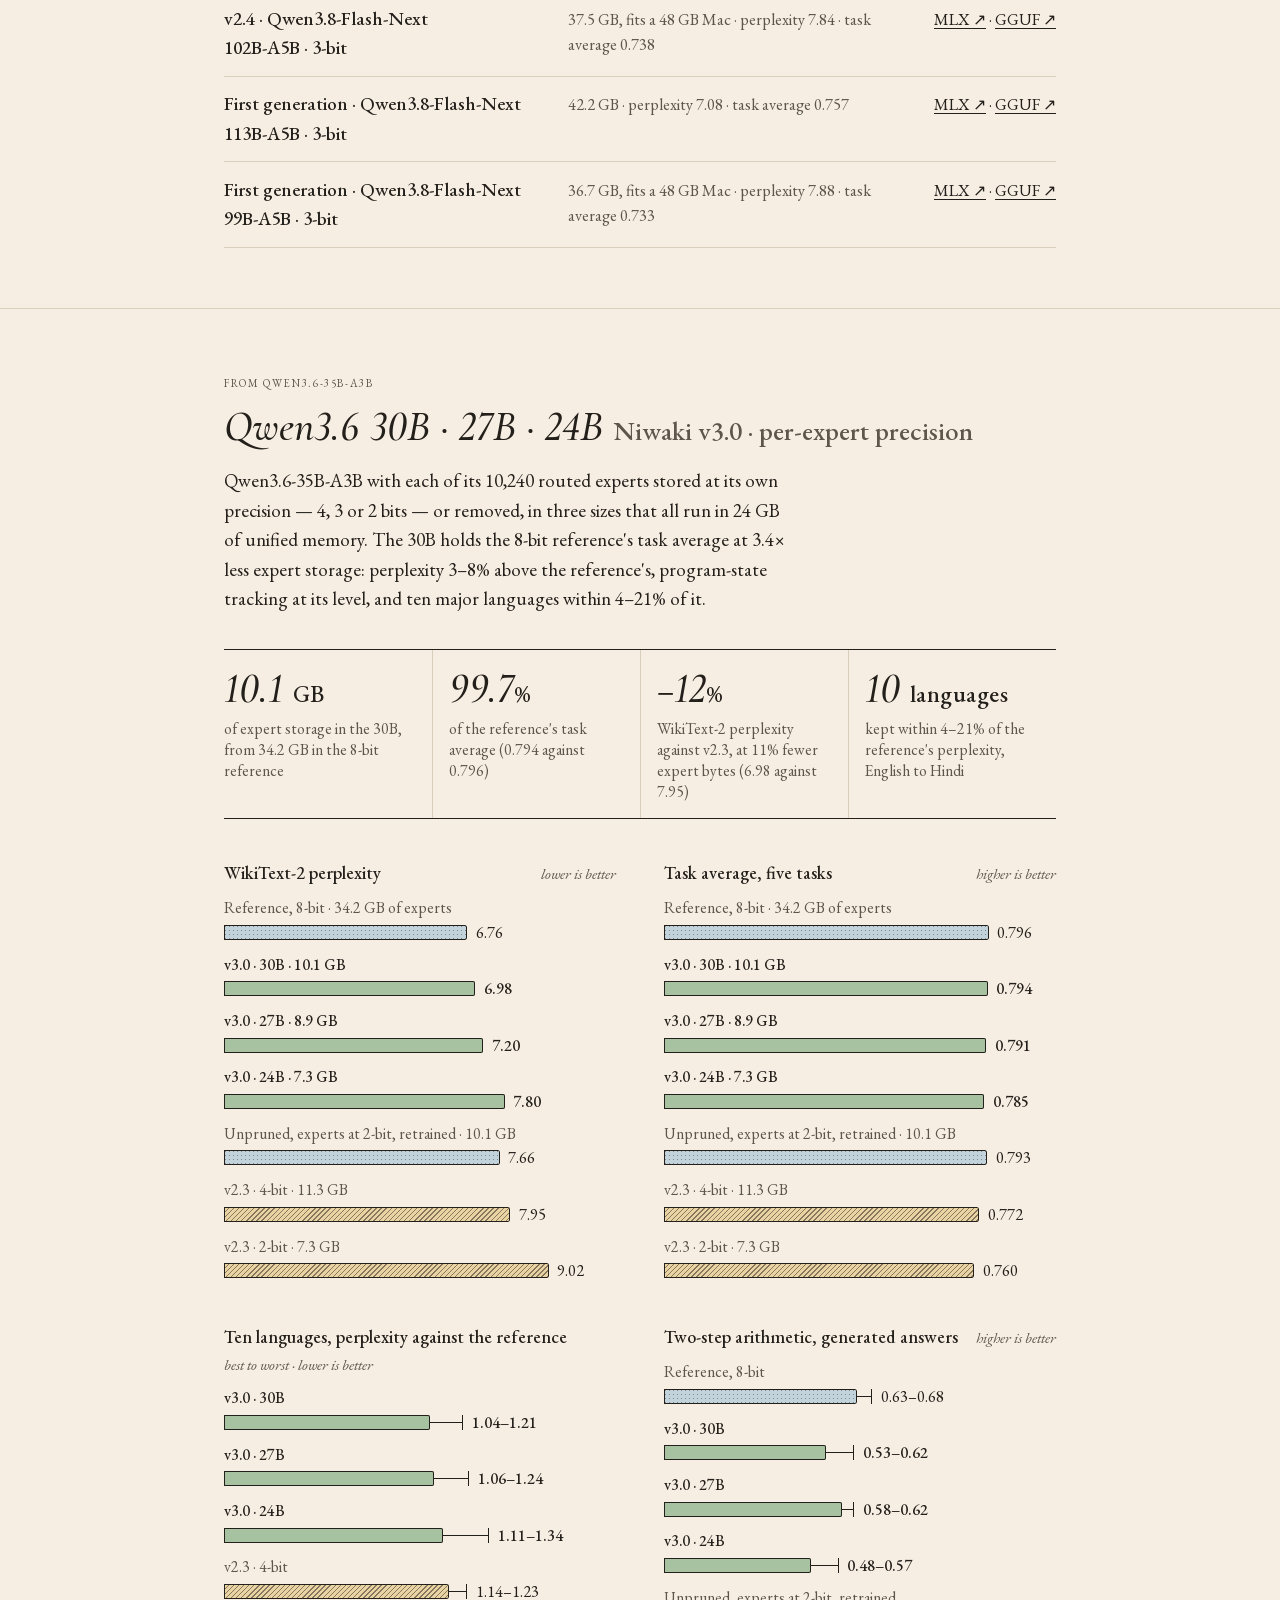
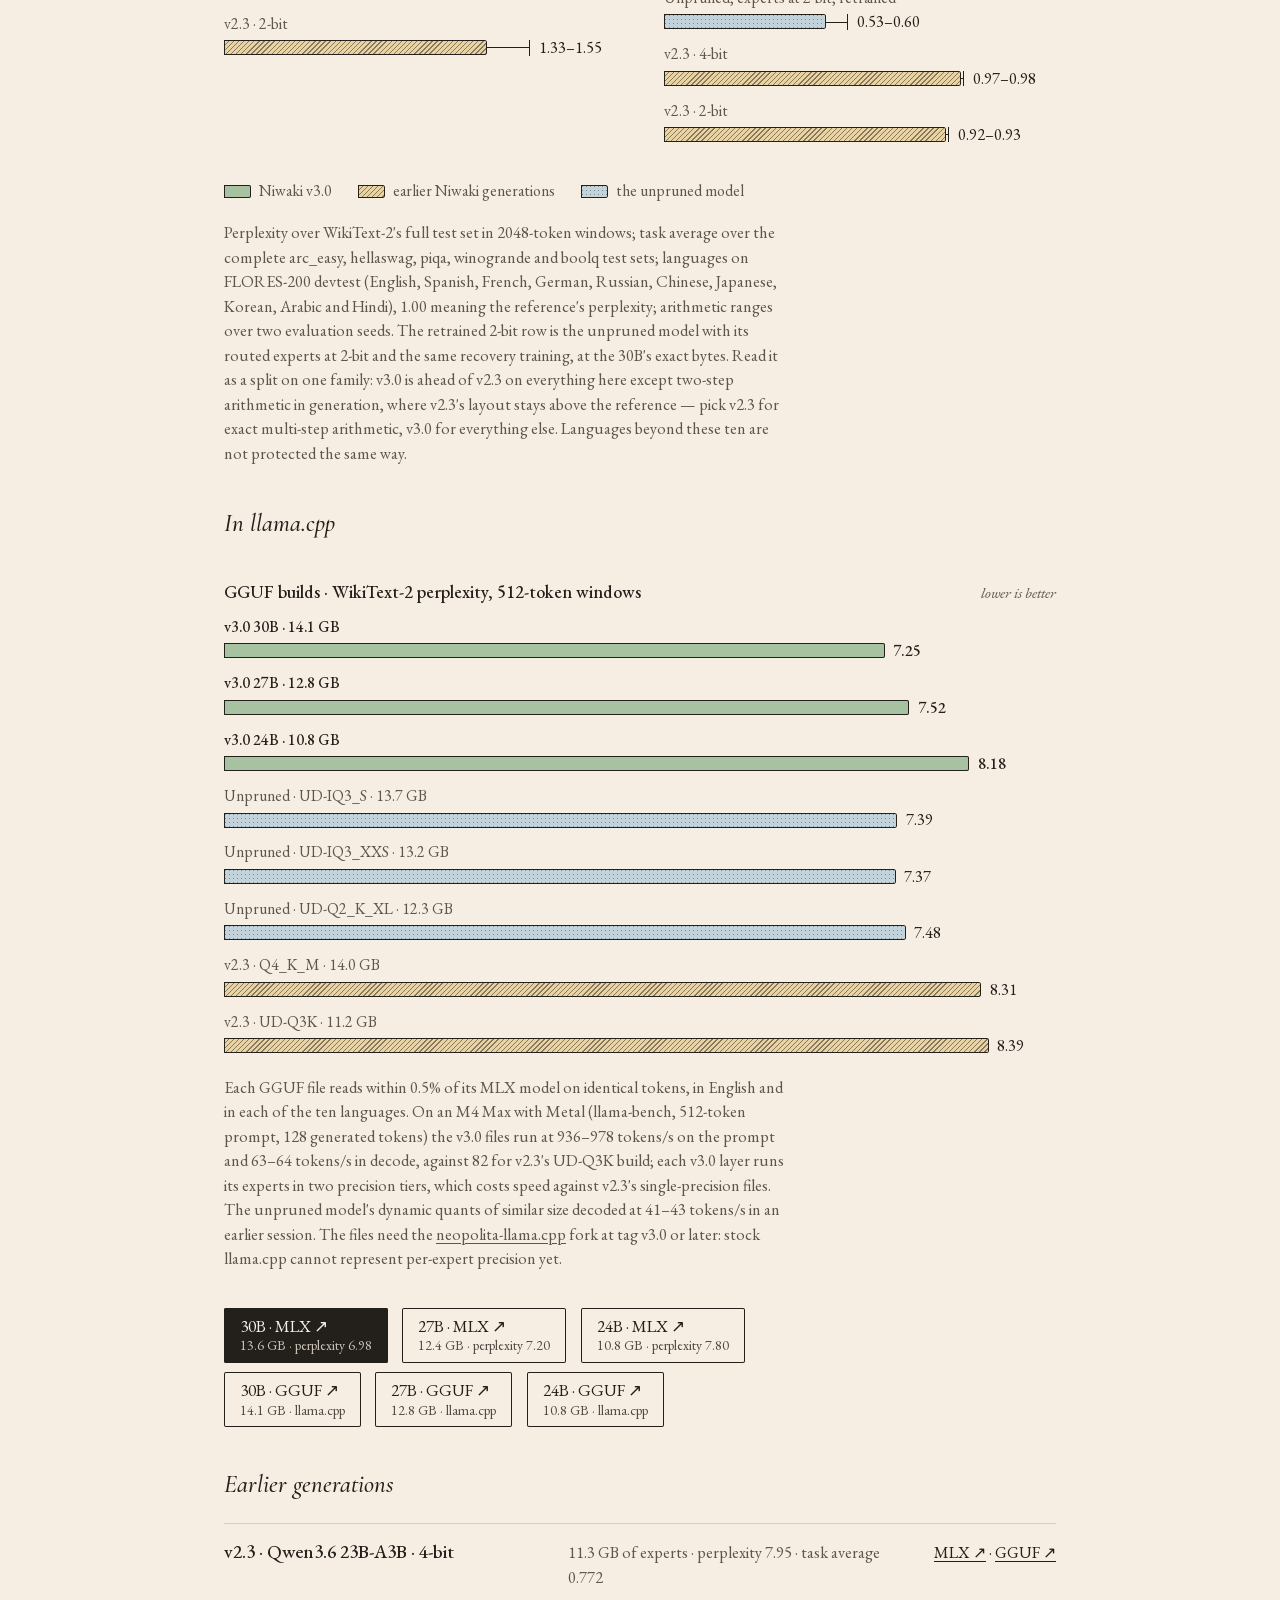
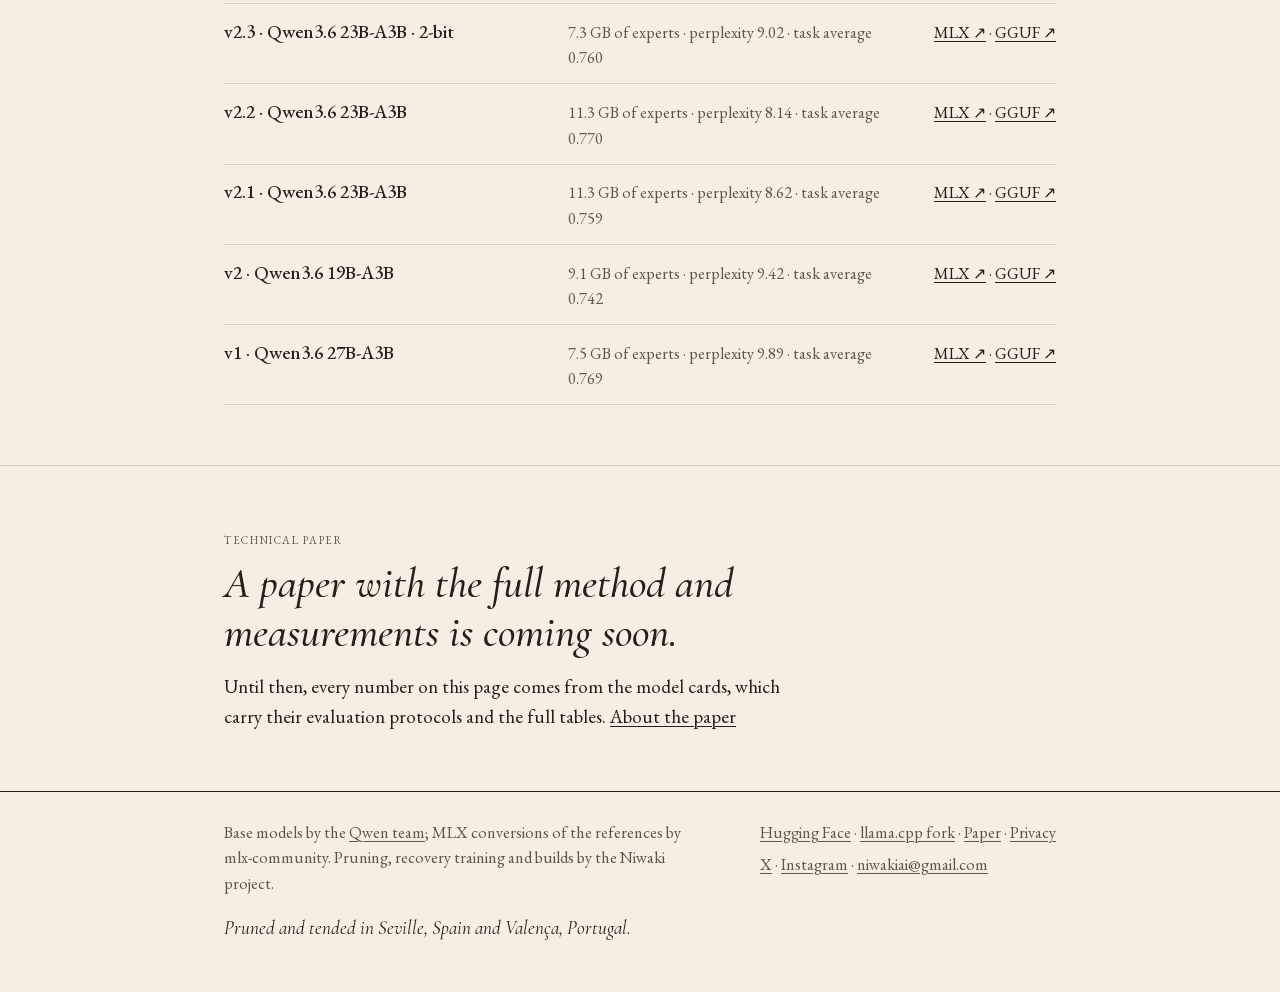
<file: niwaki/index.html>
<!DOCTYPE html>
<html lang="en">
<head>
  <meta charset="utf-8">
  <meta name="viewport" content="width=device-width, initial-scale=1">
  <title>Niwaki · Model pruning</title>
  <meta name="description" content="Niwaki prunes Mixture-of-Experts language models and releases them as MLX and GGUF weights. Latest: Qwen3.8-Flash-Next v4.0, 141B parameters in 44.8 GB with lattice-coded experts for 64 GB Macs, a 19 GB build for 32 GB Macs and a 15 GB v5.0 build for 24 GB Macs.">
  <link rel="canonical" href="https://niwakiai.com/niwaki/">
  <meta property="og:type" content="website">
  <meta property="og:title" content="Niwaki · Model pruning">
  <meta property="og:description" content="Pruned Mixture-of-Experts language models, released as MLX and GGUF weights. Latest: Qwen3.8-Flash-Next v4.0 at 141B parameters and 44.8 GB on disk, with perplexity 10% below v2.4's at the same size, and 19 GB and 15 GB builds of it for 32 GB and 24 GB Macs.">
  <meta property="og:url" content="https://niwakiai.com/niwaki/">
  <meta property="og:image" content="https://niwakiai.com/assets/og.jpg">
  <meta name="twitter:card" content="summary_large_image">
  <meta name="twitter:site" content="@NiwakiAI">
  <meta name="theme-color" content="#F7EEE3">
  <link rel="icon" type="image/png" sizes="32x32" href="../assets/favicon-32.png?v=2">
  <link rel="icon" type="image/png" sizes="64x64" href="../assets/favicon-64.png?v=2">
  <link rel="apple-touch-icon" href="../assets/apple-touch-icon.png?v=2">
  <link rel="stylesheet" href="../style.css">
</head>
<body>

<header class="top">
  <div class="wrap">
  <nav class="nav" aria-label="Site">
    <a class="mark" href="../"><img src="../assets/logo.png" width="168" height="168" alt="">Niwaki</a>
    <ul>
      <li><a href="../">Kanji</a></li>
      <li><a href="./" aria-current="page">Niwaki</a></li>
      <li><a href="../saikei/">Saikei</a></li>
      <li><a href="../origami/">Origami</a></li>
      <li><a href="../nihonga/">Nihonga</a></li>
      <li><a href="../dojo/">Dojo</a></li>
      <li class="ext"><a href="https://huggingface.co/neopolita">Hugging Face ↗</a></li>
    </ul>
    <div class="social"><a href="https://x.com/NiwakiAI" aria-label="Niwaki on X" title="Niwaki on X"><svg viewBox="0 0 24 24" aria-hidden="true" focusable="false"><path fill="currentColor" d="M18.901 1.153h3.68l-8.04 9.19L24 22.846h-7.406l-5.8-7.584-6.638 7.584H.474l8.6-9.83L0 1.154h7.594l5.243 6.932ZM17.61 20.644h2.039L6.486 3.24H4.298Z"/></svg></a><a href="https://www.instagram.com/niwakiai" aria-label="Niwaki on Instagram" title="Niwaki on Instagram"><svg viewBox="0 0 24 24" aria-hidden="true" focusable="false"><rect x="2.75" y="2.75" width="18.5" height="18.5" rx="5.25" fill="none" stroke="currentColor" stroke-width="1.9"/><circle cx="12" cy="12" r="4.4" fill="none" stroke="currentColor" stroke-width="1.9"/><circle cx="17.6" cy="6.4" r="1.25" fill="currentColor"/></svg></a><a href="mailto:niwakiai@gmail.com" aria-label="Email niwakiai@gmail.com" title="niwakiai@gmail.com"><svg viewBox="0 0 24 24" aria-hidden="true" focusable="false"><rect x="2.75" y="4.75" width="18.5" height="14.5" rx="1.75" fill="none" stroke="currentColor" stroke-width="1.9"/><path d="m3.5 6 8.5 7 8.5-7" fill="none" stroke="currentColor" stroke-width="1.9" stroke-linejoin="round"/></svg></a></div>
  </nav>
  </div>
</header>

<main>
  <div class="wrap hero">
    <div class="lead">
      <p>Niwaki (庭木) are Japan's garden trees, sculpted by meticulous pruning so that every branch serves the form of the whole.</p>
      <p>This project applies that spirit to Mixture-of-Experts language models: open weights pruned to fit the memory you have, measured against the unpruned model, and released for MLX and llama.cpp.</p>
    </div>
    <figure class="tree">
      <picture>
        <source srcset="../assets/niwaki_tree.webp" type="image/webp">
        <img src="../assets/niwaki_tree.jpg" width="1221" height="868" alt="Engraving of a niwaki: a Japanese garden pine with a twisted trunk and cloud-pruned foliage.">
      </picture>
    </figure>
  </div>

  <!-- ======================= Flash-Next v4.0 ======================= -->
  <section id="flash-next" class="first" aria-labelledby="h-fn">
    <div class="wrap">
      <p class="eyebrow">Latest release</p>
      <h2 id="h-fn"><span class="nb">Qwen3.8-Flash-Next</span> <span class="nb">141B-A6B</span> <span class="sub">Niwaki v4.0 · lattice-coded experts</span></h2>
      <p class="summary">Qwen3.8-Flash-Next at 141B total and about 5.9B active parameters, its routed experts stored as E8 lattice codes at about 3, 1.4 or 1 bit per weight: 44.8&nbsp;GB on disk, the same as v2.4, for 64&nbsp;GB Macs. In that space it keeps more of the model's experts than v2.4 — 17,259 of 24,576 — and reads 10% lower perplexity. The task average reaches 0.794 against the unpruned model's 0.759, the program-state behaviours we test stay at the unpruned model's level, and twenty languages sit within 0.96–1.17× of its perplexity.</p>

      <ul class="figures">
        <li><span class="n">44.8 <small>GB</small></span><span class="c">on disk, the same as v2.4; from 111.5 GB for the 4-bit reference</span></li>
        <li><span class="n">−10<small>%</small></span><span class="c">WikiText-2 perplexity against v2.4 at the same size (5.70 against 6.36)</span></li>
        <li><span class="n">0.794</span><span class="c">task average, against 0.759 for the unpruned model and 0.762 for v2.4</span></li>
        <li><span class="n">98.0<small>%</small></span><span class="c">of 2,000 fresh two-step arithmetic problems, as the unpruned model</span></li>
      </ul>

      <div class="charts">
        <figure class="chart">
          <figcaption><b>Size on disk, GB</b><i>lower is better</i></figcaption>
          <ol class="bars" style="--max:111.5">
            <li class="open" style="--v:111.5;--i:0"><span class="name">Unpruned, 4-bit reference</span><span class="track"><span class="bar"></span><span class="val">111.5</span></span></li>
            <li class="open" style="--v:55.3;--i:1"><span class="name">Unpruned, best 2-bit cast</span><span class="track"><span class="bar"></span><span class="val">55.3</span></span></li>
            <li class="solid" style="--v:44.8;--i:2"><span class="name">Niwaki v4.0 · 141B</span><span class="track"><span class="bar"></span><span class="val">44.8</span></span></li>
            <li class="solid" style="--v:33.3;--i:3"><span class="name">Niwaki v4.0 · 19 GB</span><span class="track"><span class="bar"></span><span class="val">33.3</span></span></li>
            <li class="solid" style="--v:29.5;--i:4"><span class="name">Niwaki v5.0 · 15 GB</span><span class="track"><span class="bar"></span><span class="val">29.5</span></span></li>
            <li class="hatch" style="--v:44.8;--i:5"><span class="name">Niwaki v2.4 · 119B</span><span class="track"><span class="bar"></span><span class="val">44.8</span></span></li>
            <li class="hatch" style="--v:37.5;--i:6"><span class="name">Niwaki v2.4 · 102B</span><span class="track"><span class="bar"></span><span class="val">37.5</span></span></li>
          </ol>
        </figure>

        <figure class="chart">
          <figcaption><b>WikiText-2 perplexity</b><i>lower is better</i></figcaption>
          <ol class="bars" style="--max:7.84">
            <li class="open" style="--v:5.06;--i:0"><span class="name">Unpruned, 4-bit reference</span><span class="track"><span class="bar"></span><span class="val">5.06</span></span></li>
            <li class="open" style="--v:6.35;--i:1"><span class="name">Unpruned, best 2-bit cast</span><span class="track"><span class="bar"></span><span class="val">6.35</span></span></li>
            <li class="solid" style="--v:5.70;--i:2"><span class="name">Niwaki v4.0 · 141B</span><span class="track"><span class="bar"></span><span class="val">5.70</span></span></li>
            <li class="solid" style="--v:6.51;--i:3"><span class="name">Niwaki v4.0 · 19 GB</span><span class="track"><span class="bar"></span><span class="val">6.51</span></span></li>
            <li class="solid" style="--v:6.90;--i:4"><span class="name">Niwaki v5.0 · 15 GB</span><span class="track"><span class="bar"></span><span class="val">6.90</span></span></li>
            <li class="hatch" style="--v:6.36;--i:5"><span class="name">Niwaki v2.4 · 119B</span><span class="track"><span class="bar"></span><span class="val">6.36</span></span></li>
            <li class="hatch" style="--v:7.84;--i:6"><span class="name">Niwaki v2.4 · 102B</span><span class="track"><span class="bar"></span><span class="val">7.84</span></span></li>
          </ol>
        </figure>

        <figure class="chart">
          <figcaption><b>Task average, five tasks</b><i>higher is better</i></figcaption>
          <ol class="bars" style="--max:0.794">
            <li class="open" style="--v:0.759;--i:0"><span class="name">Unpruned, 4-bit reference</span><span class="track"><span class="bar"></span><span class="val">0.759</span></span></li>
            <li class="open" style="--v:0.761;--i:1"><span class="name">Unpruned, best 2-bit cast</span><span class="track"><span class="bar"></span><span class="val">0.761</span></span></li>
            <li class="solid" style="--v:0.794;--i:2"><span class="name">Niwaki v4.0 · 141B</span><span class="track"><span class="bar"></span><span class="val">0.794</span></span></li>
            <li class="solid" style="--v:0.765;--i:3"><span class="name">Niwaki v4.0 · 19 GB</span><span class="track"><span class="bar"></span><span class="val">0.765</span></span></li>
            <li class="solid" style="--v:0.760;--i:4"><span class="name">Niwaki v5.0 · 15 GB</span><span class="track"><span class="bar"></span><span class="val">0.760</span></span></li>
            <li class="hatch" style="--v:0.762;--i:5"><span class="name">Niwaki v2.4 · 119B</span><span class="track"><span class="bar"></span><span class="val">0.762</span></span></li>
            <li class="hatch" style="--v:0.738;--i:6"><span class="name">Niwaki v2.4 · 102B</span><span class="track"><span class="bar"></span><span class="val">0.738</span></span></li>
          </ol>
        </figure>

        <figure class="chart">
          <figcaption><b>Ten languages, perplexity against the unpruned model</b><i>best to worst · lower is better</i></figcaption>
          <ol class="bars" style="--max:1.40">
            <li class="solid range" style="--v:1.08;--v2:1.15;--i:0"><span class="name">Niwaki v4.0 · 141B</span><span class="track"><span class="bar"></span><span class="whisker"></span><span class="val">1.08–1.15</span></span></li>
            <li class="solid range" style="--v:1.18;--v2:1.34;--i:1"><span class="name">Niwaki v4.0 · 19 GB</span><span class="track"><span class="bar"></span><span class="whisker"></span><span class="val">1.18–1.34</span></span></li>
            <li class="solid range" style="--v:1.06;--v2:1.40;--i:2"><span class="name">Niwaki v5.0 · 15 GB</span><span class="track"><span class="bar"></span><span class="whisker"></span><span class="val">1.06–1.40</span></span></li>
            <li class="hatch range" style="--v:0.97;--v2:1.27;--i:3"><span class="name">Niwaki v2.4 · 119B</span><span class="track"><span class="bar"></span><span class="whisker"></span><span class="val">0.97–1.27</span></span></li>
          </ol>
        </figure>
      </div>

      <ul class="key" aria-label="Legend">
        <li><span class="solid"></span>Niwaki v4.0 and v5.0</li>
        <li><span class="hatch"></span>earlier Niwaki generations</li>
        <li><span class="open"></span>the unpruned model</li>
      </ul>

      <p class="note">Perplexity over 64 × 2048-token windows; task average over arc_easy, hellaswag, piqa, winogrande and boolq, zero-shot, 500 examples each, the same examples for every row; languages on FLORES-200 devtest (English, Spanish, French, German, Russian, Chinese, Japanese, Korean, Arabic and Hindi), 1.00 meaning the unpruned model's perplexity; the program-state suite (variable tracking, distractor lines, two-step arithmetic, multi-hop lookups) scored by forced choice on two held-out seeds, and the arithmetic figure on 2,000 freshly generated problems scored the same way. The task average sits above the unpruned model's on the strength of boolq, winogrande and arc_easy; on hellaswag and piqa v4.0 stays below it. v2.4 stays lower on Hindi (0.97 against 1.12) and Malayalam; on the other eighteen of the twenty languages we measure, v4.0 reads lower. The best 2-bit cast of the unpruned model (routed experts and n-gram table at 2-bit) is 10.5&nbsp;GB larger than v4.0 and behind it on both perplexity and task average. In MLX, v4.0 decodes 2–3% slower than v2.4, and its prompt throughput on 2,048 tokens is 9–13% lower. Protocols and the full tables are on the model cards.</p>

      <h3>In llama.cpp</h3>
      <div class="charts">
        <figure class="chart wide">
          <figcaption><b>GGUF builds · WikiText-2 perplexity, 512-token windows</b><i>lower is better</i></figcaption>
          <ol class="bars" style="--max:8.75">
            <li class="solid" style="--v:5.76;--i:0"><span class="name">Niwaki v4.0 141B · 61.7 GB</span><span class="track"><span class="bar"></span><span class="val">5.76</span></span></li>
            <li class="hatch" style="--v:6.88;--i:1"><span class="name">Niwaki v2.4 119B · UD-Q4K · 64.3 GB</span><span class="track"><span class="bar"></span><span class="val">6.88</span></span></li>
            <li class="hatch" style="--v:7.04;--i:2"><span class="name">Niwaki v2.4 119B · UD-Q3K · 51.0 GB</span><span class="track"><span class="bar"></span><span class="val">7.04</span></span></li>
            <li class="solid" style="--v:7.16;--i:3"><span class="name">Niwaki v4.0 23GB · 40.2 GB</span><span class="track"><span class="bar"></span><span class="val">7.16</span></span></li>
            <li class="hatch" style="--v:8.57;--i:4"><span class="name">Niwaki v2.4 102B · UD-Q4K · 55.9 GB</span><span class="track"><span class="bar"></span><span class="val">8.57</span></span></li>
            <li class="hatch" style="--v:8.75;--i:5"><span class="name">Niwaki v2.4 102B · UD-Q3K · 43.9 GB</span><span class="track"><span class="bar"></span><span class="val">8.75</span></span></li>
          </ol>
        </figure>
      </div>
      <p class="note">The v4.0 file stores the same experts as the MLX weights at higher precision, Q3_K and IQ4_NL, which makes it 17&nbsp;GB larger; on identical tokens it reads 9% lower perplexity than they do. On an M4 Max with Metal (llama-bench, in one session with v2.4's UD-Q3K file) it runs at 506 tokens/s on a 512-token prompt, 396 on a 2,048-token prompt and 26 in decode, against 488, 417 and 26 for v2.4. On a Mac it holds 42.0&nbsp;GiB on the GPU at a 2,048-token context, within a 64&nbsp;GB Mac's default GPU limit; its n-gram table stays in CPU memory, read from the file as tokens need it. The 23GB file is the GGUF build of the 19&nbsp;GB model below and holds 21.8&nbsp;GiB on the GPU. Like the v2.4 files, these need the <a href="https://github.com/Neopolita/neopolita-llama.cpp">neopolita-llama.cpp</a> fork: stock llama.cpp cannot represent this model's layout yet.</p>

      <ul class="get">
        <li><a class="primary" href="https://huggingface.co/neopolita/Niwaki-Qwen3.8-Flash-Next-141B-A6B-v4.0-mlx">MLX weights ↗<small>44.8 GB · Apple silicon, 64 GB</small></a></li>
        <li><a href="https://huggingface.co/neopolita/Niwaki-Qwen3.8-Flash-Next-141B-A6B-v4.0-gguf">GGUF build ↗<small>61.7 GB · llama.cpp</small></a></li>
      </ul>

      <h3 id="flash-next-19gb">For 32 GB Macs: <span class="nb">v4.0 · 19 GB</span></h3>
      <p class="summary">The v4.0 model sized for 32&nbsp;GB Macs: its routed experts are stored as E8 lattice codes at about 2 bits per weight, and recovery training follows. Its 14.4&nbsp;GB n-gram table stays on disk and is read as tokens need it, so the model holds about 19&nbsp;GB in memory although the download is 33.3&nbsp;GB. Against v2.4's 102B, the smallest v2.4 release, it reads lower perplexity and KL divergence, a higher task average and an equal or higher score on every program-state behaviour.</p>

      <ul class="figures">
        <li><span class="n">19.1 <small>GiB</small></span><span class="c">peak on a 2,048-token prompt, under a 32&nbsp;GB Mac's default GPU limit of 21.3&nbsp;GiB</span></li>
        <li><span class="n">−17<small>%</small></span><span class="c">WikiText-2 perplexity against v2.4's 102B (6.51 against 7.84)</span></li>
        <li><span class="n">0.765</span><span class="c">task average, against 0.738 for v2.4's 102B and 0.759 for the unpruned model</span></li>
        <li><span class="n">92.9<small>%</small></span><span class="c">of 2,000 fresh two-step arithmetic problems, against 98.0% for the unpruned model</span></li>
      </ul>

      <ul class="get">
        <li><a class="primary" href="https://huggingface.co/neopolita/Niwaki-Flash-Next-19GB-v4.0-mlx">MLX weights ↗<small>33.3 GB download · Apple silicon, 32 GB</small></a></li>
        <li><a href="https://huggingface.co/neopolita/Niwaki-Flash-Next-23GB-v4.0-gguf">GGUF build ↗<small>40.2 GB · llama.cpp</small></a></li>
      </ul>

      <h3 id="flash-next-15gb">For 24 GB Macs: <span class="nb">v5.0 · 15 GB</span></h3>
      <p class="summary">The 19&nbsp;GB model with its routed experts stored as trellis codes at about 1.5 bits per weight instead of E8 lattice codes at about 2: the same experts and everything else, in 11.9&nbsp;GB of expert storage instead of 15.7&nbsp;GB. It holds about 15&nbsp;GB in memory against a 29.5&nbsp;GB download, so a 24&nbsp;GB Mac runs it with prompts up to about 8K tokens. Against the 19&nbsp;GB model it reads 4–6% higher perplexity and a little lower variable tracking; against v2.4's 102B, lower perplexity and KL divergence and a higher task average. Two-step arithmetic matches the 19&nbsp;GB model when it thinks first (60 of 60 word problems, against 58) and falls behind when it answers directly (42 against 50). There is no GGUF build: llama.cpp does not read trellis-coded experts.</p>

      <ul class="figures">
        <li><span class="n">15.8 <small>GiB</small></span><span class="c">peak on an 8,192-token prompt, under a 24&nbsp;GB Mac's default GPU limit of about 16&nbsp;GiB</span></li>
        <li><span class="n">−12<small>%</small></span><span class="c">WikiText-2 perplexity against v2.4's 102B (6.90 against 7.84)</span></li>
        <li><span class="n">0.760</span><span class="c">task average, against 0.738 for v2.4's 102B and 0.759 for the unpruned model</span></li>
        <li><span class="n">92.9<small>%</small></span><span class="c">of 2,000 fresh two-step arithmetic problems, as the 19&nbsp;GB model</span></li>
      </ul>

      <ul class="get">
        <li><a class="primary" href="https://huggingface.co/neopolita/Niwaki-Flash-Next-15GB-v5.0-mlx">MLX weights ↗<small>29.5 GB download · Apple silicon, 24 GB</small></a></li>
      </ul>

      <h3>Earlier generations</h3>
      <ul class="releases">
        <li>
          <span class="what">v2.4 · <span class="nb">Qwen3.8-Flash-Next</span> <span class="nb">119B-A5B · 3-bit</span></span>
          <span class="nums">44.8 GB · perplexity 6.36 · task average 0.762</span>
          <span class="links"><a href="https://huggingface.co/neopolita/Qwen3.8-Flash-Next-119B-A5B-Niwaki-v2.4-3bit-mlx">MLX ↗</a> · <a href="https://huggingface.co/neopolita/Qwen3.8-Flash-Next-119B-A5B-Niwaki-v2.4-3bit-gguf">GGUF ↗</a></span>
        </li>
        <li>
          <span class="what">v2.4 · <span class="nb">Qwen3.8-Flash-Next</span> <span class="nb">102B-A5B · 3-bit</span></span>
          <span class="nums">37.5 GB, fits a 48 GB Mac · perplexity 7.84 · task average 0.738</span>
          <span class="links"><a href="https://huggingface.co/neopolita/Qwen3.8-Flash-Next-102B-A5B-Niwaki-v2.4-3bit-mlx">MLX ↗</a> · <a href="https://huggingface.co/neopolita/Qwen3.8-Flash-Next-102B-A5B-Niwaki-v2.4-3bit-gguf">GGUF ↗</a></span>
        </li>
        <li>
          <span class="what">First generation · <span class="nb">Qwen3.8-Flash-Next</span> <span class="nb">113B-A5B · 3-bit</span></span>
          <span class="nums">42.2 GB · perplexity 7.08 · task average 0.757</span>
          <span class="links"><a href="https://huggingface.co/neopolita/Qwen3.8-Flash-Next-113B-A5B-Niwaki-3bit-mlx">MLX ↗</a> · <a href="https://huggingface.co/neopolita/Qwen3.8-Flash-Next-113B-A5B-Niwaki-3bit-gguf">GGUF ↗</a></span>
        </li>
        <li>
          <span class="what">First generation · <span class="nb">Qwen3.8-Flash-Next</span> <span class="nb">99B-A5B · 3-bit</span></span>
          <span class="nums">36.7 GB, fits a 48 GB Mac · perplexity 7.88 · task average 0.733</span>
          <span class="links"><a href="https://huggingface.co/neopolita/Qwen3.8-Flash-Next-99B-A5B-Niwaki-3bit-mlx">MLX ↗</a> · <a href="https://huggingface.co/neopolita/Qwen3.8-Flash-Next-99B-A5B-Niwaki-3bit-gguf">GGUF ↗</a></span>
        </li>
      </ul>
    </div>
  </section>

  <!-- ======================= Qwen3.6 v3.0 ======================= -->
  <section id="qwen36" aria-labelledby="h-q36">
    <div class="wrap">
      <p class="eyebrow">From Qwen3.6-35B-A3B</p>
      <h2 id="h-q36"><span class="nb">Qwen3.6</span> <span class="nb">30B · 27B · 24B</span> <span class="sub">Niwaki v3.0 · per-expert precision</span></h2>
      <p class="summary">Qwen3.6-35B-A3B with each of its 10,240 routed experts stored at its own precision — 4, 3 or 2 bits — or removed, in three sizes that all run in 24&nbsp;GB of unified memory. The 30B holds the 8-bit reference's task average at 3.4× less expert storage: perplexity 3–8% above the reference's, program-state tracking at its level, and ten major languages within 4–21% of it.</p>

      <ul class="figures">
        <li><span class="n">10.1 <small>GB</small></span><span class="c">of expert storage in the 30B, from 34.2 GB in the 8-bit reference</span></li>
        <li><span class="n">99.7<small>%</small></span><span class="c">of the reference's task average (0.794 against 0.796)</span></li>
        <li><span class="n">−12<small>%</small></span><span class="c">WikiText-2 perplexity against v2.3, at 11% fewer expert bytes (6.98 against 7.95)</span></li>
        <li><span class="n">10 <small>languages</small></span><span class="c">kept within 4–21% of the reference's perplexity, English to Hindi</span></li>
      </ul>

      <div class="charts">
        <figure class="chart">
          <figcaption><b>WikiText-2 perplexity</b><i>lower is better</i></figcaption>
          <ol class="bars" style="--max:9.02">
            <li class="open" style="--v:6.76;--i:0"><span class="name">Reference, 8-bit · 34.2 GB of experts</span><span class="track"><span class="bar"></span><span class="val">6.76</span></span></li>
            <li class="solid" style="--v:6.98;--i:1"><span class="name">v3.0 · 30B · 10.1 GB</span><span class="track"><span class="bar"></span><span class="val">6.98</span></span></li>
            <li class="solid" style="--v:7.20;--i:2"><span class="name">v3.0 · 27B · 8.9 GB</span><span class="track"><span class="bar"></span><span class="val">7.20</span></span></li>
            <li class="solid" style="--v:7.80;--i:3"><span class="name">v3.0 · 24B · 7.3 GB</span><span class="track"><span class="bar"></span><span class="val">7.80</span></span></li>
            <li class="open" style="--v:7.66;--i:4"><span class="name">Unpruned, experts at 2-bit, retrained · 10.1 GB</span><span class="track"><span class="bar"></span><span class="val">7.66</span></span></li>
            <li class="hatch" style="--v:7.95;--i:5"><span class="name">v2.3 · 4-bit · 11.3 GB</span><span class="track"><span class="bar"></span><span class="val">7.95</span></span></li>
            <li class="hatch" style="--v:9.02;--i:6"><span class="name">v2.3 · 2-bit · 7.3 GB</span><span class="track"><span class="bar"></span><span class="val">9.02</span></span></li>
          </ol>
        </figure>

        <figure class="chart">
          <figcaption><b>Task average, five tasks</b><i>higher is better</i></figcaption>
          <ol class="bars" style="--max:0.796">
            <li class="open" style="--v:0.796;--i:0"><span class="name">Reference, 8-bit · 34.2 GB of experts</span><span class="track"><span class="bar"></span><span class="val">0.796</span></span></li>
            <li class="solid" style="--v:0.794;--i:1"><span class="name">v3.0 · 30B · 10.1 GB</span><span class="track"><span class="bar"></span><span class="val">0.794</span></span></li>
            <li class="solid" style="--v:0.791;--i:2"><span class="name">v3.0 · 27B · 8.9 GB</span><span class="track"><span class="bar"></span><span class="val">0.791</span></span></li>
            <li class="solid" style="--v:0.785;--i:3"><span class="name">v3.0 · 24B · 7.3 GB</span><span class="track"><span class="bar"></span><span class="val">0.785</span></span></li>
            <li class="open" style="--v:0.793;--i:4"><span class="name">Unpruned, experts at 2-bit, retrained · 10.1 GB</span><span class="track"><span class="bar"></span><span class="val">0.793</span></span></li>
            <li class="hatch" style="--v:0.772;--i:5"><span class="name">v2.3 · 4-bit · 11.3 GB</span><span class="track"><span class="bar"></span><span class="val">0.772</span></span></li>
            <li class="hatch" style="--v:0.760;--i:6"><span class="name">v2.3 · 2-bit · 7.3 GB</span><span class="track"><span class="bar"></span><span class="val">0.760</span></span></li>
          </ol>
        </figure>

        <figure class="chart">
          <figcaption><b>Ten languages, perplexity against the reference</b><i>best to worst · lower is better</i></figcaption>
          <ol class="bars" style="--max:1.55">
            <li class="solid range" style="--v:1.04;--v2:1.21;--i:0"><span class="name">v3.0 · 30B</span><span class="track"><span class="bar"></span><span class="whisker"></span><span class="val">1.04–1.21</span></span></li>
            <li class="solid range" style="--v:1.06;--v2:1.24;--i:1"><span class="name">v3.0 · 27B</span><span class="track"><span class="bar"></span><span class="whisker"></span><span class="val">1.06–1.24</span></span></li>
            <li class="solid range" style="--v:1.11;--v2:1.34;--i:2"><span class="name">v3.0 · 24B</span><span class="track"><span class="bar"></span><span class="whisker"></span><span class="val">1.11–1.34</span></span></li>
            <li class="hatch range" style="--v:1.14;--v2:1.23;--i:3"><span class="name">v2.3 · 4-bit</span><span class="track"><span class="bar"></span><span class="whisker"></span><span class="val">1.14–1.23</span></span></li>
            <li class="hatch range" style="--v:1.33;--v2:1.55;--i:4"><span class="name">v2.3 · 2-bit</span><span class="track"><span class="bar"></span><span class="whisker"></span><span class="val">1.33–1.55</span></span></li>
          </ol>
        </figure>

        <figure class="chart">
          <figcaption><b>Two-step arithmetic, generated answers</b><i>higher is better</i></figcaption>
          <ol class="bars" style="--max:1">
            <li class="open range" style="--v:0.63;--v2:0.68;--i:0"><span class="name">Reference, 8-bit</span><span class="track"><span class="bar"></span><span class="whisker"></span><span class="val">0.63–0.68</span></span></li>
            <li class="solid range" style="--v:0.53;--v2:0.62;--i:1"><span class="name">v3.0 · 30B</span><span class="track"><span class="bar"></span><span class="whisker"></span><span class="val">0.53–0.62</span></span></li>
            <li class="solid range" style="--v:0.58;--v2:0.62;--i:2"><span class="name">v3.0 · 27B</span><span class="track"><span class="bar"></span><span class="whisker"></span><span class="val">0.58–0.62</span></span></li>
            <li class="solid range" style="--v:0.48;--v2:0.57;--i:3"><span class="name">v3.0 · 24B</span><span class="track"><span class="bar"></span><span class="whisker"></span><span class="val">0.48–0.57</span></span></li>
            <li class="open range" style="--v:0.53;--v2:0.60;--i:4"><span class="name">Unpruned, experts at 2-bit, retrained</span><span class="track"><span class="bar"></span><span class="whisker"></span><span class="val">0.53–0.60</span></span></li>
            <li class="hatch range" style="--v:0.97;--v2:0.98;--i:5"><span class="name">v2.3 · 4-bit</span><span class="track"><span class="bar"></span><span class="whisker"></span><span class="val">0.97–0.98</span></span></li>
            <li class="hatch range" style="--v:0.92;--v2:0.93;--i:6"><span class="name">v2.3 · 2-bit</span><span class="track"><span class="bar"></span><span class="whisker"></span><span class="val">0.92–0.93</span></span></li>
          </ol>
        </figure>
      </div>

      <ul class="key" aria-label="Legend">
        <li><span class="solid"></span>Niwaki v3.0</li>
        <li><span class="hatch"></span>earlier Niwaki generations</li>
        <li><span class="open"></span>the unpruned model</li>
      </ul>

      <p class="note">Perplexity over WikiText-2's full test set in 2048-token windows; task average over the complete arc_easy, hellaswag, piqa, winogrande and boolq test sets; languages on FLORES-200 devtest (English, Spanish, French, German, Russian, Chinese, Japanese, Korean, Arabic and Hindi), 1.00 meaning the reference's perplexity; arithmetic ranges over two evaluation seeds. The retrained 2-bit row is the unpruned model with its routed experts at 2-bit and the same recovery training, at the 30B's exact bytes. Read it as a split on one family: v3.0 is ahead of v2.3 on everything here except two-step arithmetic in generation, where v2.3's layout stays above the reference — pick v2.3 for exact multi-step arithmetic, v3.0 for everything else. Languages beyond these ten are not protected the same way.</p>

      <h3>In llama.cpp</h3>
      <div class="charts">
        <figure class="chart wide">
          <figcaption><b>GGUF builds · WikiText-2 perplexity, 512-token windows</b><i>lower is better</i></figcaption>
          <ol class="bars" style="--max:8.39">
            <li class="solid" style="--v:7.25;--i:0"><span class="name">v3.0 30B · 14.1 GB</span><span class="track"><span class="bar"></span><span class="val">7.25</span></span></li>
            <li class="solid" style="--v:7.52;--i:1"><span class="name">v3.0 27B · 12.8 GB</span><span class="track"><span class="bar"></span><span class="val">7.52</span></span></li>
            <li class="solid" style="--v:8.18;--i:2"><span class="name">v3.0 24B · 10.8 GB</span><span class="track"><span class="bar"></span><span class="val">8.18</span></span></li>
            <li class="open" style="--v:7.39;--i:3"><span class="name">Unpruned · UD-IQ3_S · 13.7 GB</span><span class="track"><span class="bar"></span><span class="val">7.39</span></span></li>
            <li class="open" style="--v:7.37;--i:4"><span class="name">Unpruned · UD-IQ3_XXS · 13.2 GB</span><span class="track"><span class="bar"></span><span class="val">7.37</span></span></li>
            <li class="open" style="--v:7.48;--i:5"><span class="name">Unpruned · UD-Q2_K_XL · 12.3 GB</span><span class="track"><span class="bar"></span><span class="val">7.48</span></span></li>
            <li class="hatch" style="--v:8.31;--i:6"><span class="name">v2.3 · Q4_K_M · 14.0 GB</span><span class="track"><span class="bar"></span><span class="val">8.31</span></span></li>
            <li class="hatch" style="--v:8.39;--i:7"><span class="name">v2.3 · UD-Q3K · 11.2 GB</span><span class="track"><span class="bar"></span><span class="val">8.39</span></span></li>
          </ol>
        </figure>
      </div>
      <p class="note">Each GGUF file reads within 0.5% of its MLX model on identical tokens, in English and in each of the ten languages. On an M4 Max with Metal (llama-bench, 512-token prompt, 128 generated tokens) the v3.0 files run at 936–978 tokens/s on the prompt and 63–64 tokens/s in decode, against 82 for v2.3's UD-Q3K build; each v3.0 layer runs its experts in two precision tiers, which costs speed against v2.3's single-precision files. The unpruned model's dynamic quants of similar size decoded at 41–43 tokens/s in an earlier session. The files need the <a href="https://github.com/Neopolita/neopolita-llama.cpp">neopolita-llama.cpp</a> fork at tag v3.0 or later: stock llama.cpp cannot represent per-expert precision yet.</p>

      <ul class="get">
        <li><a class="primary" href="https://huggingface.co/neopolita/Niwaki-Qwen3.6-30B-A3B-v3.0-mlx">30B · MLX ↗<small>13.6 GB · perplexity 6.98</small></a></li>
        <li><a href="https://huggingface.co/neopolita/Niwaki-Qwen3.6-27B-A3B-v3.0-mlx">27B · MLX ↗<small>12.4 GB · perplexity 7.20</small></a></li>
        <li><a href="https://huggingface.co/neopolita/Niwaki-Qwen3.6-24B-A3B-v3.0-mlx">24B · MLX ↗<small>10.8 GB · perplexity 7.80</small></a></li>
      </ul>
      <ul class="get">
        <li><a href="https://huggingface.co/neopolita/Niwaki-Qwen3.6-30B-A3B-v3.0-gguf">30B · GGUF ↗<small>14.1 GB · llama.cpp</small></a></li>
        <li><a href="https://huggingface.co/neopolita/Niwaki-Qwen3.6-27B-A3B-v3.0-gguf">27B · GGUF ↗<small>12.8 GB · llama.cpp</small></a></li>
        <li><a href="https://huggingface.co/neopolita/Niwaki-Qwen3.6-24B-A3B-v3.0-gguf">24B · GGUF ↗<small>10.8 GB · llama.cpp</small></a></li>
      </ul>

      <h3>Earlier generations</h3>
      <ul class="releases">
        <li>
          <span class="what">v2.3 · Qwen3.6 23B-A3B · 4-bit</span>
          <span class="nums">11.3 GB of experts · perplexity 7.95 · task average 0.772</span>
          <span class="links"><a href="https://huggingface.co/neopolita/Qwen3.6-23B-A3B-Niwaki-v2.3-4bit-mlx">MLX ↗</a> · <a href="https://huggingface.co/neopolita/Qwen3.6-23B-A3B-Niwaki-v2.3-4bit-gguf">GGUF ↗</a></span>
        </li>
        <li>
          <span class="what">v2.3 · Qwen3.6 23B-A3B · 2-bit</span>
          <span class="nums">7.3 GB of experts · perplexity 9.02 · task average 0.760</span>
          <span class="links"><a href="https://huggingface.co/neopolita/Qwen3.6-23B-A3B-Niwaki-v2.3-2bit-mlx">MLX ↗</a> · <a href="https://huggingface.co/neopolita/Qwen3.6-23B-A3B-Niwaki-v2.3-2bit-gguf">GGUF ↗</a></span>
        </li>
        <li>
          <span class="what">v2.2 · Qwen3.6 23B-A3B</span>
          <span class="nums">11.3 GB of experts · perplexity 8.14 · task average 0.770</span>
          <span class="links"><a href="https://huggingface.co/neopolita/Qwen3.6-23B-A3B-Niwaki-v2.2-4bit-mlx">MLX ↗</a> · <a href="https://huggingface.co/neopolita/Qwen3.6-23B-A3B-Niwaki-v2.2-4bit-gguf">GGUF ↗</a></span>
        </li>
        <li>
          <span class="what">v2.1 · Qwen3.6 23B-A3B</span>
          <span class="nums">11.3 GB of experts · perplexity 8.62 · task average 0.759</span>
          <span class="links"><a href="https://huggingface.co/neopolita/Qwen3.6-23B-A3B-Niwaki-v2.1-4bit-mlx">MLX ↗</a> · <a href="https://huggingface.co/neopolita/Qwen3.6-23B-A3B-Niwaki-v2.1-4bit-gguf">GGUF ↗</a></span>
        </li>
        <li>
          <span class="what">v2 · Qwen3.6 19B-A3B</span>
          <span class="nums">9.1 GB of experts · perplexity 9.42 · task average 0.742</span>
          <span class="links"><a href="https://huggingface.co/neopolita/Qwen3.6-19B-A3B-Niwaki-v2-4bit-mlx">MLX ↗</a> · <a href="https://huggingface.co/neopolita/Qwen3.6-19B-A3B-Niwaki-v2-4bit-gguf">GGUF ↗</a></span>
        </li>
        <li>
          <span class="what">v1 · Qwen3.6 27B-A3B</span>
          <span class="nums">7.5 GB of experts · perplexity 9.89 · task average 0.769</span>
          <span class="links"><a href="https://huggingface.co/neopolita/Qwen3.6-27B-A3B-Niwaki-2bit-mlx">MLX ↗</a> · <a href="https://huggingface.co/neopolita/Qwen3.6-27B-A3B-Niwaki-2bit-GGUF">GGUF ↗</a></span>
        </li>
      </ul>
    </div>
  </section>

  <!-- ======================= paper ======================= -->
  <section aria-labelledby="h-paper">
    <div class="wrap">
      <p class="eyebrow">Technical paper</p>
      <h2 id="h-paper">A paper with the full method and measurements is coming soon.</h2>
      <p class="summary">Until then, every number on this page comes from the model cards, which carry their evaluation protocols and the full tables. <a href="../paper/">About the paper</a></p>
    </div>
  </section>
</main>

<footer>
  <div class="wrap">
    <p>Base models by the <a href="https://huggingface.co/Qwen">Qwen team</a>; MLX conversions of the references by mlx-community. Pruning, recovery training and builds by the Niwaki project.</p>
    <div class="links">
      <p><a href="https://huggingface.co/neopolita">Hugging Face</a> · <a href="https://github.com/Neopolita/neopolita-llama.cpp">llama.cpp fork</a> · <a href="../paper/">Paper</a> · <a href="../privacy/">Privacy</a></p>
      <p class="social"><a href="https://x.com/NiwakiAI">X</a> · <a href="https://www.instagram.com/niwakiai">Instagram</a> · <a href="mailto:niwakiai@gmail.com">niwakiai@gmail.com</a></p>
    </div>
    <p class="made">Pruned and tended in Seville, Spain and Valença, Portugal.</p>
  </div>
</footer>

<!-- Cloudflare Web Analytics --><script type='module' src='https://static.cloudflareinsights.com/beacon.min.js' data-cf-beacon='{"token": "8cd674c9e00d4cffa8a037381ee5b2b9"}'></script><!-- End Cloudflare Web Analytics -->
</body>
</html>
</file>
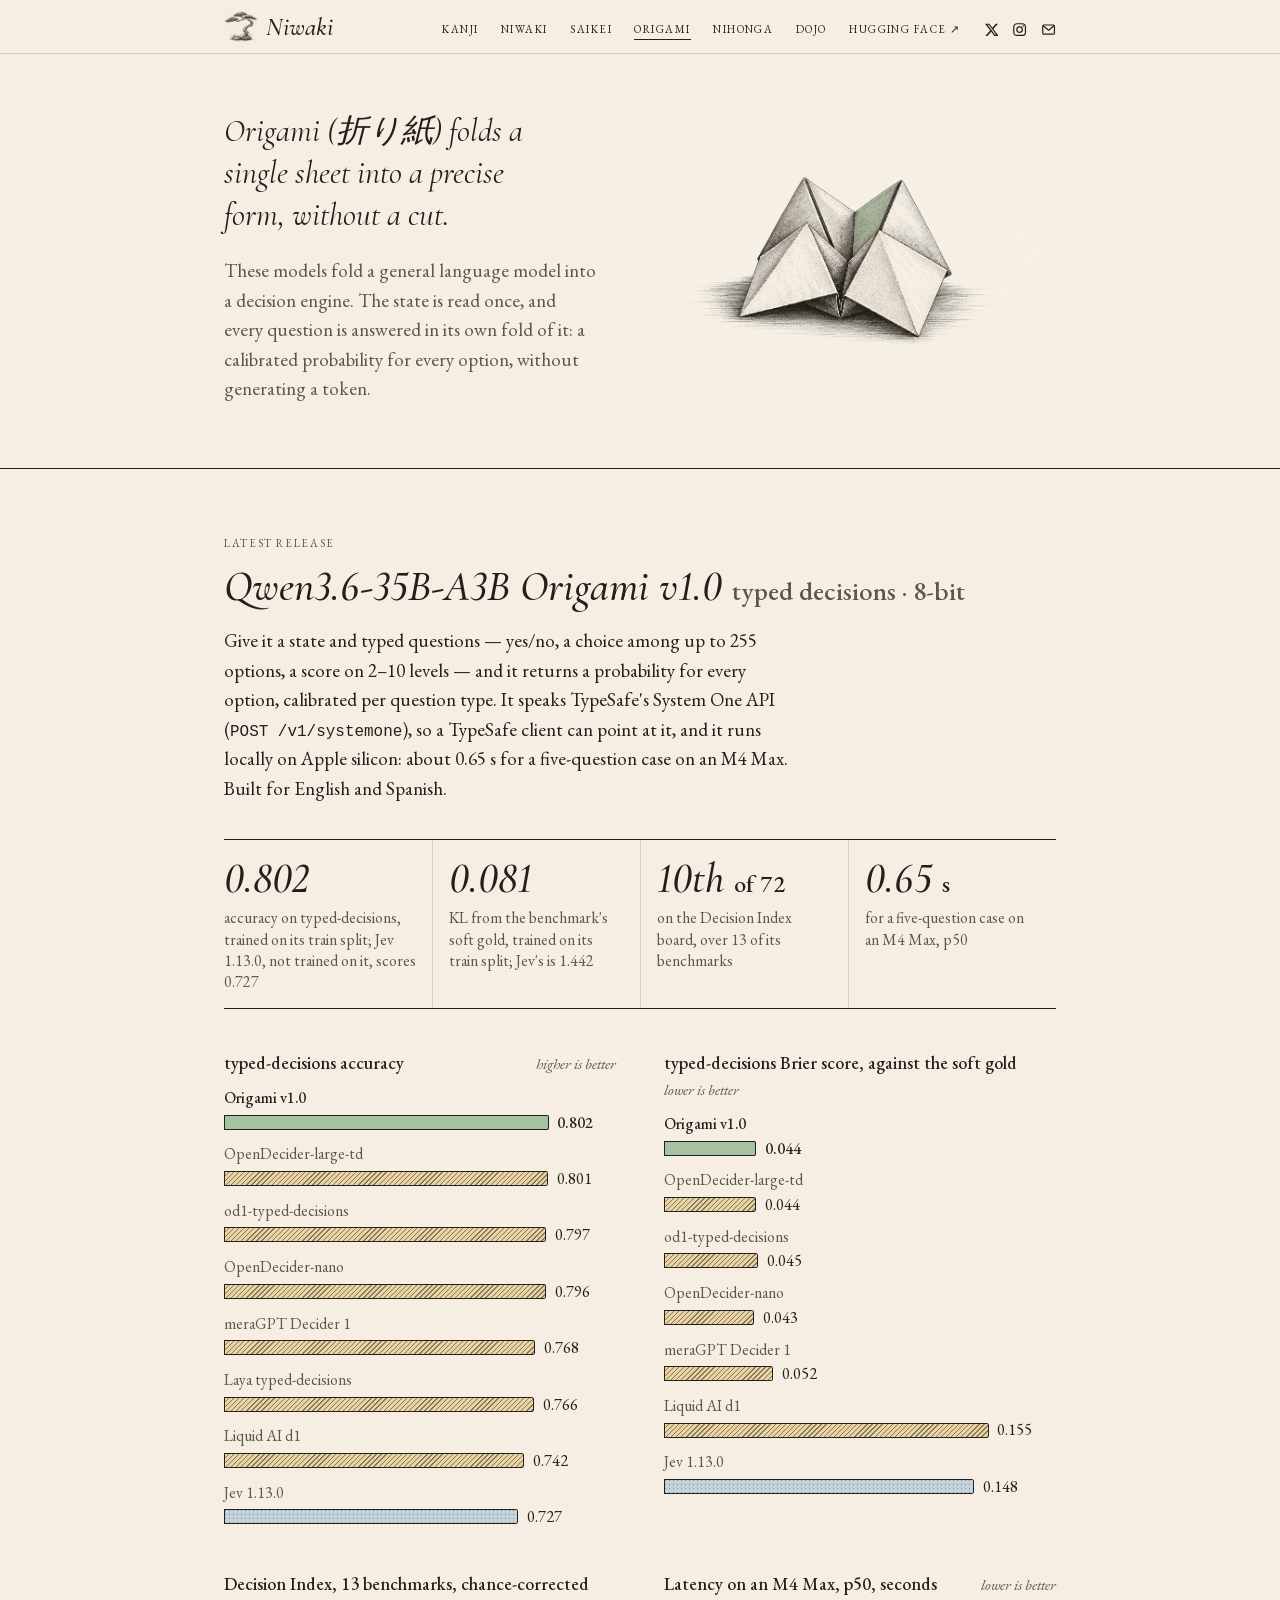
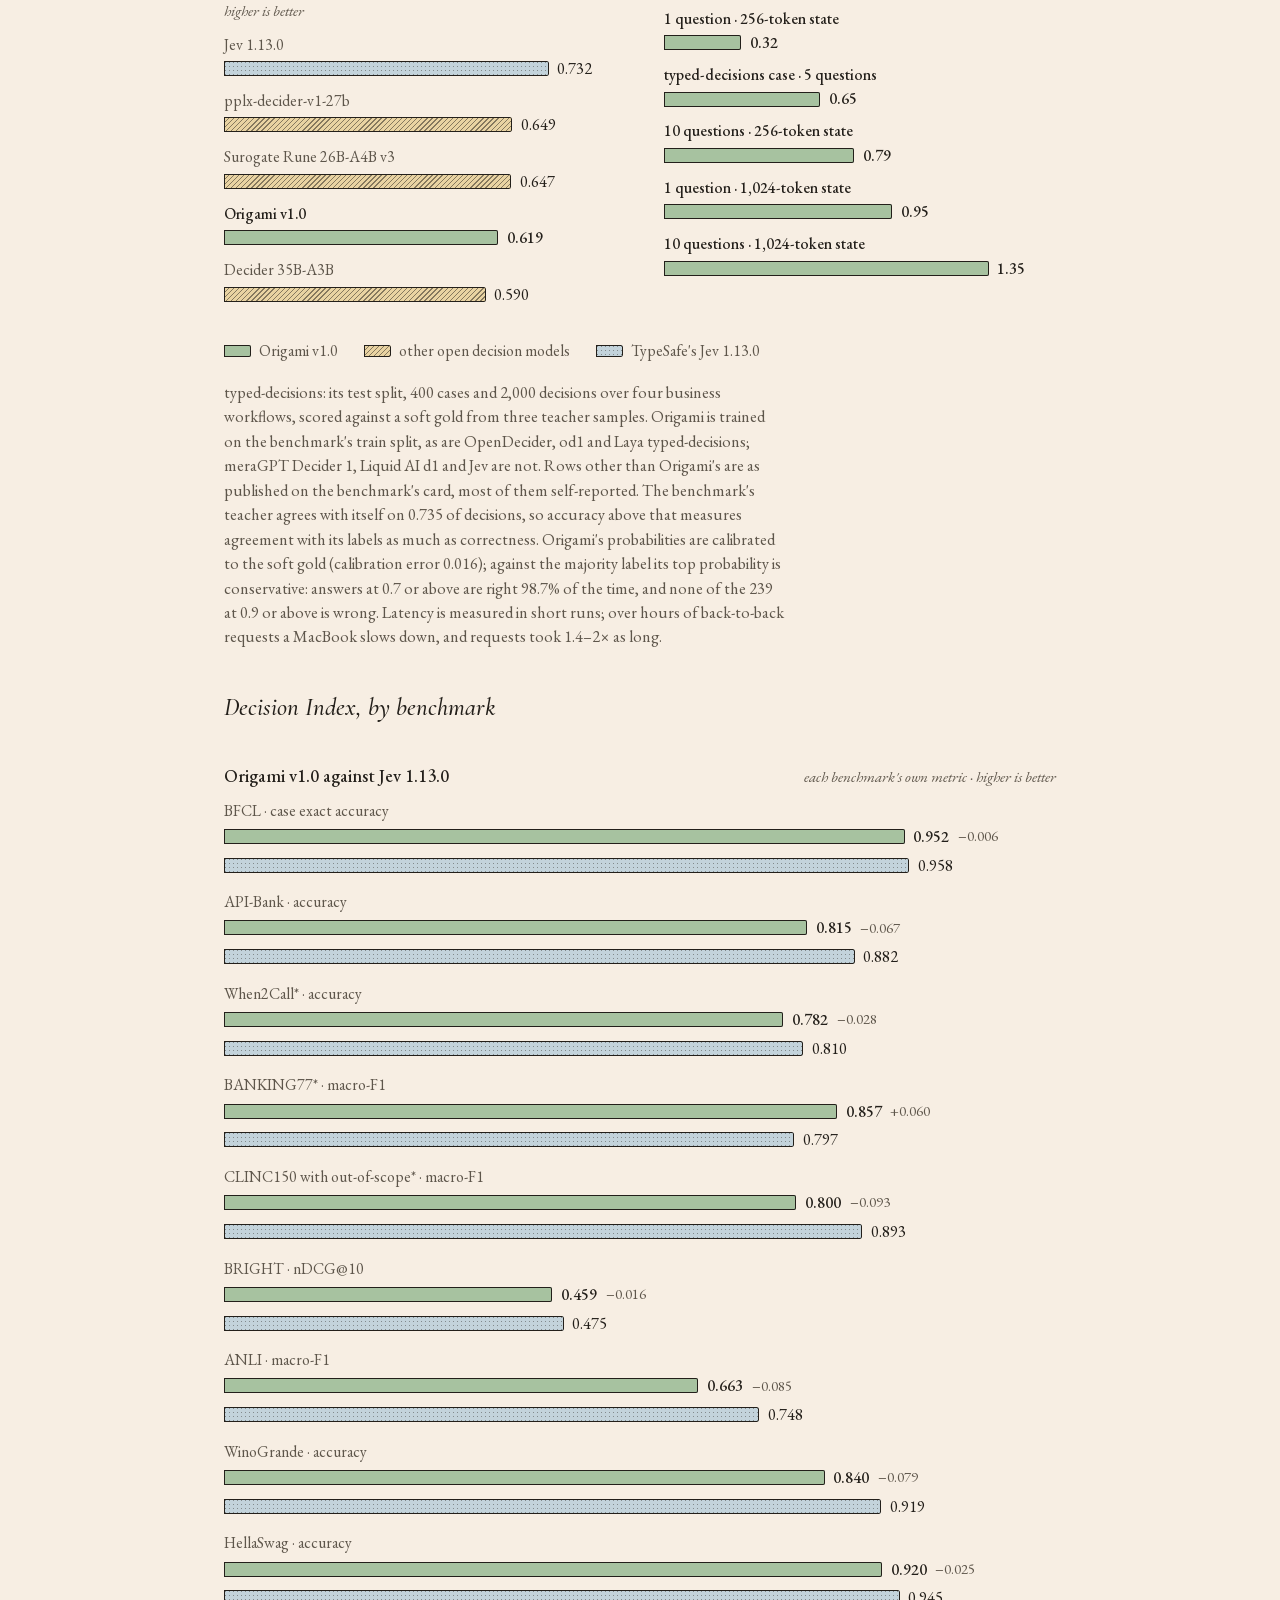
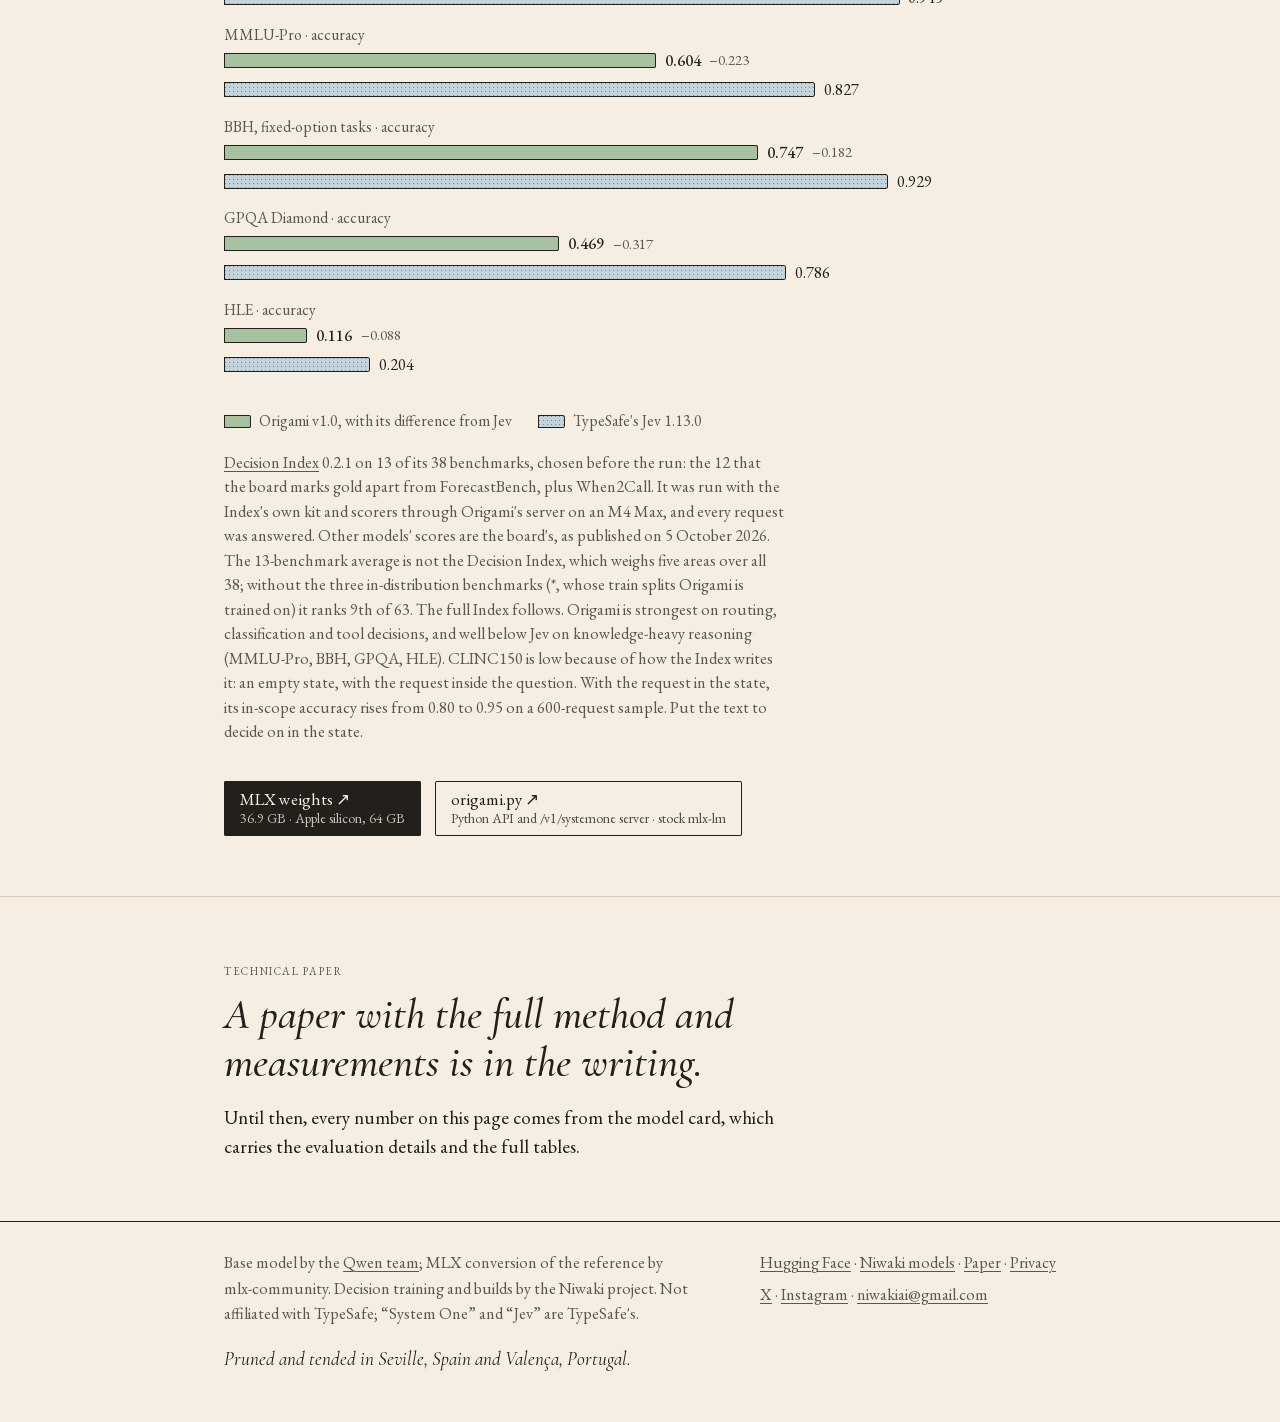
<file: origami/index.html>
<!DOCTYPE html>
<html lang="en">
<head>
  <meta charset="utf-8">
  <meta name="viewport" content="width=device-width, initial-scale=1">
  <title>Origami · Niwaki</title>
  <meta name="description" content="Origami: a typed decision model for Apple silicon. Give it a state and typed questions, and it returns a calibrated probability for every option without generating a token. Qwen3.6-35B-A3B at 8-bit, compatible with TypeSafe's System One API; MLX weights.">
  <link rel="canonical" href="https://niwakiai.com/origami/">
  <meta property="og:type" content="website">
  <meta property="og:title" content="Origami · Niwaki">
  <meta property="og:description" content="A typed decision model for Apple silicon: calibrated probabilities for yes/no, choice and score questions from one read of the state. 0.802 on typed-decisions, trained on its train split; 10th of 72 on the Decision Index's 13 headline benchmarks.">
  <meta property="og:url" content="https://niwakiai.com/origami/">
  <meta property="og:image" content="https://niwakiai.com/assets/og-origami.jpg">
  <meta name="twitter:card" content="summary_large_image">
  <meta name="twitter:site" content="@NiwakiAI">
  <meta name="theme-color" content="#F7EEE3">
  <link rel="icon" type="image/png" sizes="32x32" href="../assets/favicon-32.png?v=2">
  <link rel="icon" type="image/png" sizes="64x64" href="../assets/favicon-64.png?v=2">
  <link rel="apple-touch-icon" href="../assets/apple-touch-icon.png?v=2">
  <link rel="stylesheet" href="../style.css">
</head>
<body>

<header class="top">
  <div class="wrap">
  <nav class="nav" aria-label="Site">
    <a class="mark" href="../"><img src="../assets/logo.png" width="168" height="168" alt="">Niwaki</a>
    <ul>
      <li><a href="../">Kanji</a></li>
      <li><a href="../niwaki/">Niwaki</a></li>
      <li><a href="../saikei/">Saikei</a></li>
      <li><a href="./" aria-current="page">Origami</a></li>
      <li><a href="../nihonga/">Nihonga</a></li>
      <li><a href="../dojo/">Dojo</a></li>
      <li class="ext"><a href="https://huggingface.co/neopolita">Hugging Face ↗</a></li>
    </ul>
    <div class="social"><a href="https://x.com/NiwakiAI" aria-label="Niwaki on X" title="Niwaki on X"><svg viewBox="0 0 24 24" aria-hidden="true" focusable="false"><path fill="currentColor" d="M18.901 1.153h3.68l-8.04 9.19L24 22.846h-7.406l-5.8-7.584-6.638 7.584H.474l8.6-9.83L0 1.154h7.594l5.243 6.932ZM17.61 20.644h2.039L6.486 3.24H4.298Z"/></svg></a><a href="https://www.instagram.com/niwakiai" aria-label="Niwaki on Instagram" title="Niwaki on Instagram"><svg viewBox="0 0 24 24" aria-hidden="true" focusable="false"><rect x="2.75" y="2.75" width="18.5" height="18.5" rx="5.25" fill="none" stroke="currentColor" stroke-width="1.9"/><circle cx="12" cy="12" r="4.4" fill="none" stroke="currentColor" stroke-width="1.9"/><circle cx="17.6" cy="6.4" r="1.25" fill="currentColor"/></svg></a><a href="mailto:niwakiai@gmail.com" aria-label="Email niwakiai@gmail.com" title="niwakiai@gmail.com"><svg viewBox="0 0 24 24" aria-hidden="true" focusable="false"><rect x="2.75" y="4.75" width="18.5" height="14.5" rx="1.75" fill="none" stroke="currentColor" stroke-width="1.9"/><path d="m3.5 6 8.5 7 8.5-7" fill="none" stroke="currentColor" stroke-width="1.9" stroke-linejoin="round"/></svg></a></div>
  </nav>
  </div>
</header>

<main>
  <div class="wrap hero">
    <div class="lead">
      <p>Origami (折り紙) folds a single sheet into a precise form, without a cut.</p>
      <p>These models fold a general language model into a decision engine. The state is read once, and every question is answered in its own fold of it: a calibrated probability for every option, without generating a token.</p>
    </div>
    <figure class="tree plate-art">
      <picture>
        <source srcset="../assets/origami.webp" type="image/webp">
        <img src="../assets/origami.jpg" width="1774" height="887" alt="Engraving of a folded paper fortune teller, one inner face tinted green, casting a hatched shadow.">
      </picture>
    </figure>
  </div>

  <!-- ======================= Origami v1.0 ======================= -->
  <section id="v1" class="first" aria-labelledby="h-origami">
    <div class="wrap">
      <p class="eyebrow">Latest release</p>
      <h2 id="h-origami"><span class="nb">Qwen3.6-35B-A3B</span> <span class="nb">Origami v1.0</span> <span class="sub">typed decisions · 8-bit</span></h2>
      <p class="summary">Give it a state and typed questions — yes/no, a choice among up to 255 options, a score on 2–10 levels — and it returns a probability for every option, calibrated per question type. It speaks TypeSafe's System One API (<code>POST /v1/systemone</code>), so a TypeSafe client can point at it, and it runs locally on Apple silicon: about 0.65&nbsp;s for a five-question case on an M4 Max. Built for English and Spanish.</p>

      <ul class="figures">
        <li><span class="n">0.802</span><span class="c">accuracy on typed-decisions, trained on its train split; Jev 1.13.0, not trained on it, scores 0.727</span></li>
        <li><span class="n">0.081</span><span class="c">KL from the benchmark's soft gold, trained on its train split; Jev's is 1.442</span></li>
        <li><span class="n">10th <small>of 72</small></span><span class="c">on the Decision Index board, over 13 of its benchmarks</span></li>
        <li><span class="n">0.65 <small>s</small></span><span class="c">for a five-question case on an M4 Max, p50</span></li>
      </ul>

      <div class="charts">
        <figure class="chart">
          <figcaption><b>typed-decisions accuracy</b><i>higher is better</i></figcaption>
          <ol class="bars" style="--max:0.802">
            <li class="solid" style="--v:0.802;--i:0"><span class="name">Origami v1.0</span><span class="track"><span class="bar"></span><span class="val">0.802</span></span></li>
            <li class="hatch" style="--v:0.801;--i:1"><span class="name">OpenDecider-large-td</span><span class="track"><span class="bar"></span><span class="val">0.801</span></span></li>
            <li class="hatch" style="--v:0.797;--i:2"><span class="name">od1-typed-decisions</span><span class="track"><span class="bar"></span><span class="val">0.797</span></span></li>
            <li class="hatch" style="--v:0.796;--i:3"><span class="name">OpenDecider-nano</span><span class="track"><span class="bar"></span><span class="val">0.796</span></span></li>
            <li class="hatch" style="--v:0.768;--i:4"><span class="name">meraGPT Decider 1</span><span class="track"><span class="bar"></span><span class="val">0.768</span></span></li>
            <li class="hatch" style="--v:0.766;--i:5"><span class="name">Laya typed-decisions</span><span class="track"><span class="bar"></span><span class="val">0.766</span></span></li>
            <li class="hatch" style="--v:0.742;--i:6"><span class="name">Liquid AI d1</span><span class="track"><span class="bar"></span><span class="val">0.742</span></span></li>
            <li class="open" style="--v:0.727;--i:7"><span class="name">Jev 1.13.0</span><span class="track"><span class="bar"></span><span class="val">0.727</span></span></li>
          </ol>
        </figure>

        <figure class="chart">
          <figcaption><b>typed-decisions Brier score, against the soft gold</b><i>lower is better</i></figcaption>
          <ol class="bars" style="--max:0.155">
            <li class="solid" style="--v:0.044;--i:0"><span class="name">Origami v1.0</span><span class="track"><span class="bar"></span><span class="val">0.044</span></span></li>
            <li class="hatch" style="--v:0.044;--i:1"><span class="name">OpenDecider-large-td</span><span class="track"><span class="bar"></span><span class="val">0.044</span></span></li>
            <li class="hatch" style="--v:0.045;--i:2"><span class="name">od1-typed-decisions</span><span class="track"><span class="bar"></span><span class="val">0.045</span></span></li>
            <li class="hatch" style="--v:0.043;--i:3"><span class="name">OpenDecider-nano</span><span class="track"><span class="bar"></span><span class="val">0.043</span></span></li>
            <li class="hatch" style="--v:0.052;--i:4"><span class="name">meraGPT Decider 1</span><span class="track"><span class="bar"></span><span class="val">0.052</span></span></li>
            <li class="hatch" style="--v:0.155;--i:5"><span class="name">Liquid AI d1</span><span class="track"><span class="bar"></span><span class="val">0.155</span></span></li>
            <li class="open" style="--v:0.148;--i:6"><span class="name">Jev 1.13.0</span><span class="track"><span class="bar"></span><span class="val">0.148</span></span></li>
          </ol>
        </figure>

        <figure class="chart">
          <figcaption><b>Decision Index, 13 benchmarks, chance-corrected</b><i>higher is better</i></figcaption>
          <ol class="bars" style="--max:0.732">
            <li class="open" style="--v:0.732;--i:0"><span class="name">Jev 1.13.0</span><span class="track"><span class="bar"></span><span class="val">0.732</span></span></li>
            <li class="hatch" style="--v:0.649;--i:1"><span class="name">pplx-decider-v1-27b</span><span class="track"><span class="bar"></span><span class="val">0.649</span></span></li>
            <li class="hatch" style="--v:0.647;--i:2"><span class="name">Surogate Rune 26B-A4B v3</span><span class="track"><span class="bar"></span><span class="val">0.647</span></span></li>
            <li class="solid" style="--v:0.619;--i:3"><span class="name">Origami v1.0</span><span class="track"><span class="bar"></span><span class="val">0.619</span></span></li>
            <li class="hatch" style="--v:0.590;--i:4"><span class="name">Decider 35B-A3B</span><span class="track"><span class="bar"></span><span class="val">0.590</span></span></li>
          </ol>
        </figure>

        <figure class="chart">
          <figcaption><b>Latency on an M4 Max, p50, seconds</b><i>lower is better</i></figcaption>
          <ol class="bars" style="--max:1.35">
            <li class="solid" style="--v:0.32;--i:0"><span class="name">1 question · 256-token state</span><span class="track"><span class="bar"></span><span class="val">0.32</span></span></li>
            <li class="solid" style="--v:0.65;--i:1"><span class="name">typed-decisions case · 5 questions</span><span class="track"><span class="bar"></span><span class="val">0.65</span></span></li>
            <li class="solid" style="--v:0.79;--i:2"><span class="name">10 questions · 256-token state</span><span class="track"><span class="bar"></span><span class="val">0.79</span></span></li>
            <li class="solid" style="--v:0.95;--i:3"><span class="name">1 question · 1,024-token state</span><span class="track"><span class="bar"></span><span class="val">0.95</span></span></li>
            <li class="solid" style="--v:1.35;--i:4"><span class="name">10 questions · 1,024-token state</span><span class="track"><span class="bar"></span><span class="val">1.35</span></span></li>
          </ol>
        </figure>
      </div>

      <ul class="key" aria-label="Legend">
        <li><span class="solid"></span>Origami v1.0</li>
        <li><span class="hatch"></span>other open decision models</li>
        <li><span class="open"></span>TypeSafe's Jev 1.13.0</li>
      </ul>

      <p class="note">typed-decisions: its test split, 400 cases and 2,000 decisions over four business workflows, scored against a soft gold from three teacher samples. Origami is trained on the benchmark's train split, as are OpenDecider, od1 and Laya typed-decisions; meraGPT Decider 1, Liquid AI d1 and Jev are not. Rows other than Origami's are as published on the benchmark's card, most of them self-reported. The benchmark's teacher agrees with itself on 0.735 of decisions, so accuracy above that measures agreement with its labels as much as correctness. Origami's probabilities are calibrated to the soft gold (calibration error 0.016); against the majority label its top probability is conservative: answers at 0.7 or above are right 98.7% of the time, and none of the 239 at 0.9 or above is wrong. Latency is measured in short runs; over hours of back-to-back requests a MacBook slows down, and requests took 1.4–2× as long.</p>

      <h3>Decision Index, by benchmark</h3>
      <div class="charts">
        <figure class="chart wide">
          <figcaption><b>Origami v1.0 against Jev 1.13.0</b><i>each benchmark's own metric · higher is better</i></figcaption>
          <ol class="bars pairs" style="--max:1">
            <li style="--i:0"><span class="name">BFCL · case exact accuracy</span><span class="track solid" style="--v:0.952"><span class="bar"></span><span class="val">0.952</span><span class="delta">−0.006</span></span><span class="track open" style="--v:0.958"><span class="bar"></span><span class="val">0.958</span></span></li>
            <li style="--i:1"><span class="name">API-Bank · accuracy</span><span class="track solid" style="--v:0.815"><span class="bar"></span><span class="val">0.815</span><span class="delta">−0.067</span></span><span class="track open" style="--v:0.882"><span class="bar"></span><span class="val">0.882</span></span></li>
            <li style="--i:2"><span class="name">When2Call* · accuracy</span><span class="track solid" style="--v:0.782"><span class="bar"></span><span class="val">0.782</span><span class="delta">−0.028</span></span><span class="track open" style="--v:0.810"><span class="bar"></span><span class="val">0.810</span></span></li>
            <li style="--i:3"><span class="name">BANKING77* · macro-F1</span><span class="track solid" style="--v:0.857"><span class="bar"></span><span class="val">0.857</span><span class="delta">+0.060</span></span><span class="track open" style="--v:0.797"><span class="bar"></span><span class="val">0.797</span></span></li>
            <li style="--i:4"><span class="name">CLINC150 with out-of-scope* · macro-F1</span><span class="track solid" style="--v:0.800"><span class="bar"></span><span class="val">0.800</span><span class="delta">−0.093</span></span><span class="track open" style="--v:0.893"><span class="bar"></span><span class="val">0.893</span></span></li>
            <li style="--i:5"><span class="name">BRIGHT · nDCG@10</span><span class="track solid" style="--v:0.459"><span class="bar"></span><span class="val">0.459</span><span class="delta">−0.016</span></span><span class="track open" style="--v:0.475"><span class="bar"></span><span class="val">0.475</span></span></li>
            <li style="--i:6"><span class="name">ANLI · macro-F1</span><span class="track solid" style="--v:0.663"><span class="bar"></span><span class="val">0.663</span><span class="delta">−0.085</span></span><span class="track open" style="--v:0.748"><span class="bar"></span><span class="val">0.748</span></span></li>
            <li style="--i:7"><span class="name">WinoGrande · accuracy</span><span class="track solid" style="--v:0.840"><span class="bar"></span><span class="val">0.840</span><span class="delta">−0.079</span></span><span class="track open" style="--v:0.919"><span class="bar"></span><span class="val">0.919</span></span></li>
            <li style="--i:8"><span class="name">HellaSwag · accuracy</span><span class="track solid" style="--v:0.920"><span class="bar"></span><span class="val">0.920</span><span class="delta">−0.025</span></span><span class="track open" style="--v:0.945"><span class="bar"></span><span class="val">0.945</span></span></li>
            <li style="--i:9"><span class="name">MMLU-Pro · accuracy</span><span class="track solid" style="--v:0.604"><span class="bar"></span><span class="val">0.604</span><span class="delta">−0.223</span></span><span class="track open" style="--v:0.827"><span class="bar"></span><span class="val">0.827</span></span></li>
            <li style="--i:10"><span class="name">BBH, fixed-option tasks · accuracy</span><span class="track solid" style="--v:0.747"><span class="bar"></span><span class="val">0.747</span><span class="delta">−0.182</span></span><span class="track open" style="--v:0.929"><span class="bar"></span><span class="val">0.929</span></span></li>
            <li style="--i:11"><span class="name">GPQA Diamond · accuracy</span><span class="track solid" style="--v:0.469"><span class="bar"></span><span class="val">0.469</span><span class="delta">−0.317</span></span><span class="track open" style="--v:0.786"><span class="bar"></span><span class="val">0.786</span></span></li>
            <li style="--i:12"><span class="name">HLE · accuracy</span><span class="track solid" style="--v:0.116"><span class="bar"></span><span class="val">0.116</span><span class="delta">−0.088</span></span><span class="track open" style="--v:0.204"><span class="bar"></span><span class="val">0.204</span></span></li>
          </ol>
        </figure>
      </div>

      <ul class="key" aria-label="Legend">
        <li><span class="solid"></span>Origami v1.0, with its difference from Jev</li>
        <li><span class="open"></span>TypeSafe's Jev 1.13.0</li>
      </ul>

      <p class="note"><a href="https://huggingface.co/spaces/multimodalart/jev-decision-index">Decision Index</a> 0.2.1 on 13 of its 38 benchmarks, chosen before the run: the 12 that the board marks gold apart from ForecastBench, plus When2Call. It was run with the Index's own kit and scorers through Origami's server on an M4 Max, and every request was answered. Other models' scores are the board's, as published on 5 October 2026. The 13-benchmark average is not the Decision Index, which weighs five areas over all 38; without the three in-distribution benchmarks (*, whose train splits Origami is trained on) it ranks 9th of 63. The full Index follows. Origami is strongest on routing, classification and tool decisions, and well below Jev on knowledge-heavy reasoning (MMLU-Pro, BBH, GPQA, HLE). CLINC150 is low because of how the Index writes it: an empty state, with the request inside the question. With the request in the state, its in-scope accuracy rises from 0.80 to 0.95 on a 600-request sample. Put the text to decide on in the state.</p>

      <ul class="get">
        <li><a class="primary" href="https://huggingface.co/neopolita/Origami-v1.0-mlx">MLX weights ↗<small>36.9 GB · Apple silicon, 64 GB</small></a></li>
        <li><a href="https://huggingface.co/neopolita/Origami-v1.0-mlx/blob/main/origami.py">origami.py ↗<small>Python API and /v1/systemone server · stock mlx-lm</small></a></li>
      </ul>
    </div>
  </section>

  <!-- ======================= paper ======================= -->
  <section aria-labelledby="h-paper">
    <div class="wrap">
      <p class="eyebrow">Technical paper</p>
      <h2 id="h-paper">A paper with the full method and measurements is in the writing.</h2>
      <p class="summary">Until then, every number on this page comes from the model card, which carries the evaluation details and the full tables.</p>
    </div>
  </section>
</main>

<footer>
  <div class="wrap">
    <p>Base model by the <a href="https://huggingface.co/Qwen">Qwen team</a>; MLX conversion of the reference by mlx-community. Decision training and builds by the Niwaki project. Not affiliated with TypeSafe; “System One” and “Jev” are TypeSafe's.</p>
    <div class="links">
      <p><a href="https://huggingface.co/neopolita">Hugging Face</a> · <a href="../niwaki/">Niwaki models</a> · <a href="../paper/">Paper</a> · <a href="../privacy/">Privacy</a></p>
      <p class="social"><a href="https://x.com/NiwakiAI">X</a> · <a href="https://www.instagram.com/niwakiai">Instagram</a> · <a href="mailto:niwakiai@gmail.com">niwakiai@gmail.com</a></p>
    </div>
    <p class="made">Pruned and tended in Seville, Spain and Valença, Portugal.</p>
  </div>
</footer>

<!-- Cloudflare Web Analytics --><script type='module' src='https://static.cloudflareinsights.com/beacon.min.js' data-cf-beacon='{"token": "8cd674c9e00d4cffa8a037381ee5b2b9"}'></script><!-- End Cloudflare Web Analytics -->
</body>
</html>
</file>
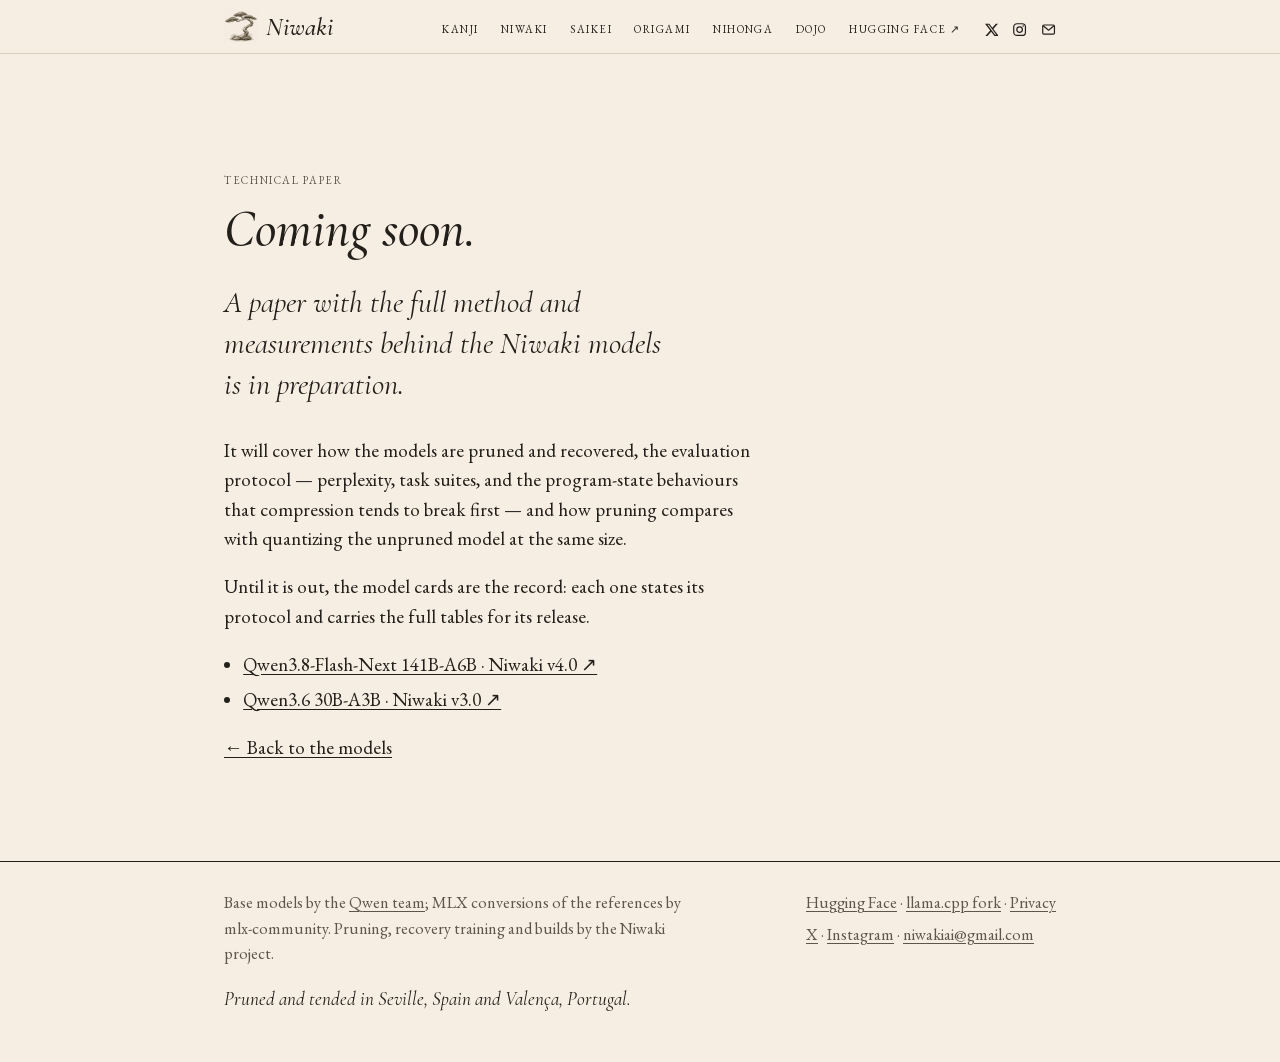
<file: paper/index.html>
<!DOCTYPE html>
<html lang="en">
<head>
  <meta charset="utf-8">
  <meta name="viewport" content="width=device-width, initial-scale=1">
  <title>Technical paper · Niwaki</title>
  <meta name="description" content="A paper with Niwaki's full method and measurements is coming soon.">
  <link rel="canonical" href="https://niwakiai.com/paper/">
  <meta property="og:type" content="article">
  <meta property="og:title" content="Technical paper · Niwaki">
  <meta property="og:description" content="A paper with Niwaki's full method and measurements is coming soon.">
  <meta property="og:url" content="https://niwakiai.com/paper/">
  <meta property="og:image" content="https://niwakiai.com/assets/og.jpg">
  <meta name="twitter:card" content="summary_large_image">
  <meta name="twitter:site" content="@NiwakiAI">
  <meta name="theme-color" content="#F7EEE3">
  <link rel="icon" type="image/png" sizes="32x32" href="../assets/favicon-32.png?v=2">
  <link rel="icon" type="image/png" sizes="64x64" href="../assets/favicon-64.png?v=2">
  <link rel="apple-touch-icon" href="../assets/apple-touch-icon.png?v=2">
  <link rel="stylesheet" href="../style.css">
</head>
<body>

<header class="top">
  <div class="wrap">
  <nav class="nav" aria-label="Site">
    <a class="mark" href="../"><img src="../assets/logo.png" width="168" height="168" alt="">Niwaki</a>
    <ul>
      <li><a href="../">Kanji</a></li>
      <li><a href="../niwaki/">Niwaki</a></li>
      <li><a href="../saikei/">Saikei</a></li>
      <li><a href="../origami/">Origami</a></li>
      <li><a href="../nihonga/">Nihonga</a></li>
      <li><a href="../dojo/">Dojo</a></li>
      <li class="ext"><a href="https://huggingface.co/neopolita">Hugging Face ↗</a></li>
    </ul>
    <div class="social"><a href="https://x.com/NiwakiAI" aria-label="Niwaki on X" title="Niwaki on X"><svg viewBox="0 0 24 24" aria-hidden="true" focusable="false"><path fill="currentColor" d="M18.901 1.153h3.68l-8.04 9.19L24 22.846h-7.406l-5.8-7.584-6.638 7.584H.474l8.6-9.83L0 1.154h7.594l5.243 6.932ZM17.61 20.644h2.039L6.486 3.24H4.298Z"/></svg></a><a href="https://www.instagram.com/niwakiai" aria-label="Niwaki on Instagram" title="Niwaki on Instagram"><svg viewBox="0 0 24 24" aria-hidden="true" focusable="false"><rect x="2.75" y="2.75" width="18.5" height="18.5" rx="5.25" fill="none" stroke="currentColor" stroke-width="1.9"/><circle cx="12" cy="12" r="4.4" fill="none" stroke="currentColor" stroke-width="1.9"/><circle cx="17.6" cy="6.4" r="1.25" fill="currentColor"/></svg></a><a href="mailto:niwakiai@gmail.com" aria-label="Email niwakiai@gmail.com" title="niwakiai@gmail.com"><svg viewBox="0 0 24 24" aria-hidden="true" focusable="false"><rect x="2.75" y="4.75" width="18.5" height="14.5" rx="1.75" fill="none" stroke="currentColor" stroke-width="1.9"/><path d="m3.5 6 8.5 7 8.5-7" fill="none" stroke="currentColor" stroke-width="1.9" stroke-linejoin="round"/></svg></a></div>
  </nav>
  </div>
</header>

<main class="wrap paper">
  <p class="eyebrow">Technical paper</p>
  <h1>Coming soon.</h1>
  <p class="big">A paper with the full method and measurements behind the Niwaki models is in preparation.</p>
  <p>It will cover how the models are pruned and recovered, the evaluation protocol — perplexity, task suites, and the program-state behaviours that compression tends to break first — and how pruning compares with quantizing the unpruned model at the same size.</p>
  <p>Until it is out, the model cards are the record: each one states its protocol and carries the full tables for its release.</p>
  <ul>
    <li><a href="https://huggingface.co/neopolita/Niwaki-Qwen3.8-Flash-Next-141B-A6B-v4.0-mlx">Qwen3.8-Flash-Next 141B-A6B · Niwaki v4.0 ↗</a></li>
    <li><a href="https://huggingface.co/neopolita/Niwaki-Qwen3.6-30B-A3B-v3.0-mlx">Qwen3.6 30B-A3B · Niwaki v3.0 ↗</a></li>
  </ul>
  <p><a href="../niwaki/">← Back to the models</a></p>
</main>

<footer>
  <div class="wrap">
    <p>Base models by the <a href="https://huggingface.co/Qwen">Qwen team</a>; MLX conversions of the references by mlx-community. Pruning, recovery training and builds by the Niwaki project.</p>
    <div class="links">
      <p><a href="https://huggingface.co/neopolita">Hugging Face</a> · <a href="https://github.com/Neopolita/neopolita-llama.cpp">llama.cpp fork</a> · <a href="../privacy/">Privacy</a></p>
      <p class="social"><a href="https://x.com/NiwakiAI">X</a> · <a href="https://www.instagram.com/niwakiai">Instagram</a> · <a href="mailto:niwakiai@gmail.com">niwakiai@gmail.com</a></p>
    </div>
    <p class="made">Pruned and tended in Seville, Spain and Valença, Portugal.</p>
  </div>
</footer>

<!-- Cloudflare Web Analytics --><script type='module' src='https://static.cloudflareinsights.com/beacon.min.js' data-cf-beacon='{"token": "8cd674c9e00d4cffa8a037381ee5b2b9"}'></script><!-- End Cloudflare Web Analytics -->
</body>
</html>
</file>
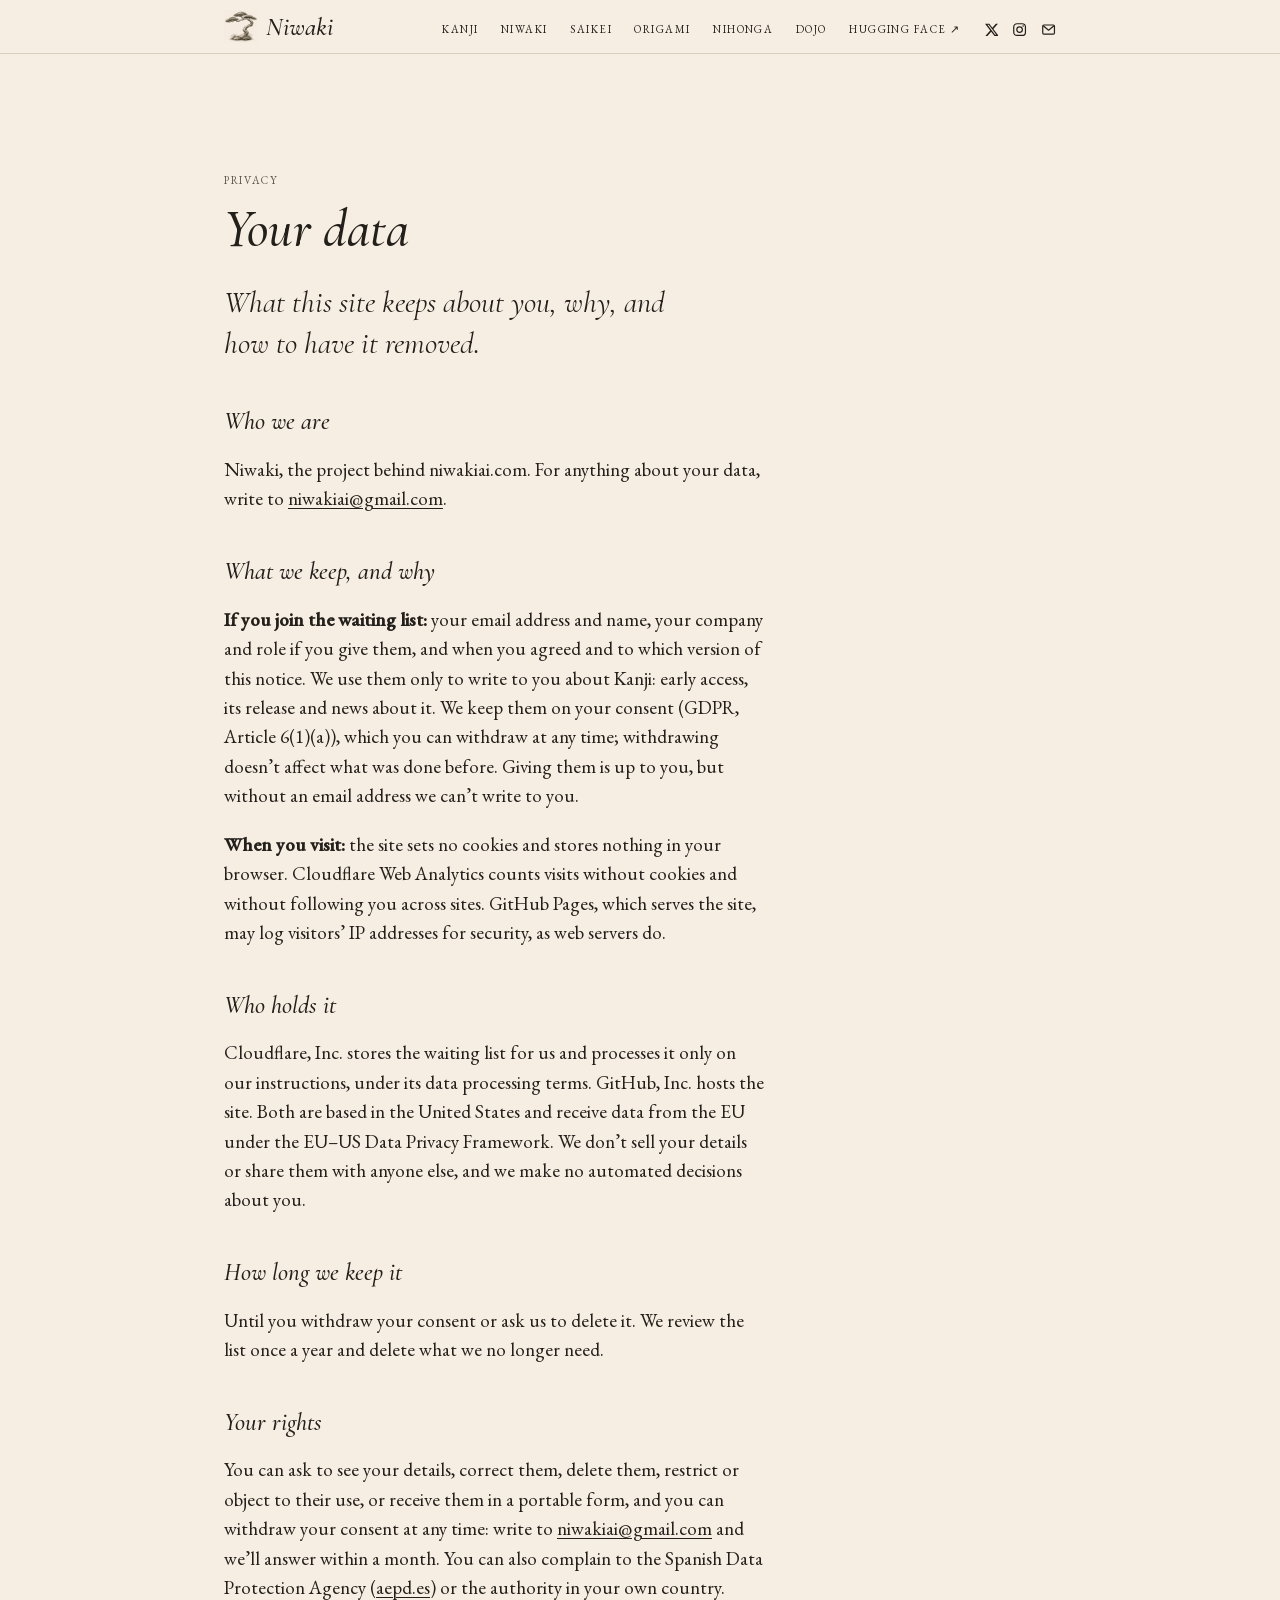
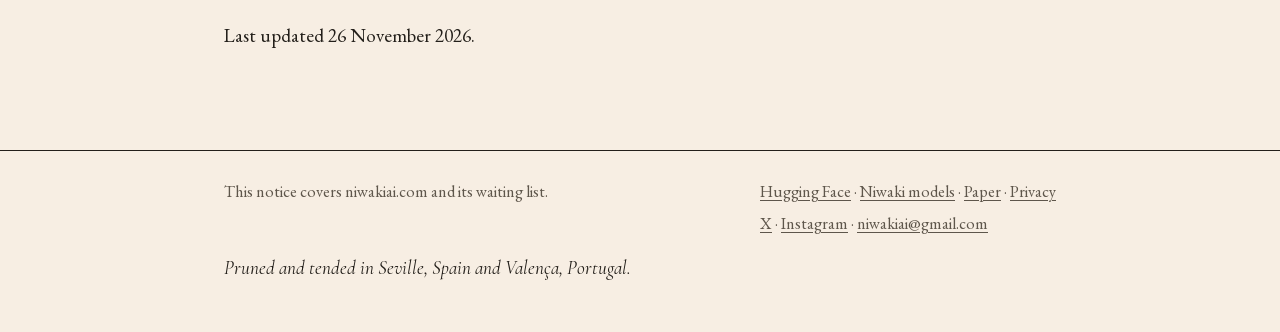
<file: privacy/index.html>
<!DOCTYPE html>
<html lang="en">
<head>
  <meta charset="utf-8">
  <meta name="viewport" content="width=device-width, initial-scale=1">
  <title>Privacy · Niwaki</title>
  <meta name="description" content="What niwakiai.com keeps about you, why, and how to have it removed.">
  <link rel="canonical" href="https://niwakiai.com/privacy/">
  <meta property="og:type" content="article">
  <meta property="og:title" content="Privacy · Niwaki">
  <meta property="og:description" content="What niwakiai.com keeps about you, why, and how to have it removed.">
  <meta property="og:url" content="https://niwakiai.com/privacy/">
  <meta property="og:image" content="https://niwakiai.com/assets/og.jpg">
  <meta name="twitter:card" content="summary_large_image">
  <meta name="twitter:site" content="@NiwakiAI">
  <meta name="theme-color" content="#F7EEE3">
  <link rel="icon" type="image/png" sizes="32x32" href="../assets/favicon-32.png?v=2">
  <link rel="icon" type="image/png" sizes="64x64" href="../assets/favicon-64.png?v=2">
  <link rel="apple-touch-icon" href="../assets/apple-touch-icon.png?v=2">
  <link rel="stylesheet" href="../style.css">
</head>
<body>

<header class="top">
  <div class="wrap">
  <nav class="nav" aria-label="Site">
    <a class="mark" href="../"><img src="../assets/logo.png" width="168" height="168" alt="">Niwaki</a>
    <ul>
      <li><a href="../">Kanji</a></li>
      <li><a href="../niwaki/">Niwaki</a></li>
      <li><a href="../saikei/">Saikei</a></li>
      <li><a href="../origami/">Origami</a></li>
      <li><a href="../nihonga/">Nihonga</a></li>
      <li><a href="../dojo/">Dojo</a></li>
      <li class="ext"><a href="https://huggingface.co/neopolita">Hugging Face ↗</a></li>
    </ul>
    <div class="social"><a href="https://x.com/NiwakiAI" aria-label="Niwaki on X" title="Niwaki on X"><svg viewBox="0 0 24 24" aria-hidden="true" focusable="false"><path fill="currentColor" d="M18.901 1.153h3.68l-8.04 9.19L24 22.846h-7.406l-5.8-7.584-6.638 7.584H.474l8.6-9.83L0 1.154h7.594l5.243 6.932ZM17.61 20.644h2.039L6.486 3.24H4.298Z"/></svg></a><a href="https://www.instagram.com/niwakiai" aria-label="Niwaki on Instagram" title="Niwaki on Instagram"><svg viewBox="0 0 24 24" aria-hidden="true" focusable="false"><rect x="2.75" y="2.75" width="18.5" height="18.5" rx="5.25" fill="none" stroke="currentColor" stroke-width="1.9"/><circle cx="12" cy="12" r="4.4" fill="none" stroke="currentColor" stroke-width="1.9"/><circle cx="17.6" cy="6.4" r="1.25" fill="currentColor"/></svg></a><a href="mailto:niwakiai@gmail.com" aria-label="Email niwakiai@gmail.com" title="niwakiai@gmail.com"><svg viewBox="0 0 24 24" aria-hidden="true" focusable="false"><rect x="2.75" y="4.75" width="18.5" height="14.5" rx="1.75" fill="none" stroke="currentColor" stroke-width="1.9"/><path d="m3.5 6 8.5 7 8.5-7" fill="none" stroke="currentColor" stroke-width="1.9" stroke-linejoin="round"/></svg></a></div>
  </nav>
  </div>
</header>

<main class="wrap paper">
  <p class="eyebrow">Privacy</p>
  <h1>Your data</h1>
  <p class="big">What this site keeps about you, why, and how to have it removed.</p>

  <h3>Who we are</h3>
  <p>Niwaki, the project behind niwakiai.com. For anything about your data, write to <a href="mailto:niwakiai@gmail.com">niwakiai@gmail.com</a>.</p>

  <h3>What we keep, and why</h3>
  <p><b>If you join the waiting list:</b> your email address and name, your company and role if you give them, and when you agreed and to which version of this notice. We use them only to write to you about Kanji: early access, its release and news about it. We keep them on your consent (GDPR, Article 6(1)(a)), which you can withdraw at any time; withdrawing doesn’t affect what was done before. Giving them is up to you, but without an email address we can’t write to you.</p>
  <p><b>When you visit:</b> the site sets no cookies and stores nothing in your browser. Cloudflare Web Analytics counts visits without cookies and without following you across sites. GitHub Pages, which serves the site, may log visitors’ IP addresses for security, as web servers do.</p>

  <h3>Who holds it</h3>
  <p>Cloudflare, Inc. stores the waiting list for us and processes it only on our instructions, under its data processing terms. GitHub, Inc. hosts the site. Both are based in the United States and receive data from the EU under the EU–US Data Privacy Framework. We don’t sell your details or share them with anyone else, and we make no automated decisions about you.</p>

  <h3>How long we keep it</h3>
  <p>Until you withdraw your consent or ask us to delete it. We review the list once a year and delete what we no longer need.</p>

  <h3>Your rights</h3>
  <p>You can ask to see your details, correct them, delete them, restrict or object to their use, or receive them in a portable form, and you can withdraw your consent at any time: write to <a href="mailto:niwakiai@gmail.com">niwakiai@gmail.com</a> and we’ll answer within a month. You can also complain to the Spanish Data Protection Agency (<a href="https://www.aepd.es">aepd.es</a>) or the authority in your own country.</p>

  <p>Last updated 26 November 2026.</p>
</main>

<footer>
  <div class="wrap">
    <p>This notice covers niwakiai.com and its waiting list.</p>
    <div class="links">
      <p><a href="https://huggingface.co/neopolita">Hugging Face</a> · <a href="../niwaki/">Niwaki models</a> · <a href="../paper/">Paper</a> · <a href="./" aria-current="page">Privacy</a></p>
      <p class="social"><a href="https://x.com/NiwakiAI">X</a> · <a href="https://www.instagram.com/niwakiai">Instagram</a> · <a href="mailto:niwakiai@gmail.com">niwakiai@gmail.com</a></p>
    </div>
    <p class="made">Pruned and tended in Seville, Spain and Valença, Portugal.</p>
  </div>
</footer>

<!-- Cloudflare Web Analytics --><script type='module' src='https://static.cloudflareinsights.com/beacon.min.js' data-cf-beacon='{"token": "8cd674c9e00d4cffa8a037381ee5b2b9"}'></script><!-- End Cloudflare Web Analytics -->
</body>
</html>
</file>
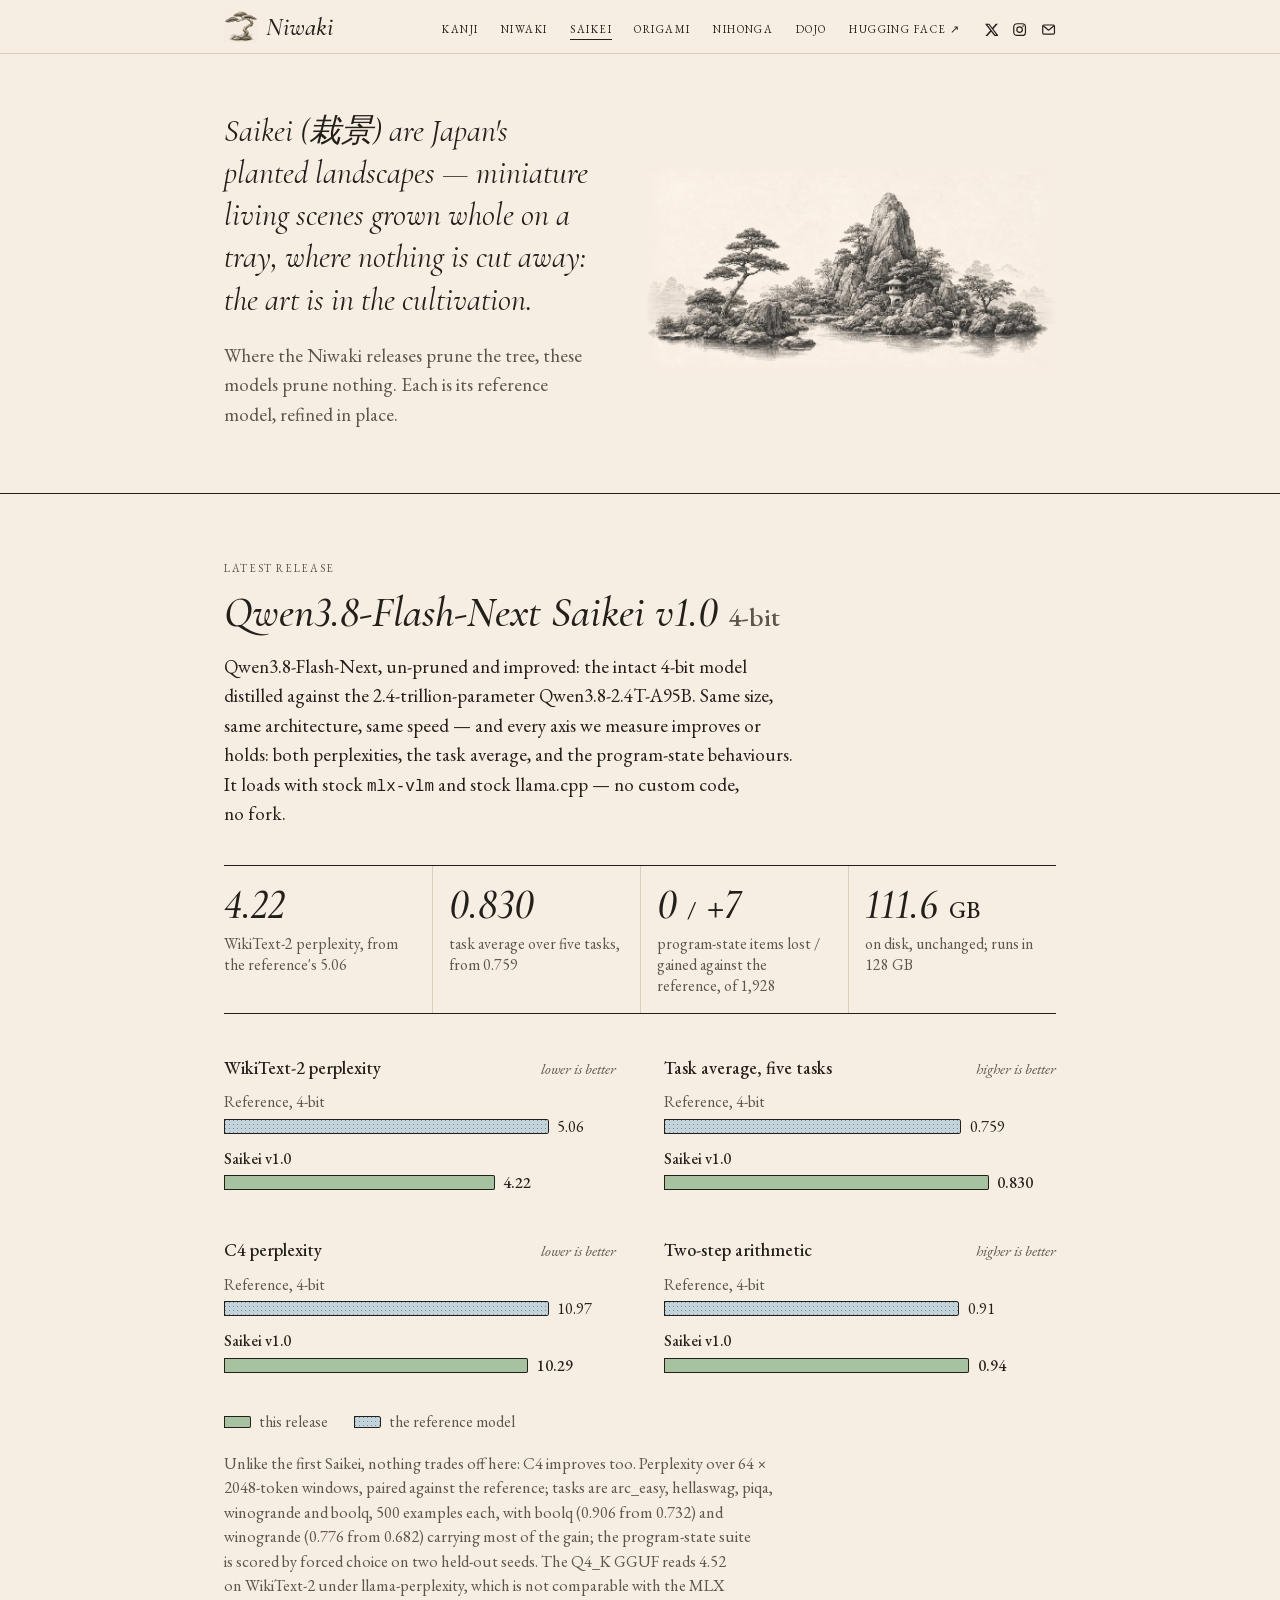
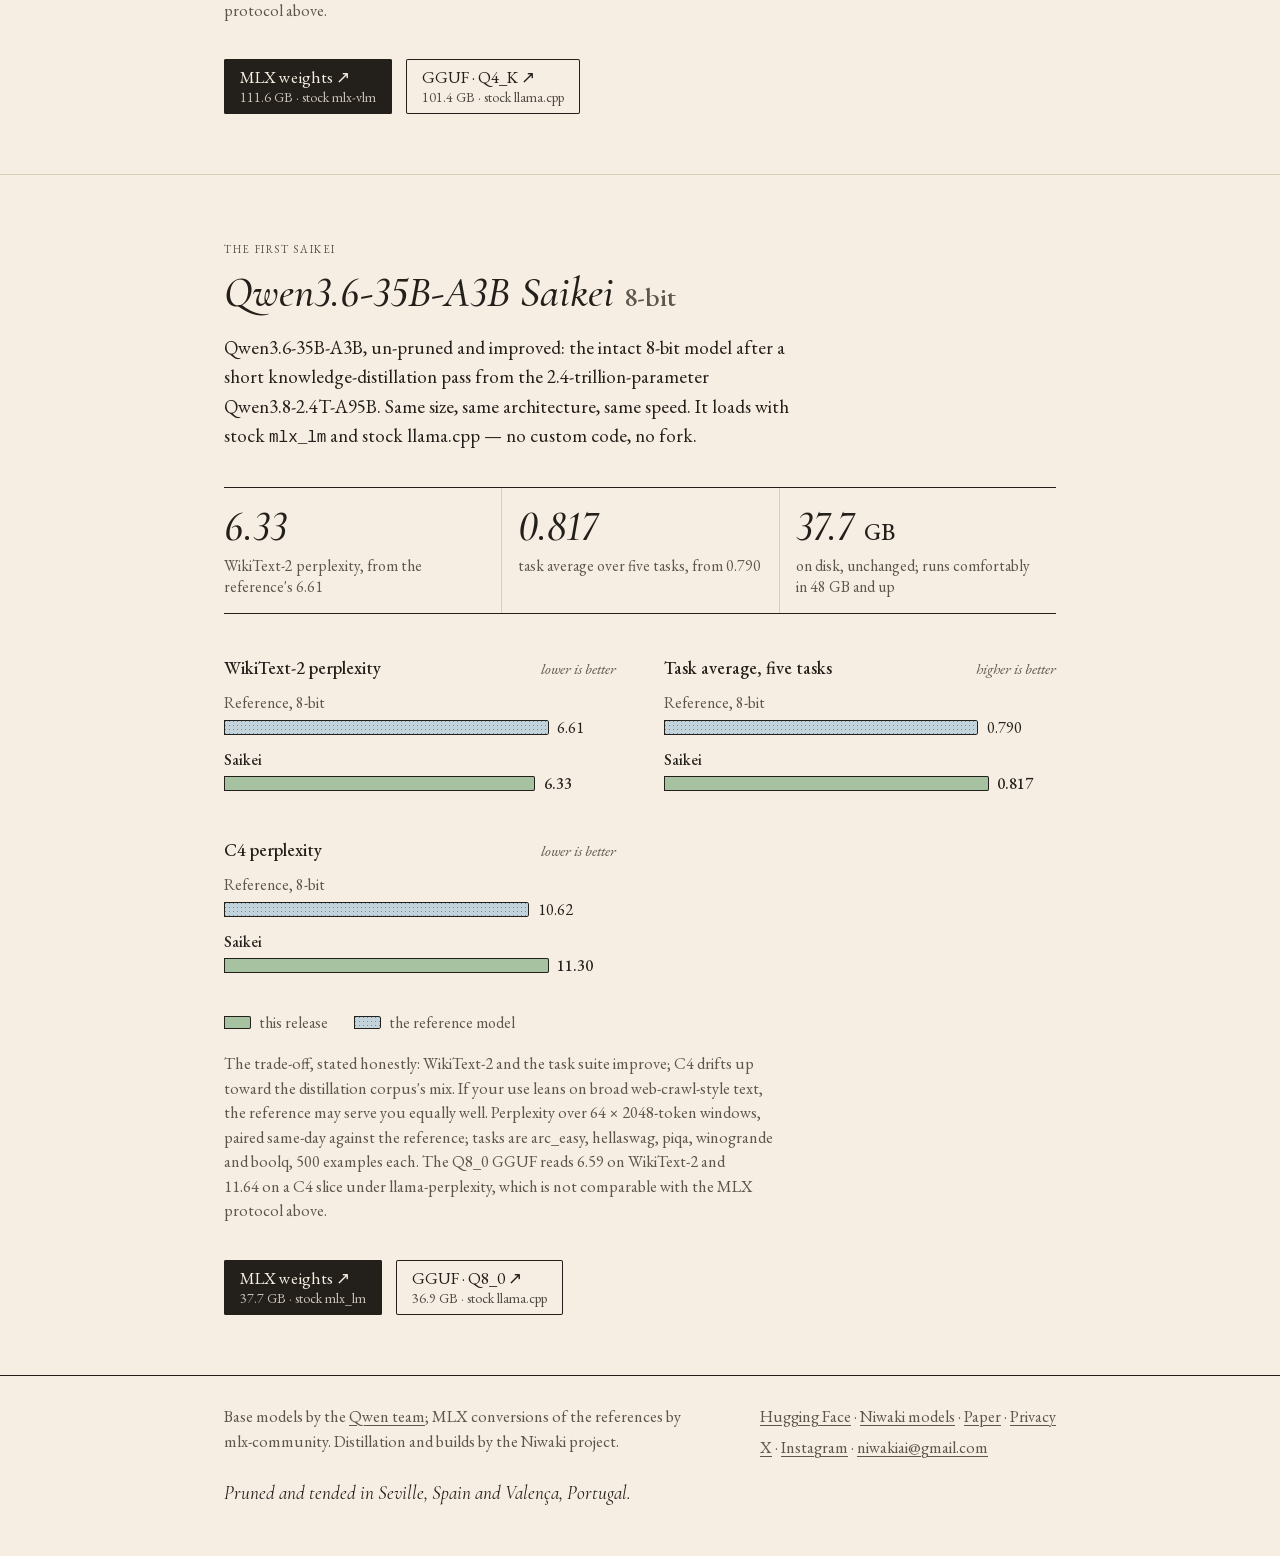
<file: saikei/index.html>
<!DOCTYPE html>
<html lang="en">
<head>
  <meta charset="utf-8">
  <meta name="viewport" content="width=device-width, initial-scale=1">
  <title>Saikei · Niwaki</title>
  <meta name="description" content="Saikei: Qwen3.8-Flash-Next and Qwen3.6-35B-A3B with nothing pruned, refined in place by distillation from the 2.4-trillion-parameter Qwen3.8-2.4T-A95B. Same size, same architecture, same speed; MLX and GGUF weights.">
  <link rel="canonical" href="https://niwakiai.com/saikei/">
  <meta property="og:type" content="website">
  <meta property="og:title" content="Saikei · Niwaki">
  <meta property="og:description" content="Qwen3.8-Flash-Next and Qwen3.6-35B-A3B with nothing pruned, refined in place. Same size, same architecture, same speed.">
  <meta property="og:url" content="https://niwakiai.com/saikei/">
  <meta property="og:image" content="https://niwakiai.com/assets/og-saikei.jpg">
  <meta name="twitter:card" content="summary_large_image">
  <meta name="twitter:site" content="@NiwakiAI">
  <meta name="theme-color" content="#F7EEE3">
  <link rel="icon" type="image/png" sizes="32x32" href="../assets/favicon-32.png?v=2">
  <link rel="icon" type="image/png" sizes="64x64" href="../assets/favicon-64.png?v=2">
  <link rel="apple-touch-icon" href="../assets/apple-touch-icon.png?v=2">
  <link rel="stylesheet" href="../style.css">
</head>
<body>

<header class="top">
  <div class="wrap">
  <nav class="nav" aria-label="Site">
    <a class="mark" href="../"><img src="../assets/logo.png" width="168" height="168" alt="">Niwaki</a>
    <ul>
      <li><a href="../">Kanji</a></li>
      <li><a href="../niwaki/">Niwaki</a></li>
      <li><a href="./" aria-current="page">Saikei</a></li>
      <li><a href="../origami/">Origami</a></li>
      <li><a href="../nihonga/">Nihonga</a></li>
      <li><a href="../dojo/">Dojo</a></li>
      <li class="ext"><a href="https://huggingface.co/neopolita">Hugging Face ↗</a></li>
    </ul>
    <div class="social"><a href="https://x.com/NiwakiAI" aria-label="Niwaki on X" title="Niwaki on X"><svg viewBox="0 0 24 24" aria-hidden="true" focusable="false"><path fill="currentColor" d="M18.901 1.153h3.68l-8.04 9.19L24 22.846h-7.406l-5.8-7.584-6.638 7.584H.474l8.6-9.83L0 1.154h7.594l5.243 6.932ZM17.61 20.644h2.039L6.486 3.24H4.298Z"/></svg></a><a href="https://www.instagram.com/niwakiai" aria-label="Niwaki on Instagram" title="Niwaki on Instagram"><svg viewBox="0 0 24 24" aria-hidden="true" focusable="false"><rect x="2.75" y="2.75" width="18.5" height="18.5" rx="5.25" fill="none" stroke="currentColor" stroke-width="1.9"/><circle cx="12" cy="12" r="4.4" fill="none" stroke="currentColor" stroke-width="1.9"/><circle cx="17.6" cy="6.4" r="1.25" fill="currentColor"/></svg></a><a href="mailto:niwakiai@gmail.com" aria-label="Email niwakiai@gmail.com" title="niwakiai@gmail.com"><svg viewBox="0 0 24 24" aria-hidden="true" focusable="false"><rect x="2.75" y="4.75" width="18.5" height="14.5" rx="1.75" fill="none" stroke="currentColor" stroke-width="1.9"/><path d="m3.5 6 8.5 7 8.5-7" fill="none" stroke="currentColor" stroke-width="1.9" stroke-linejoin="round"/></svg></a></div>
  </nav>
  </div>
</header>

<main>
  <div class="wrap hero">
    <div class="lead">
      <p>Saikei (栽景) are Japan's planted landscapes — miniature living scenes grown whole on a tray, where nothing is cut away: the art is in the cultivation.</p>
      <p>Where the Niwaki releases prune the tree, these models prune nothing. Each is its reference model, refined in place.</p>
    </div>
    <figure class="tree plate-art">
      <picture>
        <source srcset="../assets/saikei.webp" type="image/webp">
        <img src="../assets/saikei.jpg" width="1774" height="887" alt="Engraving of a saikei landscape: a leaning pine on a rocky island, a rock peak with a stone lantern and a small waterfall, over still water.">
      </picture>
    </figure>
  </div>

  <!-- ======================= Flash-Next Saikei v1.0 ======================= -->
  <section id="flash-next" class="first" aria-labelledby="h-fn-saikei">
    <div class="wrap">
      <p class="eyebrow">Latest release</p>
      <h2 id="h-fn-saikei"><span class="nb">Qwen3.8-Flash-Next</span> <span class="nb">Saikei v1.0</span> <span class="sub">4-bit</span></h2>
      <p class="summary">Qwen3.8-Flash-Next, un-pruned and improved: the intact 4-bit model distilled against the 2.4-trillion-parameter <span class="nb">Qwen3.8-2.4T-A95B</span>. Same size, same architecture, same speed — and every axis we measure improves or holds: both perplexities, the task average, and the program-state behaviours. It loads with stock <code>mlx-vlm</code> and stock llama.cpp — no custom code, no fork.</p>

      <ul class="figures">
        <li><span class="n">4.22</span><span class="c">WikiText-2 perplexity, from the reference's 5.06</span></li>
        <li><span class="n">0.830</span><span class="c">task average over five tasks, from 0.759</span></li>
        <li><span class="n">0 <small>/</small> +7</span><span class="c">program-state items lost / gained against the reference, of 1,928</span></li>
        <li><span class="n">111.6 <small>GB</small></span><span class="c">on disk, unchanged; runs in 128 GB</span></li>
      </ul>

      <div class="charts">
        <figure class="chart">
          <figcaption><b>WikiText-2 perplexity</b><i>lower is better</i></figcaption>
          <ol class="bars" style="--max:5.06">
            <li class="open" style="--v:5.06;--i:0"><span class="name">Reference, 4-bit</span><span class="track"><span class="bar"></span><span class="val">5.06</span></span></li>
            <li class="solid" style="--v:4.22;--i:1"><span class="name">Saikei v1.0</span><span class="track"><span class="bar"></span><span class="val">4.22</span></span></li>
          </ol>
        </figure>

        <figure class="chart">
          <figcaption><b>Task average, five tasks</b><i>higher is better</i></figcaption>
          <ol class="bars" style="--max:0.830">
            <li class="open" style="--v:0.759;--i:0"><span class="name">Reference, 4-bit</span><span class="track"><span class="bar"></span><span class="val">0.759</span></span></li>
            <li class="solid" style="--v:0.830;--i:1"><span class="name">Saikei v1.0</span><span class="track"><span class="bar"></span><span class="val">0.830</span></span></li>
          </ol>
        </figure>

        <figure class="chart">
          <figcaption><b>C4 perplexity</b><i>lower is better</i></figcaption>
          <ol class="bars" style="--max:10.97">
            <li class="open" style="--v:10.97;--i:0"><span class="name">Reference, 4-bit</span><span class="track"><span class="bar"></span><span class="val">10.97</span></span></li>
            <li class="solid" style="--v:10.29;--i:1"><span class="name">Saikei v1.0</span><span class="track"><span class="bar"></span><span class="val">10.29</span></span></li>
          </ol>
        </figure>

        <figure class="chart">
          <figcaption><b>Two-step arithmetic</b><i>higher is better</i></figcaption>
          <ol class="bars" style="--max:1">
            <li class="open" style="--v:0.91;--i:0"><span class="name">Reference, 4-bit</span><span class="track"><span class="bar"></span><span class="val">0.91</span></span></li>
            <li class="solid" style="--v:0.94;--i:1"><span class="name">Saikei v1.0</span><span class="track"><span class="bar"></span><span class="val">0.94</span></span></li>
          </ol>
        </figure>
      </div>

      <ul class="key" aria-label="Legend">
        <li><span class="solid"></span>this release</li>
        <li><span class="open"></span>the reference model</li>
      </ul>

      <p class="note">Unlike the first Saikei, nothing trades off here: C4 improves too. Perplexity over 64 × 2048-token windows, paired against the reference; tasks are arc_easy, hellaswag, piqa, winogrande and boolq, 500 examples each, with boolq (0.906 from 0.732) and winogrande (0.776 from 0.682) carrying most of the gain; the program-state suite is scored by forced choice on two held-out seeds. The Q4_K GGUF reads 4.52 on WikiText-2 under llama-perplexity, which is not comparable with the MLX protocol above.</p>

      <ul class="get">
        <li><a class="primary" href="https://huggingface.co/neopolita/Qwen3.8-Flash-Next-Saikei-v1.0-4bit-mlx">MLX weights ↗<small>111.6 GB · stock mlx-vlm</small></a></li>
        <li><a href="https://huggingface.co/neopolita/Qwen3.8-Flash-Next-Saikei-v1.0-gguf">GGUF · Q4_K ↗<small>101.4 GB · stock llama.cpp</small></a></li>
      </ul>
    </div>
  </section>

  <!-- ======================= Qwen3.6-35B-A3B Saikei ======================= -->
  <section id="qwen36" aria-labelledby="h-saikei">
    <div class="wrap">
      <p class="eyebrow">The first Saikei</p>
      <h2 id="h-saikei"><span class="nb">Qwen3.6-35B-A3B</span> <span class="nb">Saikei</span> <span class="sub">8-bit</span></h2>
      <p class="summary">Qwen3.6-35B-A3B, un-pruned and improved: the intact 8-bit model after a short knowledge-distillation pass from the 2.4-trillion-parameter <span class="nb">Qwen3.8-2.4T-A95B</span>. Same size, same architecture, same speed. It loads with stock <code>mlx_lm</code> and stock llama.cpp — no custom code, no fork.</p>

      <ul class="figures three">
        <li><span class="n">6.33</span><span class="c">WikiText-2 perplexity, from the reference's 6.61</span></li>
        <li><span class="n">0.817</span><span class="c">task average over five tasks, from 0.790</span></li>
        <li><span class="n">37.7 <small>GB</small></span><span class="c">on disk, unchanged; runs comfortably in 48 GB and up</span></li>
      </ul>

      <div class="charts">
        <figure class="chart">
          <figcaption><b>WikiText-2 perplexity</b><i>lower is better</i></figcaption>
          <ol class="bars" style="--max:6.61">
            <li class="open" style="--v:6.61;--i:0"><span class="name">Reference, 8-bit</span><span class="track"><span class="bar"></span><span class="val">6.61</span></span></li>
            <li class="solid" style="--v:6.33;--i:1"><span class="name">Saikei</span><span class="track"><span class="bar"></span><span class="val">6.33</span></span></li>
          </ol>
        </figure>

        <figure class="chart">
          <figcaption><b>Task average, five tasks</b><i>higher is better</i></figcaption>
          <ol class="bars" style="--max:0.817">
            <li class="open" style="--v:0.790;--i:0"><span class="name">Reference, 8-bit</span><span class="track"><span class="bar"></span><span class="val">0.790</span></span></li>
            <li class="solid" style="--v:0.817;--i:1"><span class="name">Saikei</span><span class="track"><span class="bar"></span><span class="val">0.817</span></span></li>
          </ol>
        </figure>

        <figure class="chart">
          <figcaption><b>C4 perplexity</b><i>lower is better</i></figcaption>
          <ol class="bars" style="--max:11.30">
            <li class="open" style="--v:10.62;--i:0"><span class="name">Reference, 8-bit</span><span class="track"><span class="bar"></span><span class="val">10.62</span></span></li>
            <li class="solid" style="--v:11.30;--i:1"><span class="name">Saikei</span><span class="track"><span class="bar"></span><span class="val">11.30</span></span></li>
          </ol>
        </figure>

      </div>

      <ul class="key" aria-label="Legend">
        <li><span class="solid"></span>this release</li>
        <li><span class="open"></span>the reference model</li>
      </ul>

      <p class="note">The trade-off, stated honestly: WikiText-2 and the task suite improve; C4 drifts up toward the distillation corpus's mix. If your use leans on broad web-crawl-style text, the reference may serve you equally well. Perplexity over 64 × 2048-token windows, paired same-day against the reference; tasks are arc_easy, hellaswag, piqa, winogrande and boolq, 500 examples each. The Q8_0 GGUF reads 6.59 on WikiText-2 and 11.64 on a C4 slice under llama-perplexity, which is not comparable with the MLX protocol above.</p>

      <ul class="get">
        <li><a class="primary" href="https://huggingface.co/neopolita/Qwen3.6-35B-A3B-Saikei-8bit-mlx">MLX weights ↗<small>37.7 GB · stock mlx_lm</small></a></li>
        <li><a href="https://huggingface.co/neopolita/Qwen3.6-35B-A3B-Saikei-8bit-gguf">GGUF · Q8_0 ↗<small>36.9 GB · stock llama.cpp</small></a></li>
      </ul>
    </div>
  </section>

</main>

<footer>
  <div class="wrap">
    <p>Base models by the <a href="https://huggingface.co/Qwen">Qwen team</a>; MLX conversions of the references by mlx-community. Distillation and builds by the Niwaki project.</p>
    <div class="links">
      <p><a href="https://huggingface.co/neopolita">Hugging Face</a> · <a href="../niwaki/">Niwaki models</a> · <a href="../paper/">Paper</a> · <a href="../privacy/">Privacy</a></p>
      <p class="social"><a href="https://x.com/NiwakiAI">X</a> · <a href="https://www.instagram.com/niwakiai">Instagram</a> · <a href="mailto:niwakiai@gmail.com">niwakiai@gmail.com</a></p>
    </div>
    <p class="made">Pruned and tended in Seville, Spain and Valença, Portugal.</p>
  </div>
</footer>

<!-- Cloudflare Web Analytics --><script type='module' src='https://static.cloudflareinsights.com/beacon.min.js' data-cf-beacon='{"token": "8cd674c9e00d4cffa8a037381ee5b2b9"}'></script><!-- End Cloudflare Web Analytics -->
</body>
</html>
</file>
<file: style.css>
/* Niwaki — a hand-tinted engraving. Warm paper ground (the plates' own paper; their web copies are re-toned to it
   exactly), the engraving's ink for everything that carries meaning, and three pale washes on the chart bars. */

/* The two typefaces, served from the site itself: EB Garamond (© 2017 the EB Garamond Project Authors) and Cormorant
   Garamond (© 2015 the Cormorant Project Authors), each under the SIL Open Font License 1.1 (assets/fonts/OFL-*.txt). The files and
   rules are those Google Fonts served for these styles on 24 November 2026, Latin and extended Latin, which hold every character
   the pages use in these faces; a page asks no other site for a font. */
@font-face { font-family: 'Cormorant Garamond'; font-style: italic; font-weight: 400; font-display: swap;
  src: url("assets/fonts/cormorant-garamond-italic-latin-ext.woff2") format("woff2");  /* latin-ext */
  unicode-range: U+0100-02BA, U+02BD-02C5, U+02C7-02CC, U+02CE-02D7, U+02DD-02FF, U+0304, U+0308, U+0329, U+1D00-1DBF, U+1E00-1E9F, U+1EF2-1EFF, U+2020, U+20A0-20AB, U+20AD-20C4, U+2113, U+2C60-2C7F, U+A720-A7FF; }
@font-face { font-family: 'Cormorant Garamond'; font-style: italic; font-weight: 400; font-display: swap;
  src: url("assets/fonts/cormorant-garamond-italic-latin.woff2") format("woff2");  /* latin */
  unicode-range: U+0000-00FF, U+0131, U+0152-0153, U+02BB-02BC, U+02C6, U+02DA, U+02DC, U+0304, U+0308, U+0329, U+2000-206F, U+20AC, U+2122, U+2191, U+2193, U+2212, U+2215, U+FEFF, U+FFFD; }
@font-face { font-family: 'Cormorant Garamond'; font-style: italic; font-weight: 500; font-display: swap;
  src: url("assets/fonts/cormorant-garamond-italic-latin-ext.woff2") format("woff2");  /* latin-ext */
  unicode-range: U+0100-02BA, U+02BD-02C5, U+02C7-02CC, U+02CE-02D7, U+02DD-02FF, U+0304, U+0308, U+0329, U+1D00-1DBF, U+1E00-1E9F, U+1EF2-1EFF, U+2020, U+20A0-20AB, U+20AD-20C4, U+2113, U+2C60-2C7F, U+A720-A7FF; }
@font-face { font-family: 'Cormorant Garamond'; font-style: italic; font-weight: 500; font-display: swap;
  src: url("assets/fonts/cormorant-garamond-italic-latin.woff2") format("woff2");  /* latin */
  unicode-range: U+0000-00FF, U+0131, U+0152-0153, U+02BB-02BC, U+02C6, U+02DA, U+02DC, U+0304, U+0308, U+0329, U+2000-206F, U+20AC, U+2122, U+2191, U+2193, U+2212, U+2215, U+FEFF, U+FFFD; }
@font-face { font-family: 'EB Garamond'; font-style: italic; font-weight: 400; font-display: swap;
  src: url("assets/fonts/eb-garamond-italic-latin-ext.woff2") format("woff2");  /* latin-ext */
  unicode-range: U+0100-02BA, U+02BD-02C5, U+02C7-02CC, U+02CE-02D7, U+02DD-02FF, U+0304, U+0308, U+0329, U+1D00-1DBF, U+1E00-1E9F, U+1EF2-1EFF, U+2020, U+20A0-20AB, U+20AD-20C4, U+2113, U+2C60-2C7F, U+A720-A7FF; }
@font-face { font-family: 'EB Garamond'; font-style: italic; font-weight: 400; font-display: swap;
  src: url("assets/fonts/eb-garamond-italic-latin.woff2") format("woff2");  /* latin */
  unicode-range: U+0000-00FF, U+0131, U+0152-0153, U+02BB-02BC, U+02C6, U+02DA, U+02DC, U+0304, U+0308, U+0329, U+2000-206F, U+20AC, U+2122, U+2191, U+2193, U+2212, U+2215, U+FEFF, U+FFFD; }
@font-face { font-family: 'EB Garamond'; font-style: normal; font-weight: 400; font-display: swap;
  src: url("assets/fonts/eb-garamond-latin-ext.woff2") format("woff2");  /* latin-ext */
  unicode-range: U+0100-02BA, U+02BD-02C5, U+02C7-02CC, U+02CE-02D7, U+02DD-02FF, U+0304, U+0308, U+0329, U+1D00-1DBF, U+1E00-1E9F, U+1EF2-1EFF, U+2020, U+20A0-20AB, U+20AD-20C4, U+2113, U+2C60-2C7F, U+A720-A7FF; }
@font-face { font-family: 'EB Garamond'; font-style: normal; font-weight: 400; font-display: swap;
  src: url("assets/fonts/eb-garamond-latin.woff2") format("woff2");  /* latin */
  unicode-range: U+0000-00FF, U+0131, U+0152-0153, U+02BB-02BC, U+02C6, U+02DA, U+02DC, U+0304, U+0308, U+0329, U+2000-206F, U+20AC, U+2122, U+2191, U+2193, U+2212, U+2215, U+FEFF, U+FFFD; }
@font-face { font-family: 'EB Garamond'; font-style: normal; font-weight: 500; font-display: swap;
  src: url("assets/fonts/eb-garamond-latin-ext.woff2") format("woff2");  /* latin-ext */
  unicode-range: U+0100-02BA, U+02BD-02C5, U+02C7-02CC, U+02CE-02D7, U+02DD-02FF, U+0304, U+0308, U+0329, U+1D00-1DBF, U+1E00-1E9F, U+1EF2-1EFF, U+2020, U+20A0-20AB, U+20AD-20C4, U+2113, U+2C60-2C7F, U+A720-A7FF; }
@font-face { font-family: 'EB Garamond'; font-style: normal; font-weight: 500; font-display: swap;
  src: url("assets/fonts/eb-garamond-latin.woff2") format("woff2");  /* latin */
  unicode-range: U+0000-00FF, U+0131, U+0152-0153, U+02BB-02BC, U+02C6, U+02DA, U+02DC, U+0304, U+0308, U+0329, U+2000-206F, U+20AC, U+2122, U+2191, U+2193, U+2212, U+2215, U+FEFF, U+FFFD; }

:root {
  color-scheme: light;
  --paper: #F7EEE3;
  --ink: #231F1A;
  --ink-soft: #5E564B;      /* secondary text, 6.3:1 on paper */
  --ink-dim: #746B5D;       /* a dimmed link that still works, 4.6:1 on paper */
  --rule: #D9CDBB;          /* hairlines */

  /* bar washes — deliberately pale; identity never rests on them alone (texture, ink outline, labels, legend) */
  --tint-release: #A7C2A0;  /* pine */
  --tint-earlier: #E9D3A2;  /* ochre */
  --tint-unpruned: #C3D3DB; /* mist */

  --display: "Cormorant Garamond", "Iowan Old Style", "Palatino Linotype", Palatino, Georgia, serif;
  --text: "EB Garamond", "Iowan Old Style", "Palatino Linotype", Palatino, "Hiragino Mincho ProN", "Yu Mincho", Georgia, serif;

  --measure: 56rem;
  --gutter: clamp(1rem, 4vw, 2rem);
}

*, *::before, *::after { box-sizing: border-box; }

html { -webkit-text-size-adjust: 100%; scroll-behavior: smooth; }

body {
  margin: 0;
  background: var(--paper);
  color: var(--ink);
  font-family: var(--text);
  font-size: 1.1875rem;
  line-height: 1.55;
  font-variant-numeric: lining-nums;
  text-rendering: optimizeLegibility;
  -webkit-font-smoothing: antialiased;
}

a {
  color: inherit;
  text-decoration-line: underline;
  text-decoration-thickness: 1px;
  text-underline-offset: 0.18em;
}
a:hover { text-decoration-thickness: 2px; }
:focus-visible { outline: 2px solid var(--ink); outline-offset: 3px; border-radius: 1px; }

.wrap { max-width: var(--measure); margin-inline: auto; padding-inline: var(--gutter); }

/* ---------- navigation: stays at the top while the page scrolls ---------- */
.top { position: sticky; top: 0; z-index: 10; background: var(--paper); border-bottom: 1px solid var(--rule); }
.nav {
  display: flex; align-items: center; justify-content: space-between; gap: 1.5rem;
  padding-block: 0.6rem;
}
.nav .mark {
  font-family: var(--display); font-style: italic; font-weight: 500; font-size: 1.6rem; line-height: 1;
  text-decoration: none; display: inline-flex; align-items: center; gap: 0.55rem;
}
.nav .mark img { height: 2.1rem; width: 2.1rem; display: block; }
.nav ul { display: flex; flex-wrap: wrap; gap: 0.35rem 1.4rem; list-style: none; margin: 0; padding: 0; }
.nav li a {
  font-variant-caps: all-small-caps; letter-spacing: 0.09em; font-size: 1.02rem; text-decoration: none;
  border-bottom: 1px solid transparent; padding-bottom: 0.1em;
}
.nav li a:hover, .nav li a[aria-current="page"] { border-bottom-color: var(--ink); }
.nav li.soon a { color: var(--ink-dim); }   /* not ready yet */
/* X, Instagram and email: icons at the bar's end, with their names in the footer; the icons in ink, underlined on hover as the
   bar's words are */
.nav ul { margin-left: auto; }   /* the pages' names and the icons both at the bar's right end */
.nav .social { display: flex; align-items: center; gap: 0.85rem; position: relative; top: 0.32rem; }   /* level with the small caps */
.nav .social a { display: block; line-height: 0; text-decoration: none; padding-bottom: 0.2rem; border-bottom: 1px solid transparent; }
.nav .social a:hover { border-bottom-color: var(--ink); }
.nav .social svg { width: 0.95rem; height: 0.95rem; }
.nav .social a:first-child svg { width: 0.86rem; height: 0.86rem; }   /* X's mark is solid: smaller, to weigh as the outlines do */
footer .links { display: grid; gap: 0.4rem; align-content: start; }   /* the site's links, then X, Instagram and email */
footer .social a { white-space: nowrap; }

/* ---------- a full-width plate (the Saikei page); its file is re-toned to the page's paper, the edges fade ---------- */
.plate { margin: 0 auto; max-width: 75rem; }
.plate img {
  display: block; width: 100%; height: auto; aspect-ratio: 2 / 1;
  -webkit-mask-image: linear-gradient(to right, transparent, #000 3%, #000 97%, transparent), linear-gradient(to bottom, transparent, #000 5%, #000 94%, transparent);
  -webkit-mask-composite: source-in;
  mask-image: linear-gradient(to right, transparent, #000 3%, #000 97%, transparent), linear-gradient(to bottom, transparent, #000 5%, #000 94%, transparent);
  mask-composite: intersect;
}
.lead.solo { padding-block: clamp(1.25rem, 3vw, 2rem) clamp(2.5rem, 6vw, 3.75rem); }
.lead.solo p { max-width: 40ch; }
.lead.solo p + p { max-width: 58ch; }
.lead h1 { margin-bottom: 0.9rem; }

/* ---------- frontispiece: the lead beside the tree ---------- */
.hero {
  display: grid; grid-template-columns: minmax(0, 0.95fr) minmax(0, 1.05fr); align-items: center; gap: 1.5rem clamp(1.5rem, 4vw, 3rem);
  padding-block: clamp(2rem, 5vw, 3.5rem) clamp(2.5rem, 6vw, 4rem);
}
.tree { margin: 0; justify-self: end; width: 100%; max-width: 31rem; }
.tree img {
  display: block; width: 100%; height: auto; aspect-ratio: 1221 / 868;
  /* same paper as the page, but grainy: fade the edges so the crop never shows */
  -webkit-mask-image: linear-gradient(to right, transparent, #000 5%, #000 95%, transparent), linear-gradient(to bottom, transparent, #000 4%, #000 94%, transparent);
  -webkit-mask-composite: source-in;
  mask-image: linear-gradient(to right, transparent, #000 5%, #000 95%, transparent), linear-gradient(to bottom, transparent, #000 4%, #000 94%, transparent);
  mask-composite: intersect;
}
.lead p {
  font-family: var(--display); font-style: italic; font-weight: 400;
  font-size: clamp(1.45rem, 2.9vw, 2rem); line-height: 1.32; max-width: 30ch; margin: 0;
  text-wrap: balance;
}
.lead p + p {
  font-family: var(--text); font-style: normal; font-size: 1.1875rem; line-height: 1.55;
  color: var(--ink-soft); max-width: 46ch; margin-top: 1.25rem; text-wrap: pretty;
}

/* ---------- sections ---------- */
section { padding-block: clamp(2.25rem, 6vw, 3.75rem); border-top: 1px solid var(--rule); scroll-margin-top: 3.4rem; }
section.first { border-top: 1px solid var(--ink); }

.eyebrow {
  font-variant-caps: all-small-caps; letter-spacing: 0.1em; font-size: 1.02rem; color: var(--ink-soft); margin: 0 0 0.5rem;
}
h1, h2, h3 { font-family: var(--display); font-style: italic; font-weight: 500; line-height: 1.12; margin: 0; text-wrap: balance; }
h1 { font-size: clamp(2.2rem, 5.2vw, 3.3rem); }
h2 { font-size: clamp(1.9rem, 4.4vw, 2.7rem); }
h3 { font-size: 1.55rem; margin-top: 2.75rem; }
.nb { white-space: nowrap; }
.sub { font-family: var(--text); font-style: normal; font-size: 0.62em; color: var(--ink-soft); white-space: nowrap; }

.summary { max-width: 64ch; margin: 1rem 0 0; text-wrap: pretty; }
code { font-family: ui-monospace, "SF Mono", Menlo, Consolas, monospace; font-size: 0.84em; }
.note { max-width: 70ch; color: var(--ink-soft); font-size: 1.02rem; line-height: 1.5; margin: 1.1rem 0 0; text-wrap: pretty; }

/* headline figures */
.figures {
  display: grid; grid-template-columns: repeat(4, minmax(0, 1fr)); gap: 0;
  margin: 2.25rem 0 0; padding: 0; list-style: none;
  border-block: 1px solid var(--ink);
}
.figures.three { grid-template-columns: repeat(3, minmax(0, 1fr)); }
.figures.two { grid-template-columns: repeat(2, minmax(0, 1fr)); }
.figures li { padding: 1.05rem 1rem 1rem 0; }
.figures li + li { border-left: 1px solid var(--rule); padding-left: 1rem; }
.figures .n {
  display: block; font-family: var(--display); font-style: italic; font-weight: 500;
  font-size: clamp(1.9rem, 4.2vw, 2.7rem); line-height: 1; white-space: nowrap;
}
.figures .n small { font-size: 0.55em; font-style: normal; font-family: var(--text); letter-spacing: 0.02em; }
.figures .c { display: block; margin-top: 0.45rem; font-size: 0.98rem; line-height: 1.35; color: var(--ink-soft); }

/* ---------- charts: engraved bars ---------- */
.charts { display: grid; grid-template-columns: repeat(2, minmax(0, 1fr)); gap: 2.5rem 3rem; margin-top: 2.5rem; }
.chart { margin: 0; min-width: 0; }
.chart.wide { grid-column: 1 / -1; }
.chart figcaption { display: flex; flex-wrap: wrap; align-items: baseline; justify-content: space-between; gap: 0.15rem 1rem; margin-bottom: 0.7rem; }
.chart figcaption b { font-weight: 500; font-size: 1.12rem; }
.chart figcaption i { font-size: 0.95rem; color: var(--ink-soft); }

.bars { list-style: none; margin: 0; padding: 0; display: grid; gap: 0.6rem; }
.bars li { display: grid; gap: 0.12rem; }
.bars .name { font-size: 0.98rem; line-height: 1.25; color: var(--ink-soft); }
.bars li.solid .name { color: var(--ink); font-weight: 500; }
.bars li:hover .name { color: var(--ink); }
.bars .track { display: flex; align-items: center; gap: 0.55rem; min-width: 0; }
.bars .bar {
  flex: none; height: 0.95rem; min-width: 2px;
  width: calc(var(--v) / var(--max) * (100% - 7.5ch));
  border-radius: 0 2px 2px 0;
  box-shadow: inset 0 0 0 1px var(--ink);
  transform-origin: left center;
  animation: draw 0.8s cubic-bezier(0.2, 0.7, 0.2, 1) both;
  animation-delay: calc(var(--i, 0) * 70ms);
}
.bars .val { font-variant-numeric: lining-nums tabular-nums; font-size: 1.02rem; white-space: nowrap; }
.bars li.solid .val { font-weight: 500; }

.solid .bar, .key .solid { background: var(--tint-release); }
.hatch .bar, .key .hatch { background: repeating-linear-gradient(135deg, rgb(35 31 26 / 0.5) 0 1px, transparent 1px 3.6px), var(--tint-earlier); }
.open .bar, .key .open { background: radial-gradient(circle at 1.5px 1.5px, rgb(35 31 26 / 0.4) 0.55px, transparent 0.75px) 0 0 / 4px 4px, var(--tint-unpruned); }

/* paired bars: one benchmark, two models (the Dojo page) — the wash class sits on each track; the first track may carry
   its difference from the second */
.bars.pairs { gap: 0.9rem; }
.bars.pairs li { gap: 0.22rem; }
.bars.pairs .bar { width: calc(var(--v) / var(--max) * (100% - 13ch)); }
.bars .track.solid .val { font-weight: 500; }
.bars .delta { font-size: 0.92rem; color: var(--ink-soft); font-variant-numeric: lining-nums tabular-nums; white-space: nowrap; }

/* a range (two evaluation seeds): the bar runs to the lower bound, a whisker to the upper */
.bars .whisker {
  flex: none; height: 0.95rem; margin-left: -0.55rem;
  width: calc((var(--v2) - var(--v)) / var(--max) * (100% - 9.5ch));
  border-right: 1px solid var(--ink);
  background: linear-gradient(var(--ink), var(--ink)) left center / 100% 1px no-repeat;
}
.bars li.range .bar { width: calc(var(--v) / var(--max) * (100% - 9.5ch)); }

.key { display: flex; flex-wrap: wrap; gap: 0.4rem 1.6rem; list-style: none; margin: 2rem 0 0; padding: 0; font-size: 0.98rem; color: var(--ink-soft); }
.key li { display: inline-flex; align-items: center; gap: 0.5rem; }
.key span { width: 1.7rem; height: 0.8rem; box-shadow: inset 0 0 0 1px var(--ink); border-radius: 0 2px 2px 0; }

@keyframes draw { from { transform: scaleX(0); } }

/* ---------- downloads ---------- */
.get { display: flex; flex-wrap: wrap; gap: 0.6rem 0.9rem; margin: 2.25rem 0 0; padding: 0; list-style: none; }
.get a {
  display: inline-block; text-decoration: none; padding: 0.5rem 1rem 0.55rem;
  box-shadow: inset 0 0 0 1px var(--ink); border-radius: 2px; font-size: 1.05rem; line-height: 1.2;
}
.get a:hover { background: var(--ink); color: var(--paper); }
.get a.primary { background: var(--ink); color: var(--paper); }
.get a.primary:hover { background: transparent; color: var(--ink); }
.get small { display: block; font-size: 0.86rem; opacity: 0.8; margin-top: 0.1rem; }
.get + .get { margin-top: 0.6rem; }        /* a second row of downloads (MLX, then GGUF) */

/* release list (earlier generations) */
.releases { list-style: none; margin: 1.5rem 0 0; padding: 0; border-top: 1px solid var(--rule); }
.releases li {
  display: grid; grid-template-columns: minmax(0, 1.5fr) minmax(0, 1.6fr) auto; gap: 0.25rem 1.5rem; align-items: baseline;
  padding-block: 0.8rem; border-bottom: 1px solid var(--rule);
}
.releases .what { font-weight: 500; }
.releases .nums { color: var(--ink-soft); font-size: 1.02rem; font-variant-numeric: lining-nums tabular-nums; }
.releases .links { white-space: nowrap; font-size: 1.02rem; }
.releases.pair li { grid-template-columns: minmax(0, 1fr) minmax(0, 1.9fr); }

/* facts: a labelled list under a project's summary (the Dojo page) */
.facts { margin: 1.75rem 0 0; border-top: 1px solid var(--rule); }
.facts > div {
  display: grid; grid-template-columns: minmax(0, 1fr) minmax(0, 3.4fr); gap: 0.15rem 1.5rem; align-items: baseline;
  padding-block: 0.8rem; border-bottom: 1px solid var(--rule);
}
.facts dt { font-variant-caps: all-small-caps; letter-spacing: 0.09em; font-size: 1.02rem; color: var(--ink-soft); }
.facts dd { margin: 0; max-width: 64ch; text-wrap: pretty; }
h3 + .summary { margin-top: 0.6rem; }
h3 + .facts { margin-top: 1.1rem; }

/* ---------- paper page ---------- */
.paper { padding-block: clamp(3rem, 10vw, 7rem) clamp(3rem, 8vw, 5rem); }
.paper h1 { max-width: 18ch; }
.paper p { max-width: 60ch; text-wrap: pretty; }
.paper .big { font-family: var(--display); font-style: italic; font-size: clamp(1.4rem, 3vw, 1.9rem); line-height: 1.35; margin-top: 1.5rem; max-width: 34ch; }
.paper ul { max-width: 60ch; padding-left: 1.2rem; }
.paper li { margin-block: 0.3rem; }

/* ---------- footer ---------- */
footer { border-top: 1px solid var(--ink); padding-block: 1.75rem 3rem; color: var(--ink-soft); font-size: 1.02rem; }
footer .wrap { display: flex; flex-wrap: wrap; justify-content: space-between; gap: 0.75rem 2rem; }
footer p { margin: 0; max-width: 58ch; }
footer .made { flex-basis: 100%; max-width: none; margin-top: 0.4rem; font-family: var(--display); font-style: italic; font-size: 1.2rem; color: var(--ink); }

/* ---------- small screens ---------- */
@media (max-width: 46rem) {
  body { font-size: 1.125rem; }
  .charts { grid-template-columns: minmax(0, 1fr); gap: 2.25rem; }
  .figures { grid-template-columns: repeat(2, minmax(0, 1fr)); }
  .figures li { padding: 0.9rem 0.75rem 0.85rem 0; }
  .figures li + li { border-left: 0; padding-left: 0; }
  .figures li:nth-child(even) { border-left: 1px solid var(--rule); padding-left: 0.9rem; }
  .figures li:nth-child(n + 3) { border-top: 1px solid var(--rule); }
  .figures.three { grid-template-columns: repeat(2, minmax(0, 1fr)); }
  .releases li { grid-template-columns: minmax(0, 1fr); }
  .releases.pair li, .facts > div { grid-template-columns: minmax(0, 1fr); }
  .hero { grid-template-columns: minmax(0, 1fr); }
  .tree { order: -1; justify-self: center; max-width: 24rem; }
  .nav { gap: 0.1rem 1rem; flex-wrap: wrap; padding-block: 0.5rem; }
  .nav ul { gap: 0.3rem 0.95rem; flex-wrap: wrap; }
  section { scroll-margin-top: 5rem; }
  .nav li a { font-size: 0.98rem; letter-spacing: 0.07em; }
  .nav li.ext { display: none; }            /* the bar stays one line; the link is in the footer too */
  .nav .social { order: 1; margin-left: auto; top: 0; }   /* on the logo's line, at its right end */
  .nav ul { order: 2; flex-basis: 100%; }
}

@media (prefers-reduced-motion: reduce) {
  html { scroll-behavior: auto; }
  .bars .bar { animation: none; }
}

@media print {
  .bars .bar { animation: none; }
  .top { position: static; }
  .nav ul, .nav .social, .get { display: none; }
}

/* ---------- a 2:1 plate (Saikei, Origami, Nihonga, Dojo) beside the lead, laid out like the Niwaki tree ---------- */
.tree.plate-art { max-width: 36rem; }
.tree.plate-art img { aspect-ratio: 2 / 1; }
</file>
<file: kanji/kanji.css>
/* Kanji's page: what style.css doesn't have yet. The waiting-list button (a button, no action yet), the comparison table and the
   demos' placeholders, in the site's paper, ink and hairlines. */

/* ---------- the waiting list ---------- */
.lead .get { margin-top: 1.75rem; }
.get button {
  display: inline-block; font: inherit; font-size: 1.05rem; line-height: 1.2; cursor: pointer;
  padding: 0.5rem 1rem 0.55rem; border: 0; border-radius: 2px;
  background: var(--ink); color: var(--paper); box-shadow: inset 0 0 0 1px var(--ink);
}
.get button:hover { background: transparent; color: var(--ink); }
.get button:focus-visible { outline: 2px solid var(--ink); outline-offset: 3px; }
.get button small { display: block; font-size: 0.86rem; opacity: 0.8; margin-top: 0.1rem; }
.get.big button { font-size: 1.2rem; padding: 0.7rem 1.4rem 0.75rem; }
/* the waiting list's two buttons as wide as the text over each: the hero's paragraph (46ch) and the last section's summary (64ch),
   each list in the body's font so that its ch is theirs */
.lead .get, #waitlist .get { display: block; }
.lead .get { max-width: 46ch; }
#waitlist .get { max-width: 64ch; }
.lead .get li, #waitlist .get li { display: block; }
.lead .get button, #waitlist .get button { display: block; width: 100%; font-size: 1.3rem; padding: 0.85rem 1.2rem 0.9rem; }
.lead .get button small { font-size: 0.95rem; margin-top: 0.15rem; }
.get button.ghost { background: transparent; color: var(--ink); }      /* a secondary action: outlined, filled on hover */
.get button.ghost:hover { background: var(--ink); color: var(--paper); }

/* ---------- reading against writing: a comparison, in hairlines ---------- */
.compare-scroll { margin-top: 1.75rem; overflow-x: auto; }
.compare { width: 100%; min-width: 44rem; border-collapse: collapse; font-size: 1.02rem; line-height: 1.35; }
.compare th, .compare td { text-align: left; vertical-align: top; padding: 0.7rem 0.9rem 0.7rem 0; border-bottom: 1px solid var(--rule); }
.compare thead th {
  font-weight: 400; font-variant-caps: all-small-caps; letter-spacing: 0.09em; color: var(--ink-soft);
  border-bottom: 1px solid var(--ink); padding-top: 0;
}
.compare tbody th { font-weight: 400; font-variant-caps: all-small-caps; letter-spacing: 0.09em; color: var(--ink-soft); width: 15%; }
.compare td { color: var(--ink-soft); }
.compare td.us { color: var(--ink); background: color-mix(in srgb, var(--tint-release) 26%, transparent); padding-left: 0.7rem; }
.compare thead th.us { color: var(--ink); padding-left: 0.7rem; }
.compare td.us + td, .compare th.us + th { padding-left: 1.1rem; }   /* air between Kanji's tinted column and the next */

/* ---------- the demos' heading: "bring your own schema" in ink and medium weight, where a subtitle is grey */
h2 .sub.byos { color: var(--ink); font-weight: 500; }

/* ---------- benchmarks: a chart of Kanji's readings alone names its sets plainly, as the other charts name their other models */
.bars.one li.solid .name { font-weight: 400; color: var(--ink-soft); }
.bars.one li.solid:hover .name { color: var(--ink); }

/* ---------- benchmarks: on the documents' chart, a tick where the two independent gold tables of the same documents agree with each
   other, scored as Kanji is. It sits on the bars' own scale: --h over --max of the track less the 7.5ch kept for a value, in the
   bar's own font (so the tick sets no font size of its own; its number does) */
.bars li.ref .track { position: relative; }
.bars .agree {
  position: absolute; top: 50%; left: calc(var(--h) / var(--max) * (100% - 7.5ch));
  height: 1.5rem; transform: translateY(-50%);
  display: flex; align-items: center; padding-left: 0.35rem;
  border-left: 1.5px solid var(--ink); pointer-events: none;
}
.bars .agree .n { font-size: 0.86rem; color: var(--ink-soft); font-variant-numeric: lining-nums tabular-nums; white-space: nowrap; }
.key span.agree { height: 1.1rem; box-shadow: none; border-radius: 0; background: linear-gradient(var(--ink), var(--ink)) center / 1.5px 100% no-repeat; }
.sr { position: absolute; width: 1px; height: 1px; overflow: hidden; clip-path: inset(50%); white-space: nowrap; }   /* read aloud, not shown */

/* ---------- a video in a popup: everything around it dimmed; a click outside it, or Escape, closes it ---------- */
.player { padding: 0; border: 0; background: transparent; width: min(calc(100vw - 9rem), 1280px, calc(82vh * 16 / 9)); max-width: none; max-height: 92vh; overflow: visible; }
.player::backdrop { background: rgb(20 17 14 / 0.84); }
.player video { display: block; width: 100%; height: auto; max-height: 92vh; background: #000; box-shadow: 0 12px 48px rgb(0 0 0 / 0.45); }
.player .hint { position: absolute; top: -2rem; right: 0; margin: 0; color: rgb(247 238 227 / 0.8); font-size: 0.95rem; pointer-events: none; }
.player .title {
  position: absolute; top: -2.25rem; left: 0; max-width: 62%; margin: 0; pointer-events: none;
  font-family: var(--display); font-style: italic; font-size: 1.3rem; line-height: 1.2; color: #F7EEE3;
  white-space: nowrap; overflow: hidden; text-overflow: ellipsis;
}
/* the arrows to the previous and next demo, in the dimmed space on either side of the video */
.player .step {
  position: absolute; top: 50%; width: 3rem; height: 3rem; margin-top: -1.5rem; display: grid; place-items: center; padding: 0;
  border: 0; border-radius: 50%; cursor: pointer; font: inherit; font-size: 1.3rem; line-height: 1; color: #F7EEE3;
  background: rgb(247 238 227 / 0.1); box-shadow: inset 0 0 0 1px rgb(247 238 227 / 0.6); transition: background-color 0.2s ease;
}
.player .step:hover { background: rgb(247 238 227 / 0.25); }
.player .step:focus-visible { outline: 2px solid #F7EEE3; outline-offset: 3px; }
/* under a video made from someone else's footage, a link to the original, in the paper's colour over the dimmed page */
.player .source {
  position: absolute; top: calc(100% + 0.6rem); left: 0; right: 0; margin: 0;
  font-size: 0.95rem; line-height: 1.35; color: rgb(247 238 227 / 0.8);
}
.player .source[hidden] { display: none; }
.player .source a { color: #F7EEE3; }
.player .prev { left: -4rem; }
.player .next { right: -4rem; }
@media (max-width: 46rem) {   /* no room beside the video on a phone: the arrows sit on its edges, the hint under it */
  .player { width: 94vw; }
  .player .step { width: 2.5rem; height: 2.5rem; margin-top: -1.25rem; background: rgb(20 17 14 / 0.6); }
  .player .prev { left: 0.35rem; }
  .player .next { right: 0.35rem; }
  .player .title { max-width: 100%; font-size: 1.1rem; }
  .player .hint { top: auto; bottom: -1.9rem; }
  .player .source { top: calc(100% + 2.4rem); }   /* under the hint */
}
/* a phone held upright plays a demo's portrait version (the script's `upright`): as tall as the screen allows, with room left above
   it for the title and below it for the hint and a credit; dvh where the browser has it, so that its own bars are counted */
.player.portrait { width: min(94vw, calc((100vh - 12rem) * 9 / 16)); width: min(94vw, calc((100dvh - 12rem) * 9 / 16)); }
.player.portrait video { max-height: calc(100vh - 12rem); max-height: calc(100dvh - 12rem); }

/* ---------- the demos, to come ---------- */
/* a horizontal carousel: three tiles in view, the rest a scroll away (arrows, a swipe or a tab), each tile snapping to the start */
.carousel { margin-top: 1.75rem; }
.reels {
  display: grid; grid-auto-flow: column; grid-auto-columns: calc((100% - 2 * 1.5rem) / 3); gap: 1.5rem;
  overflow-x: auto; overscroll-behavior-x: contain; scroll-snap-type: x mandatory; scroll-behavior: smooth;
  scrollbar-width: none; padding: 3px 3px 0.25rem; margin: -3px -3px 0; scroll-padding-inline: 3px;   /* room for a tile's focus ring */
}
.reels::-webkit-scrollbar { display: none; }
.reel { margin: 0; scroll-snap-align: start; }
.carousel-nav { display: flex; justify-content: flex-end; align-items: center; gap: 0.5rem; margin-top: 0.9rem; }
.carousel-nav .count { margin-right: auto; font-size: 0.95rem; color: var(--ink-soft); font-variant-numeric: lining-nums tabular-nums; }
.carousel-nav button {
  width: 2.4rem; height: 2.4rem; display: grid; place-items: center; padding: 0; border: 0; border-radius: 50%; cursor: pointer;
  font: inherit; font-size: 1.1rem; line-height: 1; color: var(--ink); background: transparent; box-shadow: inset 0 0 0 1px var(--ink);
}
.carousel-nav button:hover:not(:disabled) { background: var(--ink); color: var(--paper); }
.carousel-nav button:disabled { opacity: 0.3; cursor: default; }
.carousel-nav button:focus-visible { outline: 2px solid var(--ink); outline-offset: 3px; }
.reel .frame {
  aspect-ratio: 16 / 9; display: grid; place-items: center; text-align: center; padding: 1rem;
  box-shadow: inset 0 0 0 1px var(--ink-soft);
  background: repeating-linear-gradient(135deg, rgb(35 31 26 / 0.05) 0 1px, transparent 1px 7px);
  font-family: var(--display); font-style: italic; font-size: 1.25rem; color: var(--ink-soft);
}
.reel figcaption { margin-top: 0.55rem; font-size: 0.98rem; color: var(--ink-soft); }
.reel figcaption b { font-weight: 500; color: var(--ink); }

/* a demo's tile: its poster as a button that opens the video in the popup, a play mark on it and its length in a corner */
.reel .frame.play {
  position: relative; display: block; width: 100%; padding: 0; border: 0; border-radius: 0; cursor: pointer; overflow: hidden;
  background: var(--paper); box-shadow: inset 0 0 0 1px var(--ink-soft);
}
.reel .frame.play img { display: block; width: 100%; height: 100%; object-fit: cover; transition: filter 0.3s ease; }
.reel .frame.play::after {
  content: ""; position: absolute; left: 50%; top: 50%; width: 3.2rem; height: 3.2rem; margin: -1.6rem 0 0 -1.6rem; border-radius: 50%;
  background: rgb(35 31 26 / 0.78) url("data:image/svg+xml,%3Csvg xmlns='http://www.w3.org/2000/svg' viewBox='0 0 24 24'%3E%3Cpath d='M9 6.5v11l9-5.5z' fill='%23F7EEE3'/%3E%3C/svg%3E") center / 1.5rem no-repeat;
  box-shadow: 0 4px 14px rgb(0 0 0 / 0.22); transition: transform 0.2s ease, background-color 0.2s ease;
}
.reel .frame.play:hover img { filter: brightness(0.94); }
.reel .frame.play:hover::after { transform: scale(1.07); background-color: rgb(35 31 26 / 0.92); }
.reel .frame.play:focus-visible { outline: 2px solid var(--ink); outline-offset: 3px; }
.reel .frame .len {
  position: absolute; right: 0.45rem; bottom: 0.4rem; padding: 0.05rem 0.4rem; border-radius: 2px;
  font-family: var(--text, inherit); font-style: normal; font-size: 0.82rem; line-height: 1.3; color: #F7EEE3; background: rgb(35 31 26 / 0.75);
  font-variant-numeric: lining-nums tabular-nums;
}

@media (max-width: 46rem) {
  .reels { grid-auto-columns: 86%; gap: 1rem; }   /* one tile at a time, the next one's edge in view */
}

/* ---------- where it fits: use cases in a ruled grid, three across (one on a phone), each with the demos that show it, which open
   the player as "Watch the race" does ---------- */
.uses { list-style: none; margin: 1.75rem 0 0; padding: 0; display: grid; grid-template-columns: repeat(3, minmax(0, 1fr)); }
/* rules between the cards only: none above the first row or under the last (three across here, one on a phone) */
@media (min-width: 46.0625rem) {
  .uses li:nth-child(3n + 1):nth-last-child(-n + 3), .uses li:nth-child(3n + 1):nth-last-child(-n + 3) ~ li { border-bottom: 0; }
}
.uses li { padding: 1.05rem 1.25rem 1.15rem 0; border-bottom: 1px solid var(--rule); }
.uses li:not(:nth-child(3n + 1)) { border-left: 1px solid var(--rule); padding-left: 1.25rem; }
.uses b { display: block; font-weight: 500; color: var(--ink); }
/* each use case's icon, to the left of its title, its text hanging under the title: ink lines as fine as the text's, one part
   washed in a tint of the chart bars (pine, ochre, mist), as the site's engravings are hand-tinted */
.uses li { display: grid; grid-template-columns: 1.45rem minmax(0, 1fr); column-gap: 0.65rem; }
.uses li > .ic { grid-column: 1; grid-row: 1; align-self: start; margin-top: calc((1.55em - 1.45rem) / 2); }   /* on the title's first line */
.uses li > :not(.ic) { grid-column: 2; }
/* a row's cards share its two row lines (a subgrid): the title and its line in the first, "Watch" or "See" in the second, so
   that a row's links start level however long the text above them */
.uses li { grid-row: span 2; grid-template-rows: subgrid; row-gap: 0; }
.uses li > .what { grid-row: 1; }
.uses li > .watch { grid-row: 2; }
.uses .ic { width: 1.45rem; height: 1.45rem; fill: none; stroke: currentColor; stroke-width: 1.5; stroke-linecap: round; stroke-linejoin: round; color: var(--ink); }
.uses .ic .pine { fill: var(--tint-release); }
.uses .ic .ochre { fill: var(--tint-earlier); }
.uses .ic .mist { fill: var(--tint-unpruned); }
.uses .ic .ink { fill: currentColor; stroke: none; }
.uses p { margin: 0.3rem 0 0; font-size: 1.02rem; line-height: 1.45; color: var(--ink-soft); text-wrap: pretty; }
.uses p.watch { margin-top: 0.55rem; font-size: 0.95rem; }
.uses .watch button {
  font: inherit; color: var(--ink); background: none; border: 0; padding: 0; cursor: pointer; white-space: nowrap;
  text-decoration-line: underline; text-decoration-thickness: 1px; text-underline-offset: 0.18em;
}
.uses .watch button:hover { text-decoration-thickness: 2px; }
.uses .watch .nw { white-space: nowrap; }   /* a link and the dot after it stay on one line */
.uses .watch a { color: var(--ink); }
@media (max-width: 46rem) {
  .uses { grid-template-columns: minmax(0, 1fr); }
  .uses li, .uses li:not(:nth-child(3n + 1)) { border-left: 0; padding: 0.95rem 0 1rem; }
  .uses li:last-child { border-bottom: 0; }
}

/* ---------- the waiting list's form, in a dialog over the page dimmed: the site's paper, labels in small caps as "What it gives you"
   names its facts, fields on a lighter paper with the hairline, the waiting list's own button to send ---------- */
.signup { padding: 0; border: 1px solid var(--rule); border-radius: 3px; background: var(--paper); color: var(--ink);
  width: min(30rem, calc(100vw - 2rem)); max-width: none; box-shadow: 0 18px 60px rgb(35 31 26 / 0.25); }
.signup::backdrop { background: rgb(20 17 14 / 0.55); }
.signup .panel { position: relative; padding: 2rem 2rem 1.6rem; }
.signup h2 { font-size: 2rem; padding-right: 2.25rem; }
.signup .intro { margin: 0.55rem 0 0.4rem; color: var(--ink-soft); text-wrap: pretty; }
.signup label { display: block; margin-top: 0.9rem; }
.signup label span { display: block; font-variant-caps: all-small-caps; letter-spacing: 0.09em; font-size: 1.02rem; color: var(--ink-soft); }
.signup label i { font-variant-caps: normal; letter-spacing: 0; font-size: 0.92rem; color: var(--ink-dim); margin-left: 0.25rem; }
.signup input[type=email], .signup input[type=text] { display: block; width: 100%; margin-top: 0.2rem; font: inherit; font-size: 1.1rem; color: var(--ink);
  background: color-mix(in srgb, #fff 55%, var(--paper)); border: 1px solid var(--rule); border-radius: 2px; padding: 0.5rem 0.65rem; }
.signup input:focus { outline: 2px solid var(--ink); outline-offset: 1px; border-color: var(--ink); }
.signup .trap { position: absolute; left: -10000px; width: 1px; height: 1px; overflow: hidden; }
.signup .send { display: block; width: 100%; margin-top: 1.4rem; font: inherit; font-size: 1.2rem; line-height: 1.2; cursor: pointer;
  padding: 0.75rem 1rem 0.8rem; border: 0; border-radius: 2px; background: var(--ink); color: var(--paper); box-shadow: inset 0 0 0 1px var(--ink); }
.signup .send:hover:not(:disabled) { background: transparent; color: var(--ink); }
.signup .send:disabled { opacity: 0.6; cursor: default; }
.signup .status { min-height: 1.45em; margin: 0.7rem 0 0; font-size: 0.98rem; color: var(--ink-soft); }
/* consent, unticked until the person ticks it, and the notice's first layer under the button */
.signup label.consent { display: flex; gap: 0.6rem; align-items: flex-start; margin-top: 1.1rem; cursor: pointer; }
.signup label.consent input { flex: none; width: 1.05rem; height: 1.05rem; margin: 0.28rem 0 0; accent-color: var(--ink); }
.signup label.consent span { font-variant-caps: normal; letter-spacing: 0; font-size: 1rem; line-height: 1.45; color: var(--ink); }
.signup .privacy { margin: 0.35rem 0 0; font-size: 0.88rem; line-height: 1.45; color: var(--ink-soft); text-wrap: pretty; }
.signup .close { position: absolute; top: 0.85rem; right: 0.85rem; width: 2.3rem; height: 2.3rem; display: grid; place-items: center;
  padding: 0; border: 0; border-radius: 50%; background: none; font: inherit; font-size: 1.6rem; line-height: 1; color: var(--ink-soft); cursor: pointer; }
.signup .close:hover { color: var(--ink); background: rgb(35 31 26 / 0.06); }
.signup .done p { margin: 0.6rem 0 0.4rem; color: var(--ink-soft); }
@media (max-width: 46rem) {
  .signup .panel { padding: 1.6rem 1.25rem 1.3rem; }
  .signup h2 { font-size: 1.75rem; }
}

@media print {
  .get button { display: none; }
}
</file>
